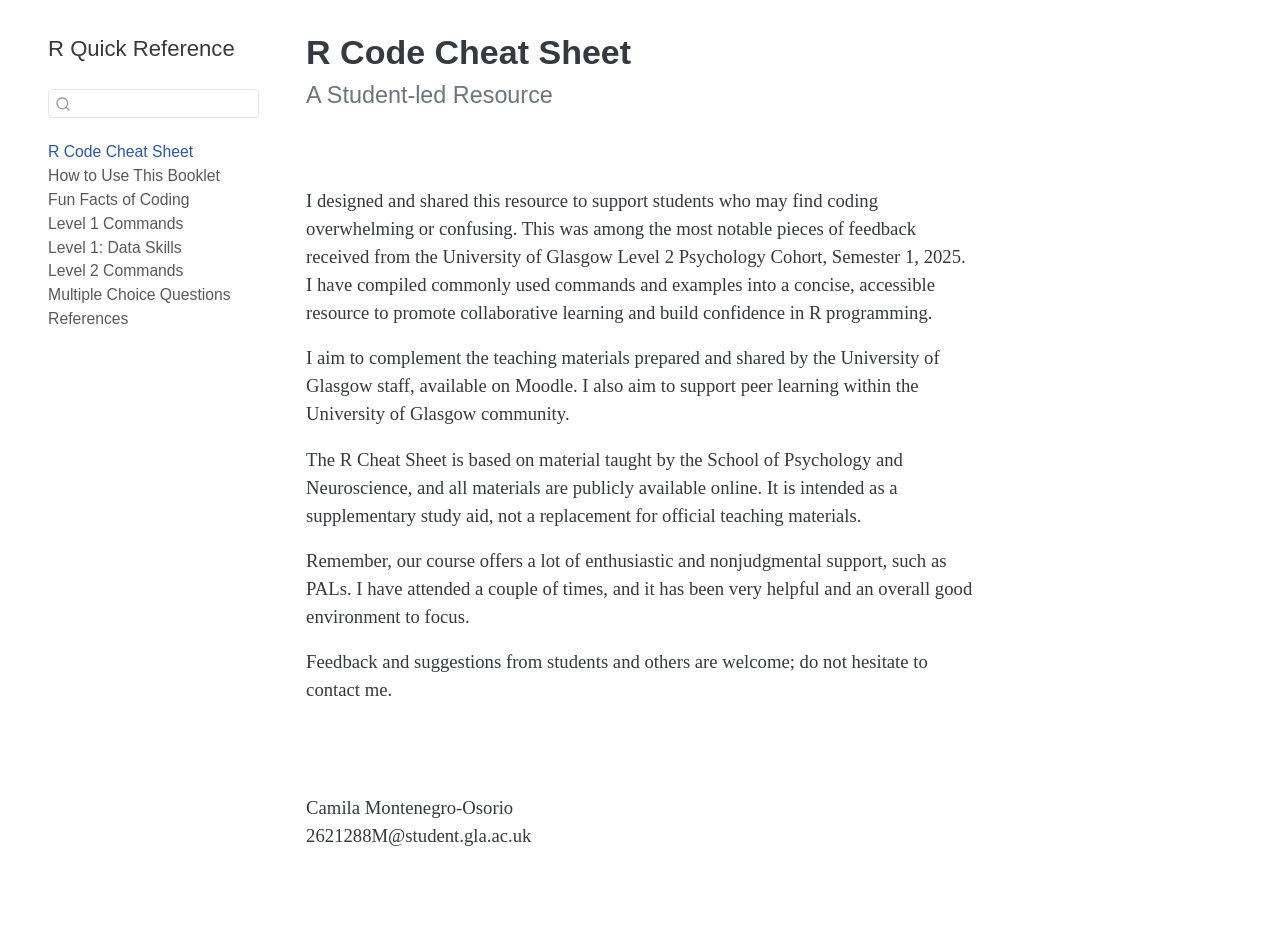
<file: docs/index.html>
<!DOCTYPE html>
<html xmlns="http://www.w3.org/1999/xhtml" lang="en" xml:lang="en"><head>

<meta charset="utf-8">
<meta name="generator" content="quarto-1.10.18">

<meta name="viewport" content="width=device-width, initial-scale=1.0, user-scalable=yes">


<title>R Code Cheat Sheet – R Quick Reference</title>
<style>
/* Default styles provided by pandoc.
** See https://pandoc.org/MANUAL.html#variables-for-html for config info.
*/
span.smallcaps{font-variant: small-caps;}
div.columns{display: flex; gap: 1.5em;}
div.column{flex: auto;}
@media screen {
div.columns{gap: min(4vw, 1.5em);}
div.column{overflow-x: auto;}
}
div.hanging-indent{margin-left: 1.5em; text-indent: -1.5em;}
ul.task-list{list-style: none;}
ul.task-list li input[type="checkbox"] {
  width: 0.8em;
  margin: 0 0.8em 0.2em -1em; /* quarto-specific, see https://github.com/quarto-dev/quarto-cli/issues/4556 */ 
  vertical-align: middle;
}
</style>


<script src="site_libs/quarto-nav/quarto-nav.js"></script>
<script src="site_libs/quarto-nav/headroom.min.js"></script>
<script src="site_libs/clipboard/clipboard.min.js"></script>
<script src="site_libs/quarto-search/autocomplete.umd.js"></script>
<script src="site_libs/quarto-search/fuse.min.js"></script>
<script src="site_libs/quarto-search/quarto-search.js"></script>
<meta name="quarto:offset" content="./">
<script src="site_libs/quarto-html/quarto.js" type="module"></script>
<script src="site_libs/quarto-html/tabsets/tabsets.js" type="module"></script>
<script src="site_libs/quarto-html/popper.min.js"></script>
<script src="site_libs/quarto-html/tippy.umd.min.js"></script>
<script src="site_libs/quarto-html/anchor.min.js"></script>
<link href="site_libs/quarto-html/tippy.css" rel="stylesheet">
<link href="site_libs/quarto-html/quarto-syntax-highlighting-64a204ab8560d761af7679ceaba22944.css" rel="stylesheet" id="quarto-text-highlighting-styles">
<script src="site_libs/bootstrap/bootstrap.min.js"></script>
<link href="site_libs/bootstrap/bootstrap-icons.css" rel="stylesheet">
<link href="site_libs/bootstrap/bootstrap-e5f91ad3aecf1eb9d35c53ff38ad6c57.min.css" rel="stylesheet" append-hash="true" id="quarto-bootstrap" data-mode="light">
<script id="quarto-search-options" type="application/json">{
  "location": "sidebar",
  "copy-button": false,
  "collapse-after": 3,
  "panel-placement": "start",
  "type": "textbox",
  "limit": 50,
  "keyboard-shortcut": [
    "f",
    "/",
    "s"
  ],
  "show-item-context": false,
  "language": {
    "search-no-results-text": "No results",
    "search-matching-documents-text": "matching documents",
    "search-copy-link-title": "Copy link to search",
    "search-hide-matches-text": "Hide additional matches",
    "search-more-match-text": "more match in this document",
    "search-more-matches-text": "more matches in this document",
    "search-clear-button-title": "Clear",
    "search-text-placeholder": "",
    "search-detached-cancel-button-title": "Cancel",
    "search-submit-button-title": "Submit",
    "search-label": "Search"
  }
}</script>


<link rel="stylesheet" href="styles.css">
</head>

<body class="nav-sidebar floating quarto-light">

<div id="quarto-search-results"></div>
  <header id="quarto-header" class="headroom fixed-top">
  <nav class="quarto-secondary-nav">
    <div class="container-fluid d-flex">
      <button type="button" class="quarto-btn-toggle btn" data-bs-toggle="collapse" role="button" data-bs-target=".quarto-sidebar-collapse-item" aria-controls="quarto-sidebar" aria-expanded="false" aria-label="Toggle sidebar navigation" onclick="if (window.quartoToggleHeadroom) { window.quartoToggleHeadroom(); }">
        <i class="bi bi-layout-text-sidebar-reverse"></i>
      </button>
        <nav class="quarto-page-breadcrumbs" aria-label="breadcrumb"><ol class="breadcrumb"><li class="breadcrumb-item"><a href="./index.html">R Code Cheat Sheet</a></li></ol></nav>
        <a class="flex-grow-1" role="navigation" data-bs-toggle="collapse" data-bs-target=".quarto-sidebar-collapse-item" aria-controls="quarto-sidebar" aria-expanded="false" aria-label="Toggle sidebar navigation" onclick="if (window.quartoToggleHeadroom) { window.quartoToggleHeadroom(); }">      
        </a>
      <button type="button" class="btn quarto-search-button" aria-label="Search" onclick="window.quartoOpenSearch();">
        <i class="bi bi-search"></i>
      </button>
    </div>
  </nav>
</header>
<!-- content -->
<div id="quarto-content" class="quarto-container page-columns page-rows-contents page-layout-article">
<!-- sidebar -->
  <nav id="quarto-sidebar" class="sidebar collapse collapse-horizontal quarto-sidebar-collapse-item sidebar-navigation floating overflow-auto">
    <div class="pt-lg-2 mt-2 text-left sidebar-header">
    <div class="sidebar-title mb-0 py-0">
      <a href="./">R Quick Reference</a> 
    </div>
      </div>
        <div class="mt-2 flex-shrink-0 align-items-center">
        <div class="sidebar-search">
        <div id="quarto-search" class="" title="Search"></div>
        </div>
        </div>
    <div class="sidebar-menu-container"> 
    <ul class="list-unstyled mt-1">
        <li class="sidebar-item">
  <div class="sidebar-item-container"> 
  <a href="./index.html" class="sidebar-item-text sidebar-link active">
 <span class="menu-text">R Code Cheat Sheet</span></a>
  </div>
</li>
        <li class="sidebar-item">
  <div class="sidebar-item-container"> 
  <a href="./websiteaim.html" class="sidebar-item-text sidebar-link">
 <span class="menu-text">How to Use This Booklet</span></a>
  </div>
</li>
        <li class="sidebar-item">
  <div class="sidebar-item-container"> 
  <a href="./funfacts.html" class="sidebar-item-text sidebar-link">
 <span class="menu-text">Fun Facts of Coding</span></a>
  </div>
</li>
        <li class="sidebar-item">
  <div class="sidebar-item-container"> 
  <a href="./level1commands.html" class="sidebar-item-text sidebar-link">
 <span class="menu-text">Level 1 Commands</span></a>
  </div>
</li>
        <li class="sidebar-item">
  <div class="sidebar-item-container"> 
  <a href="./settingup.html" class="sidebar-item-text sidebar-link">
 <span class="menu-text">Level 1: Data Skills</span></a>
  </div>
</li>
        <li class="sidebar-item">
  <div class="sidebar-item-container"> 
  <a href="./level2commands.html" class="sidebar-item-text sidebar-link">
 <span class="menu-text">Level 2 Commands</span></a>
  </div>
</li>
        <li class="sidebar-item">
  <div class="sidebar-item-container"> 
  <a href="./mcq.html" class="sidebar-item-text sidebar-link">
 <span class="menu-text">Multiple Choice Questions</span></a>
  </div>
</li>
        <li class="sidebar-item">
  <div class="sidebar-item-container"> 
  <a href="./references.html" class="sidebar-item-text sidebar-link">
 <span class="menu-text">References</span></a>
  </div>
</li>
    </ul>
    </div>
</nav>
<div id="quarto-sidebar-glass" class="quarto-sidebar-collapse-item" data-bs-toggle="collapse" data-bs-target=".quarto-sidebar-collapse-item"></div>
<!-- margin-sidebar -->
    <div id="quarto-margin-sidebar" class="sidebar margin-sidebar zindex-bottom">
        
    </div>
<!-- main -->
<main class="content" id="quarto-document-content">

<header id="title-block-header" class="quarto-title-block default">
<div class="quarto-title">
<h1 class="title">R Code Cheat Sheet</h1>
<p class="subtitle lead">A Student-led Resource</p>
</div>



<div class="quarto-title-meta">

    
  
    
  </div>
  


</header>


<p><br></p>
<p>I designed and shared this resource to support students who may find coding overwhelming or confusing. This was among the most notable pieces of feedback received from the University of Glasgow Level 2 Psychology Cohort, Semester 1, 2025. I have compiled commonly used commands and examples into a concise, accessible resource to promote collaborative learning and build confidence in R programming.</p>
<p>I aim to complement the teaching materials prepared and shared by the University of Glasgow staff, available on Moodle. I also aim to support peer learning within the University of Glasgow community.</p>
<p>The R Cheat Sheet is based on material taught by the School of Psychology and Neuroscience, and all materials are publicly available online. It is intended as a supplementary study aid, not a replacement for official teaching materials.</p>
<p>Remember, our course offers a lot of enthusiastic and nonjudgmental support, such as PALs. I have attended a couple of times, and it has been very helpful and an overall good environment to focus.</p>
<p>Feedback and suggestions from students and others are welcome; do not hesitate to contact me.</p>
<p><br> <br></p>
<p>Camila Montenegro-Osorio <br> 2621288M@student.gla.ac.uk</p>



</main> <!-- /main -->
<script id="quarto-html-after-body" type="application/javascript">
  window.document.addEventListener("DOMContentLoaded", function (event) {
    const icon = "";
    const anchorJS = new window.AnchorJS();
    anchorJS.options = {
      placement: 'right',
      icon: icon
    };
    anchorJS.add('.anchored');
    const isCodeAnnotation = (el) => {
      for (const clz of el.classList) {
        if (clz.startsWith('code-annotation-')) {                     
          return true;
        }
      }
      return false;
    }
    const onCopySuccess = function(e) {
      // button target
      const button = e.trigger;
      // don't keep focus
      button.blur();
      // flash "checked"
      button.classList.add('code-copy-button-checked');
      var currentTitle = button.getAttribute("title");
      button.setAttribute("title", "Copied!");
      let tooltip;
      if (window.bootstrap) {
        button.setAttribute("data-bs-toggle", "tooltip");
        button.setAttribute("data-bs-placement", "left");
        button.setAttribute("data-bs-title", "Copied!");
        tooltip = new bootstrap.Tooltip(button, 
          { trigger: "manual", 
            customClass: "code-copy-button-tooltip",
            offset: [0, -8]});
        tooltip.show();    
      }
      setTimeout(function() {
        if (tooltip) {
          tooltip.hide();
          button.removeAttribute("data-bs-title");
          button.removeAttribute("data-bs-toggle");
          button.removeAttribute("data-bs-placement");
        }
        button.setAttribute("title", currentTitle);
        button.classList.remove('code-copy-button-checked');
      }, 1000);
      // clear code selection
      e.clearSelection();
    }
    const getTextToCopy = function(trigger) {
      const outerScaffold = trigger.parentElement.cloneNode(true);
      const codeEl = outerScaffold.querySelector('code');
      for (const childEl of codeEl.children) {
        if (isCodeAnnotation(childEl)) {
          childEl.remove();
        }
      }
      return codeEl.innerText;
    }
    const clipboard = new window.ClipboardJS('.code-copy-button:not([data-in-quarto-modal])', {
      text: getTextToCopy
    });
    clipboard.on('success', onCopySuccess);
    if (window.document.getElementById('quarto-embedded-source-code-modal')) {
      const clipboardModal = new window.ClipboardJS('.code-copy-button[data-in-quarto-modal]', {
        text: getTextToCopy,
        container: window.document.getElementById('quarto-embedded-source-code-modal')
      });
      clipboardModal.on('success', onCopySuccess);
    }
      var localhostRegex = new RegExp(/^(?:http|https):\/\/localhost\:?[0-9]*\//);
      var mailtoRegex = new RegExp(/^mailto:/);
        var filterRegex = new RegExp('/' + window.location.host + '/');
      var isInternal = (href) => {
          return filterRegex.test(href) || localhostRegex.test(href) || mailtoRegex.test(href);
      }
      // Inspect non-navigation links and adorn them if external
     var links = window.document.querySelectorAll('a[href]:not(.nav-link):not(.navbar-brand):not(.toc-action):not(.sidebar-link):not(.sidebar-item-toggle):not(.pagination-link):not(.no-external):not([aria-hidden]):not(.dropdown-item):not(.quarto-navigation-tool):not(.about-link)');
      for (var i=0; i<links.length; i++) {
        const link = links[i];
        if (!isInternal(link.href)) {
          // undo the damage that might have been done by quarto-nav.js in the case of
          // links that we want to consider external
          if (link.dataset.originalHref !== undefined) {
            link.href = link.dataset.originalHref;
          }
        }
      }
    function tippyHover(el, contentFn, onTriggerFn, onUntriggerFn) {
      const config = {
        allowHTML: true,
        maxWidth: 500,
        delay: 100,
        arrow: false,
        appendTo: function(el) {
            return el.parentElement;
        },
        interactive: true,
        interactiveBorder: 10,
        theme: 'quarto',
        placement: 'bottom-start',
      };
      if (contentFn) {
        config.content = contentFn;
      }
      if (onTriggerFn) {
        config.onTrigger = onTriggerFn;
      }
      if (onUntriggerFn) {
        config.onUntrigger = onUntriggerFn;
      }
      window.tippy(el, config); 
    }
    const noterefs = window.document.querySelectorAll('a[role="doc-noteref"]');
    for (var i=0; i<noterefs.length; i++) {
      const ref = noterefs[i];
      tippyHover(ref, function() {
        // use id or data attribute instead here
        let href = ref.getAttribute('data-footnote-href') || ref.getAttribute('href');
        try { href = new URL(href).hash; } catch {}
        const id = href.replace(/^#\/?/, "");
        const note = window.document.getElementById(id);
        if (note) {
          return note.innerHTML;
        } else {
          return "";
        }
      });
    }
    const xrefs = window.document.querySelectorAll('a.quarto-xref');
    const processXRef = (id, note) => {
      // Strip column container classes
      const stripColumnClz = (el) => {
        el.classList.remove("page-full", "page-columns");
        if (el.children) {
          for (const child of el.children) {
            stripColumnClz(child);
          }
        }
      }
      stripColumnClz(note)
      if (id === null || id.startsWith('sec-')) {
        // Special case sections, only their first couple elements
        const container = document.createElement("div");
        if (note.children && note.children.length > 2) {
          container.appendChild(note.children[0].cloneNode(true));
          for (let i = 1; i < note.children.length; i++) {
            const child = note.children[i];
            if (child.tagName === "P" && child.innerText === "") {
              continue;
            } else {
              container.appendChild(child.cloneNode(true));
              break;
            }
          }
          if (window.Quarto?.typesetMath) {
            window.Quarto.typesetMath(container);
          }
          return container.innerHTML
        } else {
          if (window.Quarto?.typesetMath) {
            window.Quarto.typesetMath(note);
          }
          return note.innerHTML;
        }
      } else {
        // Remove any anchor links if they are present
        const anchorLink = note.querySelector('a.anchorjs-link');
        if (anchorLink) {
          anchorLink.remove();
        }
        if (window.Quarto?.typesetMath) {
          window.Quarto.typesetMath(note);
        }
        if (note.classList.contains("callout")) {
          return note.outerHTML;
        } else {
          return note.innerHTML;
        }
      }
    }
    for (var i=0; i<xrefs.length; i++) {
      const xref = xrefs[i];
      tippyHover(xref, undefined, function(instance) {
        instance.disable();
        let url = xref.getAttribute('href');
        let hash = undefined; 
        if (url.startsWith('#')) {
          hash = url;
        } else {
          try { hash = new URL(url).hash; } catch {}
        }
        if (hash) {
          const id = hash.replace(/^#\/?/, "");
          const note = window.document.getElementById(id);
          if (note !== null) {
            try {
              const html = processXRef(id, note.cloneNode(true));
              instance.setContent(html);
            } finally {
              instance.enable();
              instance.show();
            }
          } else {
            // See if we can fetch this
            fetch(url.split('#')[0])
            .then(res => res.text())
            .then(html => {
              const parser = new DOMParser();
              const htmlDoc = parser.parseFromString(html, "text/html");
              const note = htmlDoc.getElementById(id);
              if (note !== null) {
                const html = processXRef(id, note);
                instance.setContent(html);
              } 
            }).finally(() => {
              instance.enable();
              instance.show();
            });
          }
        } else {
          // See if we can fetch a full url (with no hash to target)
          // This is a special case and we should probably do some content thinning / targeting
          fetch(url)
          .then(res => res.text())
          .then(html => {
            const parser = new DOMParser();
            const htmlDoc = parser.parseFromString(html, "text/html");
            const note = htmlDoc.querySelector('main.content');
            if (note !== null) {
              // This should only happen for chapter cross references
              // (since there is no id in the URL)
              // remove the first header
              if (note.children.length > 0 && note.children[0].tagName === "HEADER") {
                note.children[0].remove();
              }
              const html = processXRef(null, note);
              instance.setContent(html);
            } 
          }).finally(() => {
            instance.enable();
            instance.show();
          });
        }
      }, function(instance) {
      });
    }
        let selectedAnnoteEl;
        const selectorForAnnotation = ( cell, annotation) => {
          let cellAttr = 'data-code-cell="' + cell + '"';
          let lineAttr = 'data-code-annotation="' +  annotation + '"';
          const selector = 'span[' + cellAttr + '][' + lineAttr + ']';
          return selector;
        }
        const selectCodeLines = (annoteEl) => {
          const doc = window.document;
          const targetCell = annoteEl.getAttribute("data-target-cell");
          const targetAnnotation = annoteEl.getAttribute("data-target-annotation");
          const annoteSpan = window.document.querySelector(selectorForAnnotation(targetCell, targetAnnotation));
          const lines = annoteSpan.getAttribute("data-code-lines").split(",");
          const lineIds = lines.map((line) => {
            return targetCell + "-" + line;
          })
          let top = null;
          let height = null;
          let parent = null;
          if (lineIds.length > 0) {
              //compute the position of the single el (top and bottom and make a div)
              const el = window.document.getElementById(lineIds[0]);
              top = el.offsetTop;
              height = el.offsetHeight;
              parent = el.parentElement.parentElement;
            if (lineIds.length > 1) {
              const lastEl = window.document.getElementById(lineIds[lineIds.length - 1]);
              const bottom = lastEl.offsetTop + lastEl.offsetHeight;
              height = bottom - top;
            }
            if (top !== null && height !== null && parent !== null) {
              // cook up a div (if necessary) and position it 
              let div = window.document.getElementById("code-annotation-line-highlight");
              if (div === null) {
                div = window.document.createElement("div");
                div.setAttribute("id", "code-annotation-line-highlight");
                div.style.position = 'absolute';
                parent.appendChild(div);
              }
              div.style.top = top - 2 + "px";
              div.style.height = height + 4 + "px";
              div.style.left = 0;
              let gutterDiv = window.document.getElementById("code-annotation-line-highlight-gutter");
              if (gutterDiv === null) {
                gutterDiv = window.document.createElement("div");
                gutterDiv.setAttribute("id", "code-annotation-line-highlight-gutter");
                gutterDiv.style.position = 'absolute';
                const codeCell = window.document.getElementById(targetCell);
                const gutter = codeCell.querySelector('.code-annotation-gutter');
                gutter.appendChild(gutterDiv);
              }
              gutterDiv.style.top = top - 2 + "px";
              gutterDiv.style.height = height + 4 + "px";
            }
            selectedAnnoteEl = annoteEl;
          }
        };
        const unselectCodeLines = () => {
          const elementsIds = ["code-annotation-line-highlight", "code-annotation-line-highlight-gutter"];
          elementsIds.forEach((elId) => {
            const div = window.document.getElementById(elId);
            if (div) {
              div.remove();
            }
          });
          selectedAnnoteEl = undefined;
        };
          // Handle positioning of the toggle
      window.addEventListener(
        "resize",
        throttle(() => {
          elRect = undefined;
          if (selectedAnnoteEl) {
            selectCodeLines(selectedAnnoteEl);
          }
        }, 10)
      );
      function throttle(fn, ms) {
      let throttle = false;
      let timer;
        return (...args) => {
          if(!throttle) { // first call gets through
              fn.apply(this, args);
              throttle = true;
          } else { // all the others get throttled
              if(timer) clearTimeout(timer); // cancel #2
              timer = setTimeout(() => {
                fn.apply(this, args);
                timer = throttle = false;
              }, ms);
          }
        };
      }
        // Attach click handler to the DT
        const annoteDls = window.document.querySelectorAll('dt[data-target-cell]');
        for (const annoteDlNode of annoteDls) {
          annoteDlNode.addEventListener('click', (event) => {
            const clickedEl = event.target;
            if (clickedEl !== selectedAnnoteEl) {
              unselectCodeLines();
              const activeEl = window.document.querySelector('dt[data-target-cell].code-annotation-active');
              if (activeEl) {
                activeEl.classList.remove('code-annotation-active');
              }
              selectCodeLines(clickedEl);
              clickedEl.classList.add('code-annotation-active');
            } else {
              // Unselect the line
              unselectCodeLines();
              clickedEl.classList.remove('code-annotation-active');
            }
          });
        }
    const findCites = (el) => {
      const parentEl = el.parentElement;
      if (parentEl) {
        const cites = parentEl.dataset.cites;
        if (cites) {
          return {
            el,
            cites: cites.split(' ')
          };
        } else {
          return findCites(el.parentElement)
        }
      } else {
        return undefined;
      }
    };
    var bibliorefs = window.document.querySelectorAll('a[role="doc-biblioref"]');
    for (var i=0; i<bibliorefs.length; i++) {
      const ref = bibliorefs[i];
      const citeInfo = findCites(ref);
      if (citeInfo) {
        tippyHover(citeInfo.el, function() {
          var popup = window.document.createElement('div');
          citeInfo.cites.forEach(function(cite) {
            var citeDiv = window.document.createElement('div');
            citeDiv.classList.add('hanging-indent');
            citeDiv.classList.add('csl-entry');
            var biblioDiv = window.document.getElementById('ref-' + cite);
            if (biblioDiv) {
              citeDiv.innerHTML = biblioDiv.innerHTML;
            }
            popup.appendChild(citeDiv);
          });
          return popup.innerHTML;
        });
      }
    }
  });
  </script>
</div> <!-- /content -->




</body></html>
</file>
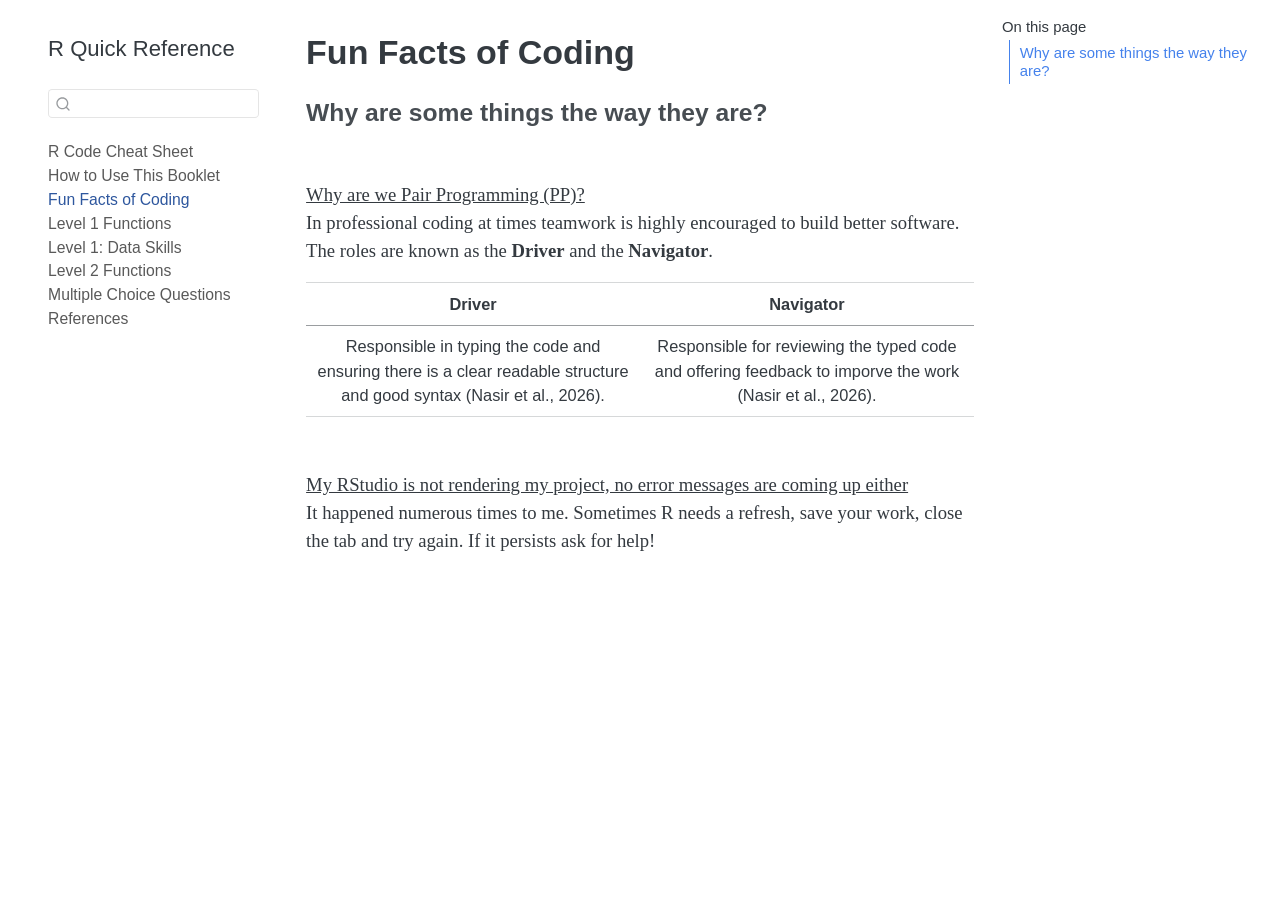
<file: docs/funfacts.html>
<!DOCTYPE html>
<html xmlns="http://www.w3.org/1999/xhtml" lang="en" xml:lang="en"><head>

<meta charset="utf-8">
<meta name="generator" content="quarto-1.10.18">

<meta name="viewport" content="width=device-width, initial-scale=1.0, user-scalable=yes">


<title>Fun Facts of Coding – R Quick Reference</title>
<style>
/* Default styles provided by pandoc.
** See https://pandoc.org/MANUAL.html#variables-for-html for config info.
*/
span.smallcaps{font-variant: small-caps;}
div.columns{display: flex; gap: 1.5em;}
div.column{flex: auto;}
@media screen {
div.columns{gap: min(4vw, 1.5em);}
div.column{overflow-x: auto;}
}
div.hanging-indent{margin-left: 1.5em; text-indent: -1.5em;}
ul.task-list{list-style: none;}
ul.task-list li input[type="checkbox"] {
  width: 0.8em;
  margin: 0 0.8em 0.2em -1em; /* quarto-specific, see https://github.com/quarto-dev/quarto-cli/issues/4556 */ 
  vertical-align: middle;
}
</style>


<script src="site_libs/quarto-nav/quarto-nav.js"></script>
<script src="site_libs/quarto-nav/headroom.min.js"></script>
<script src="site_libs/clipboard/clipboard.min.js"></script>
<script src="site_libs/quarto-search/autocomplete.umd.js"></script>
<script src="site_libs/quarto-search/fuse.min.js"></script>
<script src="site_libs/quarto-search/quarto-search.js"></script>
<meta name="quarto:offset" content="./">
<script src="site_libs/quarto-html/quarto.js" type="module"></script>
<script src="site_libs/quarto-html/tabsets/tabsets.js" type="module"></script>
<script src="site_libs/quarto-html/popper.min.js"></script>
<script src="site_libs/quarto-html/tippy.umd.min.js"></script>
<script src="site_libs/quarto-html/anchor.min.js"></script>
<link href="site_libs/quarto-html/tippy.css" rel="stylesheet">
<link href="site_libs/quarto-html/quarto-syntax-highlighting-64a204ab8560d761af7679ceaba22944.css" rel="stylesheet" id="quarto-text-highlighting-styles">
<script src="site_libs/bootstrap/bootstrap.min.js"></script>
<link href="site_libs/bootstrap/bootstrap-icons.css" rel="stylesheet">
<link href="site_libs/bootstrap/bootstrap-e5f91ad3aecf1eb9d35c53ff38ad6c57.min.css" rel="stylesheet" append-hash="true" id="quarto-bootstrap" data-mode="light">
<script id="quarto-search-options" type="application/json">{
  "location": "sidebar",
  "copy-button": false,
  "collapse-after": 3,
  "panel-placement": "start",
  "type": "textbox",
  "limit": 50,
  "keyboard-shortcut": [
    "f",
    "/",
    "s"
  ],
  "show-item-context": false,
  "language": {
    "search-no-results-text": "No results",
    "search-matching-documents-text": "matching documents",
    "search-copy-link-title": "Copy link to search",
    "search-hide-matches-text": "Hide additional matches",
    "search-more-match-text": "more match in this document",
    "search-more-matches-text": "more matches in this document",
    "search-clear-button-title": "Clear",
    "search-text-placeholder": "",
    "search-detached-cancel-button-title": "Cancel",
    "search-submit-button-title": "Submit",
    "search-label": "Search"
  }
}</script>


<link rel="stylesheet" href="styles.css">
</head>

<body class="nav-sidebar floating quarto-light">

<div id="quarto-search-results"></div>
  <header id="quarto-header" class="headroom fixed-top">
  <nav class="quarto-secondary-nav">
    <div class="container-fluid d-flex">
      <button type="button" class="quarto-btn-toggle btn" data-bs-toggle="collapse" role="button" data-bs-target=".quarto-sidebar-collapse-item" aria-controls="quarto-sidebar" aria-expanded="false" aria-label="Toggle sidebar navigation" onclick="if (window.quartoToggleHeadroom) { window.quartoToggleHeadroom(); }">
        <i class="bi bi-layout-text-sidebar-reverse"></i>
      </button>
        <nav class="quarto-page-breadcrumbs" aria-label="breadcrumb"><ol class="breadcrumb"><li class="breadcrumb-item"><a href="./funfacts.html">Fun Facts of Coding</a></li></ol></nav>
        <a class="flex-grow-1" role="navigation" data-bs-toggle="collapse" data-bs-target=".quarto-sidebar-collapse-item" aria-controls="quarto-sidebar" aria-expanded="false" aria-label="Toggle sidebar navigation" onclick="if (window.quartoToggleHeadroom) { window.quartoToggleHeadroom(); }">      
        </a>
      <button type="button" class="btn quarto-search-button" aria-label="Search" onclick="window.quartoOpenSearch();">
        <i class="bi bi-search"></i>
      </button>
    </div>
  </nav>
</header>
<!-- content -->
<div id="quarto-content" class="quarto-container page-columns page-rows-contents page-layout-article">
<!-- sidebar -->
  <nav id="quarto-sidebar" class="sidebar collapse collapse-horizontal quarto-sidebar-collapse-item sidebar-navigation floating overflow-auto">
    <div class="pt-lg-2 mt-2 text-left sidebar-header">
    <div class="sidebar-title mb-0 py-0">
      <a href="./">R Quick Reference</a> 
    </div>
      </div>
        <div class="mt-2 flex-shrink-0 align-items-center">
        <div class="sidebar-search">
        <div id="quarto-search" class="" title="Search"></div>
        </div>
        </div>
    <div class="sidebar-menu-container"> 
    <ul class="list-unstyled mt-1">
        <li class="sidebar-item">
  <div class="sidebar-item-container"> 
  <a href="./index.html" class="sidebar-item-text sidebar-link">
 <span class="menu-text">R Code Cheat Sheet</span></a>
  </div>
</li>
        <li class="sidebar-item">
  <div class="sidebar-item-container"> 
  <a href="./websiteaim.html" class="sidebar-item-text sidebar-link">
 <span class="menu-text">How to Use This Booklet</span></a>
  </div>
</li>
        <li class="sidebar-item">
  <div class="sidebar-item-container"> 
  <a href="./funfacts.html" class="sidebar-item-text sidebar-link active">
 <span class="menu-text">Fun Facts of Coding</span></a>
  </div>
</li>
        <li class="sidebar-item">
  <div class="sidebar-item-container"> 
  <a href="./level1commands.html" class="sidebar-item-text sidebar-link">
 <span class="menu-text">Level 1 Functions</span></a>
  </div>
</li>
        <li class="sidebar-item">
  <div class="sidebar-item-container"> 
  <a href="./settingup.html" class="sidebar-item-text sidebar-link">
 <span class="menu-text">Level 1: Data Skills</span></a>
  </div>
</li>
        <li class="sidebar-item">
  <div class="sidebar-item-container"> 
  <a href="./level2commands.html" class="sidebar-item-text sidebar-link">
 <span class="menu-text">Level 2 Functions</span></a>
  </div>
</li>
        <li class="sidebar-item">
  <div class="sidebar-item-container"> 
  <a href="./mcq.html" class="sidebar-item-text sidebar-link">
 <span class="menu-text">Multiple Choice Questions</span></a>
  </div>
</li>
        <li class="sidebar-item">
  <div class="sidebar-item-container"> 
  <a href="./references.html" class="sidebar-item-text sidebar-link">
 <span class="menu-text">References</span></a>
  </div>
</li>
    </ul>
    </div>
</nav>
<div id="quarto-sidebar-glass" class="quarto-sidebar-collapse-item" data-bs-toggle="collapse" data-bs-target=".quarto-sidebar-collapse-item"></div>
<!-- margin-sidebar -->
    <div id="quarto-margin-sidebar" class="sidebar margin-sidebar">
        <nav id="TOC" role="doc-toc" class="toc-active">
    <h2 id="toc-title">On this page</h2>
   
  <ul>
  <li><a href="#why-are-some-things-the-way-they-are" id="toc-why-are-some-things-the-way-they-are" class="nav-link active" data-scroll-target="#why-are-some-things-the-way-they-are">Why are some things the way they are?</a></li>
  </ul>
</nav>
    </div>
<!-- main -->
<main class="content" id="quarto-document-content">

<header id="title-block-header" class="quarto-title-block default">
<div class="quarto-title">
<h1 class="title">Fun Facts of Coding</h1>
</div>



<div class="quarto-title-meta">

    
  
    
  </div>
  


</header>


<section id="why-are-some-things-the-way-they-are" class="level3">
<h3 class="anchored" data-anchor-id="why-are-some-things-the-way-they-are">Why are some things the way they are?</h3>
<p><br></p>
<p><u> Why are we Pair Programming (PP)? </u><br> In professional coding at times teamwork is highly encouraged to build better software. The roles are known as the <strong>Driver</strong> and the <strong>Navigator</strong>.</p>
<table class="caption-top table">
<colgroup>
<col style="width: 50%">
<col style="width: 50%">
</colgroup>
<thead>
<tr class="header">
<th style="text-align: center;">Driver</th>
<th style="text-align: center;">Navigator</th>
</tr>
</thead>
<tbody>
<tr class="odd">
<td style="text-align: center;">Responsible in typing the code and ensuring there is a clear readable structure and good syntax (Nasir et al., 2026).</td>
<td style="text-align: center;">Responsible for reviewing the typed code and offering feedback to imporve the work (Nasir et al., 2026).</td>
</tr>
</tbody>
</table>
<p><br></p>
<p><u> My RStudio is not rendering my project, no error messages are coming up either </u><br> It happened numerous times to me. Sometimes R needs a refresh, save your work, close the tab and try again. If it persists ask for help!</p>


</section>

</main> <!-- /main -->
<script id="quarto-html-after-body" type="application/javascript">
  window.document.addEventListener("DOMContentLoaded", function (event) {
    const icon = "";
    const anchorJS = new window.AnchorJS();
    anchorJS.options = {
      placement: 'right',
      icon: icon
    };
    anchorJS.add('.anchored');
    const isCodeAnnotation = (el) => {
      for (const clz of el.classList) {
        if (clz.startsWith('code-annotation-')) {                     
          return true;
        }
      }
      return false;
    }
    const onCopySuccess = function(e) {
      // button target
      const button = e.trigger;
      // don't keep focus
      button.blur();
      // flash "checked"
      button.classList.add('code-copy-button-checked');
      var currentTitle = button.getAttribute("title");
      button.setAttribute("title", "Copied!");
      let tooltip;
      if (window.bootstrap) {
        button.setAttribute("data-bs-toggle", "tooltip");
        button.setAttribute("data-bs-placement", "left");
        button.setAttribute("data-bs-title", "Copied!");
        tooltip = new bootstrap.Tooltip(button, 
          { trigger: "manual", 
            customClass: "code-copy-button-tooltip",
            offset: [0, -8]});
        tooltip.show();    
      }
      setTimeout(function() {
        if (tooltip) {
          tooltip.hide();
          button.removeAttribute("data-bs-title");
          button.removeAttribute("data-bs-toggle");
          button.removeAttribute("data-bs-placement");
        }
        button.setAttribute("title", currentTitle);
        button.classList.remove('code-copy-button-checked');
      }, 1000);
      // clear code selection
      e.clearSelection();
    }
    const getTextToCopy = function(trigger) {
      const outerScaffold = trigger.parentElement.cloneNode(true);
      const codeEl = outerScaffold.querySelector('code');
      for (const childEl of codeEl.children) {
        if (isCodeAnnotation(childEl)) {
          childEl.remove();
        }
      }
      return codeEl.innerText;
    }
    const clipboard = new window.ClipboardJS('.code-copy-button:not([data-in-quarto-modal])', {
      text: getTextToCopy
    });
    clipboard.on('success', onCopySuccess);
    if (window.document.getElementById('quarto-embedded-source-code-modal')) {
      const clipboardModal = new window.ClipboardJS('.code-copy-button[data-in-quarto-modal]', {
        text: getTextToCopy,
        container: window.document.getElementById('quarto-embedded-source-code-modal')
      });
      clipboardModal.on('success', onCopySuccess);
    }
      var localhostRegex = new RegExp(/^(?:http|https):\/\/localhost\:?[0-9]*\//);
      var mailtoRegex = new RegExp(/^mailto:/);
        var filterRegex = new RegExp('/' + window.location.host + '/');
      var isInternal = (href) => {
          return filterRegex.test(href) || localhostRegex.test(href) || mailtoRegex.test(href);
      }
      // Inspect non-navigation links and adorn them if external
     var links = window.document.querySelectorAll('a[href]:not(.nav-link):not(.navbar-brand):not(.toc-action):not(.sidebar-link):not(.sidebar-item-toggle):not(.pagination-link):not(.no-external):not([aria-hidden]):not(.dropdown-item):not(.quarto-navigation-tool):not(.about-link)');
      for (var i=0; i<links.length; i++) {
        const link = links[i];
        if (!isInternal(link.href)) {
          // undo the damage that might have been done by quarto-nav.js in the case of
          // links that we want to consider external
          if (link.dataset.originalHref !== undefined) {
            link.href = link.dataset.originalHref;
          }
        }
      }
    function tippyHover(el, contentFn, onTriggerFn, onUntriggerFn) {
      const config = {
        allowHTML: true,
        maxWidth: 500,
        delay: 100,
        arrow: false,
        appendTo: function(el) {
            return el.parentElement;
        },
        interactive: true,
        interactiveBorder: 10,
        theme: 'quarto',
        placement: 'bottom-start',
      };
      if (contentFn) {
        config.content = contentFn;
      }
      if (onTriggerFn) {
        config.onTrigger = onTriggerFn;
      }
      if (onUntriggerFn) {
        config.onUntrigger = onUntriggerFn;
      }
      window.tippy(el, config); 
    }
    const noterefs = window.document.querySelectorAll('a[role="doc-noteref"]');
    for (var i=0; i<noterefs.length; i++) {
      const ref = noterefs[i];
      tippyHover(ref, function() {
        // use id or data attribute instead here
        let href = ref.getAttribute('data-footnote-href') || ref.getAttribute('href');
        try { href = new URL(href).hash; } catch {}
        const id = href.replace(/^#\/?/, "");
        const note = window.document.getElementById(id);
        if (note) {
          return note.innerHTML;
        } else {
          return "";
        }
      });
    }
    const xrefs = window.document.querySelectorAll('a.quarto-xref');
    const processXRef = (id, note) => {
      // Strip column container classes
      const stripColumnClz = (el) => {
        el.classList.remove("page-full", "page-columns");
        if (el.children) {
          for (const child of el.children) {
            stripColumnClz(child);
          }
        }
      }
      stripColumnClz(note)
      if (id === null || id.startsWith('sec-')) {
        // Special case sections, only their first couple elements
        const container = document.createElement("div");
        if (note.children && note.children.length > 2) {
          container.appendChild(note.children[0].cloneNode(true));
          for (let i = 1; i < note.children.length; i++) {
            const child = note.children[i];
            if (child.tagName === "P" && child.innerText === "") {
              continue;
            } else {
              container.appendChild(child.cloneNode(true));
              break;
            }
          }
          if (window.Quarto?.typesetMath) {
            window.Quarto.typesetMath(container);
          }
          return container.innerHTML
        } else {
          if (window.Quarto?.typesetMath) {
            window.Quarto.typesetMath(note);
          }
          return note.innerHTML;
        }
      } else {
        // Remove any anchor links if they are present
        const anchorLink = note.querySelector('a.anchorjs-link');
        if (anchorLink) {
          anchorLink.remove();
        }
        if (window.Quarto?.typesetMath) {
          window.Quarto.typesetMath(note);
        }
        if (note.classList.contains("callout")) {
          return note.outerHTML;
        } else {
          return note.innerHTML;
        }
      }
    }
    for (var i=0; i<xrefs.length; i++) {
      const xref = xrefs[i];
      tippyHover(xref, undefined, function(instance) {
        instance.disable();
        let url = xref.getAttribute('href');
        let hash = undefined; 
        if (url.startsWith('#')) {
          hash = url;
        } else {
          try { hash = new URL(url).hash; } catch {}
        }
        if (hash) {
          const id = hash.replace(/^#\/?/, "");
          const note = window.document.getElementById(id);
          if (note !== null) {
            try {
              const html = processXRef(id, note.cloneNode(true));
              instance.setContent(html);
            } finally {
              instance.enable();
              instance.show();
            }
          } else {
            // See if we can fetch this
            fetch(url.split('#')[0])
            .then(res => res.text())
            .then(html => {
              const parser = new DOMParser();
              const htmlDoc = parser.parseFromString(html, "text/html");
              const note = htmlDoc.getElementById(id);
              if (note !== null) {
                const html = processXRef(id, note);
                instance.setContent(html);
              } 
            }).finally(() => {
              instance.enable();
              instance.show();
            });
          }
        } else {
          // See if we can fetch a full url (with no hash to target)
          // This is a special case and we should probably do some content thinning / targeting
          fetch(url)
          .then(res => res.text())
          .then(html => {
            const parser = new DOMParser();
            const htmlDoc = parser.parseFromString(html, "text/html");
            const note = htmlDoc.querySelector('main.content');
            if (note !== null) {
              // This should only happen for chapter cross references
              // (since there is no id in the URL)
              // remove the first header
              if (note.children.length > 0 && note.children[0].tagName === "HEADER") {
                note.children[0].remove();
              }
              const html = processXRef(null, note);
              instance.setContent(html);
            } 
          }).finally(() => {
            instance.enable();
            instance.show();
          });
        }
      }, function(instance) {
      });
    }
        let selectedAnnoteEl;
        const selectorForAnnotation = ( cell, annotation) => {
          let cellAttr = 'data-code-cell="' + cell + '"';
          let lineAttr = 'data-code-annotation="' +  annotation + '"';
          const selector = 'span[' + cellAttr + '][' + lineAttr + ']';
          return selector;
        }
        const selectCodeLines = (annoteEl) => {
          const doc = window.document;
          const targetCell = annoteEl.getAttribute("data-target-cell");
          const targetAnnotation = annoteEl.getAttribute("data-target-annotation");
          const annoteSpan = window.document.querySelector(selectorForAnnotation(targetCell, targetAnnotation));
          const lines = annoteSpan.getAttribute("data-code-lines").split(",");
          const lineIds = lines.map((line) => {
            return targetCell + "-" + line;
          })
          let top = null;
          let height = null;
          let parent = null;
          if (lineIds.length > 0) {
              //compute the position of the single el (top and bottom and make a div)
              const el = window.document.getElementById(lineIds[0]);
              top = el.offsetTop;
              height = el.offsetHeight;
              parent = el.parentElement.parentElement;
            if (lineIds.length > 1) {
              const lastEl = window.document.getElementById(lineIds[lineIds.length - 1]);
              const bottom = lastEl.offsetTop + lastEl.offsetHeight;
              height = bottom - top;
            }
            if (top !== null && height !== null && parent !== null) {
              // cook up a div (if necessary) and position it 
              let div = window.document.getElementById("code-annotation-line-highlight");
              if (div === null) {
                div = window.document.createElement("div");
                div.setAttribute("id", "code-annotation-line-highlight");
                div.style.position = 'absolute';
                parent.appendChild(div);
              }
              div.style.top = top - 2 + "px";
              div.style.height = height + 4 + "px";
              div.style.left = 0;
              let gutterDiv = window.document.getElementById("code-annotation-line-highlight-gutter");
              if (gutterDiv === null) {
                gutterDiv = window.document.createElement("div");
                gutterDiv.setAttribute("id", "code-annotation-line-highlight-gutter");
                gutterDiv.style.position = 'absolute';
                const codeCell = window.document.getElementById(targetCell);
                const gutter = codeCell.querySelector('.code-annotation-gutter');
                gutter.appendChild(gutterDiv);
              }
              gutterDiv.style.top = top - 2 + "px";
              gutterDiv.style.height = height + 4 + "px";
            }
            selectedAnnoteEl = annoteEl;
          }
        };
        const unselectCodeLines = () => {
          const elementsIds = ["code-annotation-line-highlight", "code-annotation-line-highlight-gutter"];
          elementsIds.forEach((elId) => {
            const div = window.document.getElementById(elId);
            if (div) {
              div.remove();
            }
          });
          selectedAnnoteEl = undefined;
        };
          // Handle positioning of the toggle
      window.addEventListener(
        "resize",
        throttle(() => {
          elRect = undefined;
          if (selectedAnnoteEl) {
            selectCodeLines(selectedAnnoteEl);
          }
        }, 10)
      );
      function throttle(fn, ms) {
      let throttle = false;
      let timer;
        return (...args) => {
          if(!throttle) { // first call gets through
              fn.apply(this, args);
              throttle = true;
          } else { // all the others get throttled
              if(timer) clearTimeout(timer); // cancel #2
              timer = setTimeout(() => {
                fn.apply(this, args);
                timer = throttle = false;
              }, ms);
          }
        };
      }
        // Attach click handler to the DT
        const annoteDls = window.document.querySelectorAll('dt[data-target-cell]');
        for (const annoteDlNode of annoteDls) {
          annoteDlNode.addEventListener('click', (event) => {
            const clickedEl = event.target;
            if (clickedEl !== selectedAnnoteEl) {
              unselectCodeLines();
              const activeEl = window.document.querySelector('dt[data-target-cell].code-annotation-active');
              if (activeEl) {
                activeEl.classList.remove('code-annotation-active');
              }
              selectCodeLines(clickedEl);
              clickedEl.classList.add('code-annotation-active');
            } else {
              // Unselect the line
              unselectCodeLines();
              clickedEl.classList.remove('code-annotation-active');
            }
          });
        }
    const findCites = (el) => {
      const parentEl = el.parentElement;
      if (parentEl) {
        const cites = parentEl.dataset.cites;
        if (cites) {
          return {
            el,
            cites: cites.split(' ')
          };
        } else {
          return findCites(el.parentElement)
        }
      } else {
        return undefined;
      }
    };
    var bibliorefs = window.document.querySelectorAll('a[role="doc-biblioref"]');
    for (var i=0; i<bibliorefs.length; i++) {
      const ref = bibliorefs[i];
      const citeInfo = findCites(ref);
      if (citeInfo) {
        tippyHover(citeInfo.el, function() {
          var popup = window.document.createElement('div');
          citeInfo.cites.forEach(function(cite) {
            var citeDiv = window.document.createElement('div');
            citeDiv.classList.add('hanging-indent');
            citeDiv.classList.add('csl-entry');
            var biblioDiv = window.document.getElementById('ref-' + cite);
            if (biblioDiv) {
              citeDiv.innerHTML = biblioDiv.innerHTML;
            }
            popup.appendChild(citeDiv);
          });
          return popup.innerHTML;
        });
      }
    }
  });
  </script>
</div> <!-- /content -->




</body></html>
</file>
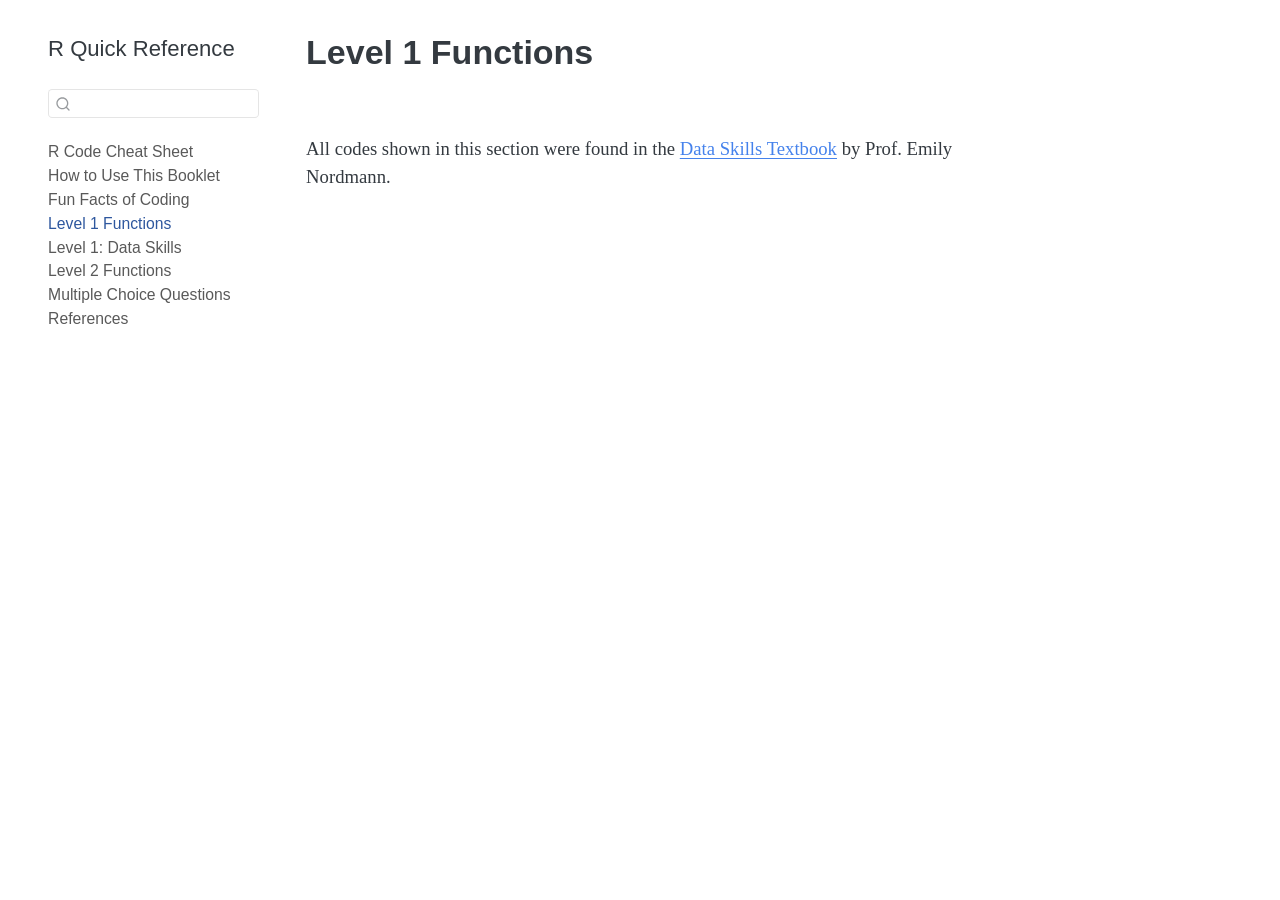
<file: docs/level1commands.html>
<!DOCTYPE html>
<html xmlns="http://www.w3.org/1999/xhtml" lang="en" xml:lang="en"><head>

<meta charset="utf-8">
<meta name="generator" content="quarto-1.10.18">

<meta name="viewport" content="width=device-width, initial-scale=1.0, user-scalable=yes">


<title>Level 1 Functions – R Quick Reference</title>
<style>
/* Default styles provided by pandoc.
** See https://pandoc.org/MANUAL.html#variables-for-html for config info.
*/
span.smallcaps{font-variant: small-caps;}
div.columns{display: flex; gap: 1.5em;}
div.column{flex: auto;}
@media screen {
div.columns{gap: min(4vw, 1.5em);}
div.column{overflow-x: auto;}
}
div.hanging-indent{margin-left: 1.5em; text-indent: -1.5em;}
ul.task-list{list-style: none;}
ul.task-list li input[type="checkbox"] {
  width: 0.8em;
  margin: 0 0.8em 0.2em -1em; /* quarto-specific, see https://github.com/quarto-dev/quarto-cli/issues/4556 */ 
  vertical-align: middle;
}
</style>


<script src="site_libs/quarto-nav/quarto-nav.js"></script>
<script src="site_libs/quarto-nav/headroom.min.js"></script>
<script src="site_libs/clipboard/clipboard.min.js"></script>
<script src="site_libs/quarto-search/autocomplete.umd.js"></script>
<script src="site_libs/quarto-search/fuse.min.js"></script>
<script src="site_libs/quarto-search/quarto-search.js"></script>
<meta name="quarto:offset" content="./">
<script src="site_libs/quarto-html/quarto.js" type="module"></script>
<script src="site_libs/quarto-html/tabsets/tabsets.js" type="module"></script>
<script src="site_libs/quarto-html/popper.min.js"></script>
<script src="site_libs/quarto-html/tippy.umd.min.js"></script>
<script src="site_libs/quarto-html/anchor.min.js"></script>
<link href="site_libs/quarto-html/tippy.css" rel="stylesheet">
<link href="site_libs/quarto-html/quarto-syntax-highlighting-64a204ab8560d761af7679ceaba22944.css" rel="stylesheet" id="quarto-text-highlighting-styles">
<script src="site_libs/bootstrap/bootstrap.min.js"></script>
<link href="site_libs/bootstrap/bootstrap-icons.css" rel="stylesheet">
<link href="site_libs/bootstrap/bootstrap-e5f91ad3aecf1eb9d35c53ff38ad6c57.min.css" rel="stylesheet" append-hash="true" id="quarto-bootstrap" data-mode="light">
<script id="quarto-search-options" type="application/json">{
  "location": "sidebar",
  "copy-button": false,
  "collapse-after": 3,
  "panel-placement": "start",
  "type": "textbox",
  "limit": 50,
  "keyboard-shortcut": [
    "f",
    "/",
    "s"
  ],
  "show-item-context": false,
  "language": {
    "search-no-results-text": "No results",
    "search-matching-documents-text": "matching documents",
    "search-copy-link-title": "Copy link to search",
    "search-hide-matches-text": "Hide additional matches",
    "search-more-match-text": "more match in this document",
    "search-more-matches-text": "more matches in this document",
    "search-clear-button-title": "Clear",
    "search-text-placeholder": "",
    "search-detached-cancel-button-title": "Cancel",
    "search-submit-button-title": "Submit",
    "search-label": "Search"
  }
}</script>


<link rel="stylesheet" href="styles.css">
</head>

<body class="nav-sidebar floating quarto-light">

<div id="quarto-search-results"></div>
  <header id="quarto-header" class="headroom fixed-top">
  <nav class="quarto-secondary-nav">
    <div class="container-fluid d-flex">
      <button type="button" class="quarto-btn-toggle btn" data-bs-toggle="collapse" role="button" data-bs-target=".quarto-sidebar-collapse-item" aria-controls="quarto-sidebar" aria-expanded="false" aria-label="Toggle sidebar navigation" onclick="if (window.quartoToggleHeadroom) { window.quartoToggleHeadroom(); }">
        <i class="bi bi-layout-text-sidebar-reverse"></i>
      </button>
        <nav class="quarto-page-breadcrumbs" aria-label="breadcrumb"><ol class="breadcrumb"><li class="breadcrumb-item"><a href="./level1commands.html">Level 1 Functions</a></li></ol></nav>
        <a class="flex-grow-1" role="navigation" data-bs-toggle="collapse" data-bs-target=".quarto-sidebar-collapse-item" aria-controls="quarto-sidebar" aria-expanded="false" aria-label="Toggle sidebar navigation" onclick="if (window.quartoToggleHeadroom) { window.quartoToggleHeadroom(); }">      
        </a>
      <button type="button" class="btn quarto-search-button" aria-label="Search" onclick="window.quartoOpenSearch();">
        <i class="bi bi-search"></i>
      </button>
    </div>
  </nav>
</header>
<!-- content -->
<div id="quarto-content" class="quarto-container page-columns page-rows-contents page-layout-article">
<!-- sidebar -->
  <nav id="quarto-sidebar" class="sidebar collapse collapse-horizontal quarto-sidebar-collapse-item sidebar-navigation floating overflow-auto">
    <div class="pt-lg-2 mt-2 text-left sidebar-header">
    <div class="sidebar-title mb-0 py-0">
      <a href="./">R Quick Reference</a> 
    </div>
      </div>
        <div class="mt-2 flex-shrink-0 align-items-center">
        <div class="sidebar-search">
        <div id="quarto-search" class="" title="Search"></div>
        </div>
        </div>
    <div class="sidebar-menu-container"> 
    <ul class="list-unstyled mt-1">
        <li class="sidebar-item">
  <div class="sidebar-item-container"> 
  <a href="./index.html" class="sidebar-item-text sidebar-link">
 <span class="menu-text">R Code Cheat Sheet</span></a>
  </div>
</li>
        <li class="sidebar-item">
  <div class="sidebar-item-container"> 
  <a href="./websiteaim.html" class="sidebar-item-text sidebar-link">
 <span class="menu-text">How to Use This Booklet</span></a>
  </div>
</li>
        <li class="sidebar-item">
  <div class="sidebar-item-container"> 
  <a href="./funfacts.html" class="sidebar-item-text sidebar-link">
 <span class="menu-text">Fun Facts of Coding</span></a>
  </div>
</li>
        <li class="sidebar-item">
  <div class="sidebar-item-container"> 
  <a href="./level1commands.html" class="sidebar-item-text sidebar-link active">
 <span class="menu-text">Level 1 Functions</span></a>
  </div>
</li>
        <li class="sidebar-item">
  <div class="sidebar-item-container"> 
  <a href="./settingup.html" class="sidebar-item-text sidebar-link">
 <span class="menu-text">Level 1: Data Skills</span></a>
  </div>
</li>
        <li class="sidebar-item">
  <div class="sidebar-item-container"> 
  <a href="./level2commands.html" class="sidebar-item-text sidebar-link">
 <span class="menu-text">Level 2 Functions</span></a>
  </div>
</li>
        <li class="sidebar-item">
  <div class="sidebar-item-container"> 
  <a href="./mcq.html" class="sidebar-item-text sidebar-link">
 <span class="menu-text">Multiple Choice Questions</span></a>
  </div>
</li>
        <li class="sidebar-item">
  <div class="sidebar-item-container"> 
  <a href="./references.html" class="sidebar-item-text sidebar-link">
 <span class="menu-text">References</span></a>
  </div>
</li>
    </ul>
    </div>
</nav>
<div id="quarto-sidebar-glass" class="quarto-sidebar-collapse-item" data-bs-toggle="collapse" data-bs-target=".quarto-sidebar-collapse-item"></div>
<!-- margin-sidebar -->
    <div id="quarto-margin-sidebar" class="sidebar margin-sidebar zindex-bottom">
        
    </div>
<!-- main -->
<main class="content" id="quarto-document-content">

<header id="title-block-header" class="quarto-title-block default">
<div class="quarto-title">
<h1 class="title">Level 1 Functions</h1>
</div>



<div class="quarto-title-meta">

    
  
    
  </div>
  


</header>


<p><br></p>
<p>All codes shown in this section were found in the <a href="https://psyteachr.github.io/data-skills-v3/index.html">Data Skills Textbook</a> by Prof.&nbsp;Emily Nordmann.</p>



</main> <!-- /main -->
<script id="quarto-html-after-body" type="application/javascript">
  window.document.addEventListener("DOMContentLoaded", function (event) {
    const icon = "";
    const anchorJS = new window.AnchorJS();
    anchorJS.options = {
      placement: 'right',
      icon: icon
    };
    anchorJS.add('.anchored');
    const isCodeAnnotation = (el) => {
      for (const clz of el.classList) {
        if (clz.startsWith('code-annotation-')) {                     
          return true;
        }
      }
      return false;
    }
    const onCopySuccess = function(e) {
      // button target
      const button = e.trigger;
      // don't keep focus
      button.blur();
      // flash "checked"
      button.classList.add('code-copy-button-checked');
      var currentTitle = button.getAttribute("title");
      button.setAttribute("title", "Copied!");
      let tooltip;
      if (window.bootstrap) {
        button.setAttribute("data-bs-toggle", "tooltip");
        button.setAttribute("data-bs-placement", "left");
        button.setAttribute("data-bs-title", "Copied!");
        tooltip = new bootstrap.Tooltip(button, 
          { trigger: "manual", 
            customClass: "code-copy-button-tooltip",
            offset: [0, -8]});
        tooltip.show();    
      }
      setTimeout(function() {
        if (tooltip) {
          tooltip.hide();
          button.removeAttribute("data-bs-title");
          button.removeAttribute("data-bs-toggle");
          button.removeAttribute("data-bs-placement");
        }
        button.setAttribute("title", currentTitle);
        button.classList.remove('code-copy-button-checked');
      }, 1000);
      // clear code selection
      e.clearSelection();
    }
    const getTextToCopy = function(trigger) {
      const outerScaffold = trigger.parentElement.cloneNode(true);
      const codeEl = outerScaffold.querySelector('code');
      for (const childEl of codeEl.children) {
        if (isCodeAnnotation(childEl)) {
          childEl.remove();
        }
      }
      return codeEl.innerText;
    }
    const clipboard = new window.ClipboardJS('.code-copy-button:not([data-in-quarto-modal])', {
      text: getTextToCopy
    });
    clipboard.on('success', onCopySuccess);
    if (window.document.getElementById('quarto-embedded-source-code-modal')) {
      const clipboardModal = new window.ClipboardJS('.code-copy-button[data-in-quarto-modal]', {
        text: getTextToCopy,
        container: window.document.getElementById('quarto-embedded-source-code-modal')
      });
      clipboardModal.on('success', onCopySuccess);
    }
      var localhostRegex = new RegExp(/^(?:http|https):\/\/localhost\:?[0-9]*\//);
      var mailtoRegex = new RegExp(/^mailto:/);
        var filterRegex = new RegExp('/' + window.location.host + '/');
      var isInternal = (href) => {
          return filterRegex.test(href) || localhostRegex.test(href) || mailtoRegex.test(href);
      }
      // Inspect non-navigation links and adorn them if external
     var links = window.document.querySelectorAll('a[href]:not(.nav-link):not(.navbar-brand):not(.toc-action):not(.sidebar-link):not(.sidebar-item-toggle):not(.pagination-link):not(.no-external):not([aria-hidden]):not(.dropdown-item):not(.quarto-navigation-tool):not(.about-link)');
      for (var i=0; i<links.length; i++) {
        const link = links[i];
        if (!isInternal(link.href)) {
          // undo the damage that might have been done by quarto-nav.js in the case of
          // links that we want to consider external
          if (link.dataset.originalHref !== undefined) {
            link.href = link.dataset.originalHref;
          }
        }
      }
    function tippyHover(el, contentFn, onTriggerFn, onUntriggerFn) {
      const config = {
        allowHTML: true,
        maxWidth: 500,
        delay: 100,
        arrow: false,
        appendTo: function(el) {
            return el.parentElement;
        },
        interactive: true,
        interactiveBorder: 10,
        theme: 'quarto',
        placement: 'bottom-start',
      };
      if (contentFn) {
        config.content = contentFn;
      }
      if (onTriggerFn) {
        config.onTrigger = onTriggerFn;
      }
      if (onUntriggerFn) {
        config.onUntrigger = onUntriggerFn;
      }
      window.tippy(el, config); 
    }
    const noterefs = window.document.querySelectorAll('a[role="doc-noteref"]');
    for (var i=0; i<noterefs.length; i++) {
      const ref = noterefs[i];
      tippyHover(ref, function() {
        // use id or data attribute instead here
        let href = ref.getAttribute('data-footnote-href') || ref.getAttribute('href');
        try { href = new URL(href).hash; } catch {}
        const id = href.replace(/^#\/?/, "");
        const note = window.document.getElementById(id);
        if (note) {
          return note.innerHTML;
        } else {
          return "";
        }
      });
    }
    const xrefs = window.document.querySelectorAll('a.quarto-xref');
    const processXRef = (id, note) => {
      // Strip column container classes
      const stripColumnClz = (el) => {
        el.classList.remove("page-full", "page-columns");
        if (el.children) {
          for (const child of el.children) {
            stripColumnClz(child);
          }
        }
      }
      stripColumnClz(note)
      if (id === null || id.startsWith('sec-')) {
        // Special case sections, only their first couple elements
        const container = document.createElement("div");
        if (note.children && note.children.length > 2) {
          container.appendChild(note.children[0].cloneNode(true));
          for (let i = 1; i < note.children.length; i++) {
            const child = note.children[i];
            if (child.tagName === "P" && child.innerText === "") {
              continue;
            } else {
              container.appendChild(child.cloneNode(true));
              break;
            }
          }
          if (window.Quarto?.typesetMath) {
            window.Quarto.typesetMath(container);
          }
          return container.innerHTML
        } else {
          if (window.Quarto?.typesetMath) {
            window.Quarto.typesetMath(note);
          }
          return note.innerHTML;
        }
      } else {
        // Remove any anchor links if they are present
        const anchorLink = note.querySelector('a.anchorjs-link');
        if (anchorLink) {
          anchorLink.remove();
        }
        if (window.Quarto?.typesetMath) {
          window.Quarto.typesetMath(note);
        }
        if (note.classList.contains("callout")) {
          return note.outerHTML;
        } else {
          return note.innerHTML;
        }
      }
    }
    for (var i=0; i<xrefs.length; i++) {
      const xref = xrefs[i];
      tippyHover(xref, undefined, function(instance) {
        instance.disable();
        let url = xref.getAttribute('href');
        let hash = undefined; 
        if (url.startsWith('#')) {
          hash = url;
        } else {
          try { hash = new URL(url).hash; } catch {}
        }
        if (hash) {
          const id = hash.replace(/^#\/?/, "");
          const note = window.document.getElementById(id);
          if (note !== null) {
            try {
              const html = processXRef(id, note.cloneNode(true));
              instance.setContent(html);
            } finally {
              instance.enable();
              instance.show();
            }
          } else {
            // See if we can fetch this
            fetch(url.split('#')[0])
            .then(res => res.text())
            .then(html => {
              const parser = new DOMParser();
              const htmlDoc = parser.parseFromString(html, "text/html");
              const note = htmlDoc.getElementById(id);
              if (note !== null) {
                const html = processXRef(id, note);
                instance.setContent(html);
              } 
            }).finally(() => {
              instance.enable();
              instance.show();
            });
          }
        } else {
          // See if we can fetch a full url (with no hash to target)
          // This is a special case and we should probably do some content thinning / targeting
          fetch(url)
          .then(res => res.text())
          .then(html => {
            const parser = new DOMParser();
            const htmlDoc = parser.parseFromString(html, "text/html");
            const note = htmlDoc.querySelector('main.content');
            if (note !== null) {
              // This should only happen for chapter cross references
              // (since there is no id in the URL)
              // remove the first header
              if (note.children.length > 0 && note.children[0].tagName === "HEADER") {
                note.children[0].remove();
              }
              const html = processXRef(null, note);
              instance.setContent(html);
            } 
          }).finally(() => {
            instance.enable();
            instance.show();
          });
        }
      }, function(instance) {
      });
    }
        let selectedAnnoteEl;
        const selectorForAnnotation = ( cell, annotation) => {
          let cellAttr = 'data-code-cell="' + cell + '"';
          let lineAttr = 'data-code-annotation="' +  annotation + '"';
          const selector = 'span[' + cellAttr + '][' + lineAttr + ']';
          return selector;
        }
        const selectCodeLines = (annoteEl) => {
          const doc = window.document;
          const targetCell = annoteEl.getAttribute("data-target-cell");
          const targetAnnotation = annoteEl.getAttribute("data-target-annotation");
          const annoteSpan = window.document.querySelector(selectorForAnnotation(targetCell, targetAnnotation));
          const lines = annoteSpan.getAttribute("data-code-lines").split(",");
          const lineIds = lines.map((line) => {
            return targetCell + "-" + line;
          })
          let top = null;
          let height = null;
          let parent = null;
          if (lineIds.length > 0) {
              //compute the position of the single el (top and bottom and make a div)
              const el = window.document.getElementById(lineIds[0]);
              top = el.offsetTop;
              height = el.offsetHeight;
              parent = el.parentElement.parentElement;
            if (lineIds.length > 1) {
              const lastEl = window.document.getElementById(lineIds[lineIds.length - 1]);
              const bottom = lastEl.offsetTop + lastEl.offsetHeight;
              height = bottom - top;
            }
            if (top !== null && height !== null && parent !== null) {
              // cook up a div (if necessary) and position it 
              let div = window.document.getElementById("code-annotation-line-highlight");
              if (div === null) {
                div = window.document.createElement("div");
                div.setAttribute("id", "code-annotation-line-highlight");
                div.style.position = 'absolute';
                parent.appendChild(div);
              }
              div.style.top = top - 2 + "px";
              div.style.height = height + 4 + "px";
              div.style.left = 0;
              let gutterDiv = window.document.getElementById("code-annotation-line-highlight-gutter");
              if (gutterDiv === null) {
                gutterDiv = window.document.createElement("div");
                gutterDiv.setAttribute("id", "code-annotation-line-highlight-gutter");
                gutterDiv.style.position = 'absolute';
                const codeCell = window.document.getElementById(targetCell);
                const gutter = codeCell.querySelector('.code-annotation-gutter');
                gutter.appendChild(gutterDiv);
              }
              gutterDiv.style.top = top - 2 + "px";
              gutterDiv.style.height = height + 4 + "px";
            }
            selectedAnnoteEl = annoteEl;
          }
        };
        const unselectCodeLines = () => {
          const elementsIds = ["code-annotation-line-highlight", "code-annotation-line-highlight-gutter"];
          elementsIds.forEach((elId) => {
            const div = window.document.getElementById(elId);
            if (div) {
              div.remove();
            }
          });
          selectedAnnoteEl = undefined;
        };
          // Handle positioning of the toggle
      window.addEventListener(
        "resize",
        throttle(() => {
          elRect = undefined;
          if (selectedAnnoteEl) {
            selectCodeLines(selectedAnnoteEl);
          }
        }, 10)
      );
      function throttle(fn, ms) {
      let throttle = false;
      let timer;
        return (...args) => {
          if(!throttle) { // first call gets through
              fn.apply(this, args);
              throttle = true;
          } else { // all the others get throttled
              if(timer) clearTimeout(timer); // cancel #2
              timer = setTimeout(() => {
                fn.apply(this, args);
                timer = throttle = false;
              }, ms);
          }
        };
      }
        // Attach click handler to the DT
        const annoteDls = window.document.querySelectorAll('dt[data-target-cell]');
        for (const annoteDlNode of annoteDls) {
          annoteDlNode.addEventListener('click', (event) => {
            const clickedEl = event.target;
            if (clickedEl !== selectedAnnoteEl) {
              unselectCodeLines();
              const activeEl = window.document.querySelector('dt[data-target-cell].code-annotation-active');
              if (activeEl) {
                activeEl.classList.remove('code-annotation-active');
              }
              selectCodeLines(clickedEl);
              clickedEl.classList.add('code-annotation-active');
            } else {
              // Unselect the line
              unselectCodeLines();
              clickedEl.classList.remove('code-annotation-active');
            }
          });
        }
    const findCites = (el) => {
      const parentEl = el.parentElement;
      if (parentEl) {
        const cites = parentEl.dataset.cites;
        if (cites) {
          return {
            el,
            cites: cites.split(' ')
          };
        } else {
          return findCites(el.parentElement)
        }
      } else {
        return undefined;
      }
    };
    var bibliorefs = window.document.querySelectorAll('a[role="doc-biblioref"]');
    for (var i=0; i<bibliorefs.length; i++) {
      const ref = bibliorefs[i];
      const citeInfo = findCites(ref);
      if (citeInfo) {
        tippyHover(citeInfo.el, function() {
          var popup = window.document.createElement('div');
          citeInfo.cites.forEach(function(cite) {
            var citeDiv = window.document.createElement('div');
            citeDiv.classList.add('hanging-indent');
            citeDiv.classList.add('csl-entry');
            var biblioDiv = window.document.getElementById('ref-' + cite);
            if (biblioDiv) {
              citeDiv.innerHTML = biblioDiv.innerHTML;
            }
            popup.appendChild(citeDiv);
          });
          return popup.innerHTML;
        });
      }
    }
  });
  </script>
</div> <!-- /content -->




</body></html>
</file>
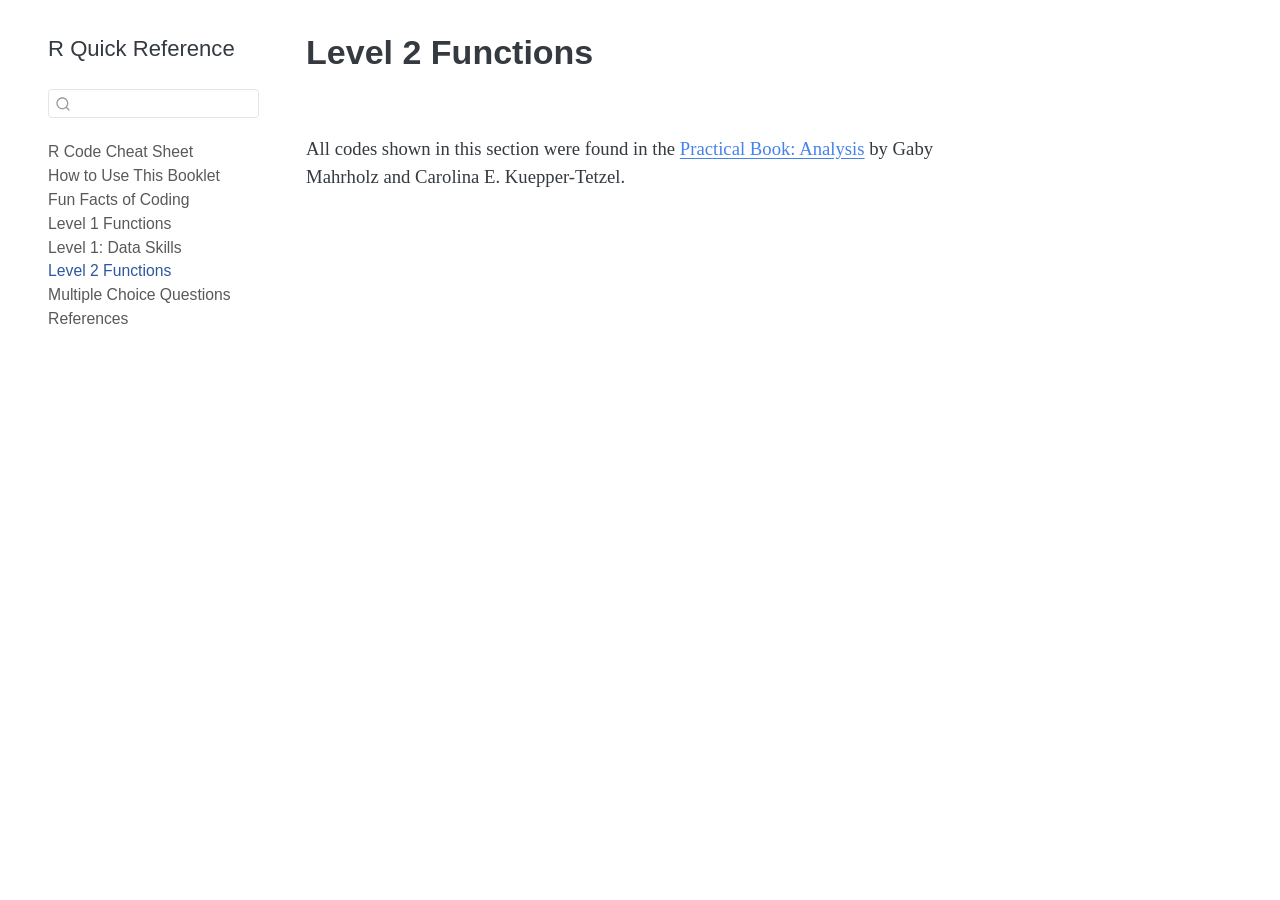
<file: docs/level2commands.html>
<!DOCTYPE html>
<html xmlns="http://www.w3.org/1999/xhtml" lang="en" xml:lang="en"><head>

<meta charset="utf-8">
<meta name="generator" content="quarto-1.10.18">

<meta name="viewport" content="width=device-width, initial-scale=1.0, user-scalable=yes">


<title>Level 2 Functions – R Quick Reference</title>
<style>
/* Default styles provided by pandoc.
** See https://pandoc.org/MANUAL.html#variables-for-html for config info.
*/
span.smallcaps{font-variant: small-caps;}
div.columns{display: flex; gap: 1.5em;}
div.column{flex: auto;}
@media screen {
div.columns{gap: min(4vw, 1.5em);}
div.column{overflow-x: auto;}
}
div.hanging-indent{margin-left: 1.5em; text-indent: -1.5em;}
ul.task-list{list-style: none;}
ul.task-list li input[type="checkbox"] {
  width: 0.8em;
  margin: 0 0.8em 0.2em -1em; /* quarto-specific, see https://github.com/quarto-dev/quarto-cli/issues/4556 */ 
  vertical-align: middle;
}
</style>


<script src="site_libs/quarto-nav/quarto-nav.js"></script>
<script src="site_libs/quarto-nav/headroom.min.js"></script>
<script src="site_libs/clipboard/clipboard.min.js"></script>
<script src="site_libs/quarto-search/autocomplete.umd.js"></script>
<script src="site_libs/quarto-search/fuse.min.js"></script>
<script src="site_libs/quarto-search/quarto-search.js"></script>
<meta name="quarto:offset" content="./">
<script src="site_libs/quarto-html/quarto.js" type="module"></script>
<script src="site_libs/quarto-html/tabsets/tabsets.js" type="module"></script>
<script src="site_libs/quarto-html/popper.min.js"></script>
<script src="site_libs/quarto-html/tippy.umd.min.js"></script>
<script src="site_libs/quarto-html/anchor.min.js"></script>
<link href="site_libs/quarto-html/tippy.css" rel="stylesheet">
<link href="site_libs/quarto-html/quarto-syntax-highlighting-64a204ab8560d761af7679ceaba22944.css" rel="stylesheet" id="quarto-text-highlighting-styles">
<script src="site_libs/bootstrap/bootstrap.min.js"></script>
<link href="site_libs/bootstrap/bootstrap-icons.css" rel="stylesheet">
<link href="site_libs/bootstrap/bootstrap-e5f91ad3aecf1eb9d35c53ff38ad6c57.min.css" rel="stylesheet" append-hash="true" id="quarto-bootstrap" data-mode="light">
<script id="quarto-search-options" type="application/json">{
  "location": "sidebar",
  "copy-button": false,
  "collapse-after": 3,
  "panel-placement": "start",
  "type": "textbox",
  "limit": 50,
  "keyboard-shortcut": [
    "f",
    "/",
    "s"
  ],
  "show-item-context": false,
  "language": {
    "search-no-results-text": "No results",
    "search-matching-documents-text": "matching documents",
    "search-copy-link-title": "Copy link to search",
    "search-hide-matches-text": "Hide additional matches",
    "search-more-match-text": "more match in this document",
    "search-more-matches-text": "more matches in this document",
    "search-clear-button-title": "Clear",
    "search-text-placeholder": "",
    "search-detached-cancel-button-title": "Cancel",
    "search-submit-button-title": "Submit",
    "search-label": "Search"
  }
}</script>


<link rel="stylesheet" href="styles.css">
</head>

<body class="nav-sidebar floating quarto-light">

<div id="quarto-search-results"></div>
  <header id="quarto-header" class="headroom fixed-top">
  <nav class="quarto-secondary-nav">
    <div class="container-fluid d-flex">
      <button type="button" class="quarto-btn-toggle btn" data-bs-toggle="collapse" role="button" data-bs-target=".quarto-sidebar-collapse-item" aria-controls="quarto-sidebar" aria-expanded="false" aria-label="Toggle sidebar navigation" onclick="if (window.quartoToggleHeadroom) { window.quartoToggleHeadroom(); }">
        <i class="bi bi-layout-text-sidebar-reverse"></i>
      </button>
        <nav class="quarto-page-breadcrumbs" aria-label="breadcrumb"><ol class="breadcrumb"><li class="breadcrumb-item"><a href="./level2commands.html">Level 2 Functions</a></li></ol></nav>
        <a class="flex-grow-1" role="navigation" data-bs-toggle="collapse" data-bs-target=".quarto-sidebar-collapse-item" aria-controls="quarto-sidebar" aria-expanded="false" aria-label="Toggle sidebar navigation" onclick="if (window.quartoToggleHeadroom) { window.quartoToggleHeadroom(); }">      
        </a>
      <button type="button" class="btn quarto-search-button" aria-label="Search" onclick="window.quartoOpenSearch();">
        <i class="bi bi-search"></i>
      </button>
    </div>
  </nav>
</header>
<!-- content -->
<div id="quarto-content" class="quarto-container page-columns page-rows-contents page-layout-article">
<!-- sidebar -->
  <nav id="quarto-sidebar" class="sidebar collapse collapse-horizontal quarto-sidebar-collapse-item sidebar-navigation floating overflow-auto">
    <div class="pt-lg-2 mt-2 text-left sidebar-header">
    <div class="sidebar-title mb-0 py-0">
      <a href="./">R Quick Reference</a> 
    </div>
      </div>
        <div class="mt-2 flex-shrink-0 align-items-center">
        <div class="sidebar-search">
        <div id="quarto-search" class="" title="Search"></div>
        </div>
        </div>
    <div class="sidebar-menu-container"> 
    <ul class="list-unstyled mt-1">
        <li class="sidebar-item">
  <div class="sidebar-item-container"> 
  <a href="./index.html" class="sidebar-item-text sidebar-link">
 <span class="menu-text">R Code Cheat Sheet</span></a>
  </div>
</li>
        <li class="sidebar-item">
  <div class="sidebar-item-container"> 
  <a href="./websiteaim.html" class="sidebar-item-text sidebar-link">
 <span class="menu-text">How to Use This Booklet</span></a>
  </div>
</li>
        <li class="sidebar-item">
  <div class="sidebar-item-container"> 
  <a href="./funfacts.html" class="sidebar-item-text sidebar-link">
 <span class="menu-text">Fun Facts of Coding</span></a>
  </div>
</li>
        <li class="sidebar-item">
  <div class="sidebar-item-container"> 
  <a href="./level1commands.html" class="sidebar-item-text sidebar-link">
 <span class="menu-text">Level 1 Functions</span></a>
  </div>
</li>
        <li class="sidebar-item">
  <div class="sidebar-item-container"> 
  <a href="./settingup.html" class="sidebar-item-text sidebar-link">
 <span class="menu-text">Level 1: Data Skills</span></a>
  </div>
</li>
        <li class="sidebar-item">
  <div class="sidebar-item-container"> 
  <a href="./level2commands.html" class="sidebar-item-text sidebar-link active">
 <span class="menu-text">Level 2 Functions</span></a>
  </div>
</li>
        <li class="sidebar-item">
  <div class="sidebar-item-container"> 
  <a href="./mcq.html" class="sidebar-item-text sidebar-link">
 <span class="menu-text">Multiple Choice Questions</span></a>
  </div>
</li>
        <li class="sidebar-item">
  <div class="sidebar-item-container"> 
  <a href="./references.html" class="sidebar-item-text sidebar-link">
 <span class="menu-text">References</span></a>
  </div>
</li>
    </ul>
    </div>
</nav>
<div id="quarto-sidebar-glass" class="quarto-sidebar-collapse-item" data-bs-toggle="collapse" data-bs-target=".quarto-sidebar-collapse-item"></div>
<!-- margin-sidebar -->
    <div id="quarto-margin-sidebar" class="sidebar margin-sidebar zindex-bottom">
        
    </div>
<!-- main -->
<main class="content" id="quarto-document-content">

<header id="title-block-header" class="quarto-title-block default">
<div class="quarto-title">
<h1 class="title">Level 2 Functions</h1>
</div>



<div class="quarto-title-meta">

    
  
    
  </div>
  


</header>


<p><br></p>
<p>All codes shown in this section were found in the <a href="https://psyteachr.github.io/analysis-v4/">Practical Book: Analysis</a> by Gaby Mahrholz and Carolina E. Kuepper-Tetzel.</p>



</main> <!-- /main -->
<script id="quarto-html-after-body" type="application/javascript">
  window.document.addEventListener("DOMContentLoaded", function (event) {
    const icon = "";
    const anchorJS = new window.AnchorJS();
    anchorJS.options = {
      placement: 'right',
      icon: icon
    };
    anchorJS.add('.anchored');
    const isCodeAnnotation = (el) => {
      for (const clz of el.classList) {
        if (clz.startsWith('code-annotation-')) {                     
          return true;
        }
      }
      return false;
    }
    const onCopySuccess = function(e) {
      // button target
      const button = e.trigger;
      // don't keep focus
      button.blur();
      // flash "checked"
      button.classList.add('code-copy-button-checked');
      var currentTitle = button.getAttribute("title");
      button.setAttribute("title", "Copied!");
      let tooltip;
      if (window.bootstrap) {
        button.setAttribute("data-bs-toggle", "tooltip");
        button.setAttribute("data-bs-placement", "left");
        button.setAttribute("data-bs-title", "Copied!");
        tooltip = new bootstrap.Tooltip(button, 
          { trigger: "manual", 
            customClass: "code-copy-button-tooltip",
            offset: [0, -8]});
        tooltip.show();    
      }
      setTimeout(function() {
        if (tooltip) {
          tooltip.hide();
          button.removeAttribute("data-bs-title");
          button.removeAttribute("data-bs-toggle");
          button.removeAttribute("data-bs-placement");
        }
        button.setAttribute("title", currentTitle);
        button.classList.remove('code-copy-button-checked');
      }, 1000);
      // clear code selection
      e.clearSelection();
    }
    const getTextToCopy = function(trigger) {
      const outerScaffold = trigger.parentElement.cloneNode(true);
      const codeEl = outerScaffold.querySelector('code');
      for (const childEl of codeEl.children) {
        if (isCodeAnnotation(childEl)) {
          childEl.remove();
        }
      }
      return codeEl.innerText;
    }
    const clipboard = new window.ClipboardJS('.code-copy-button:not([data-in-quarto-modal])', {
      text: getTextToCopy
    });
    clipboard.on('success', onCopySuccess);
    if (window.document.getElementById('quarto-embedded-source-code-modal')) {
      const clipboardModal = new window.ClipboardJS('.code-copy-button[data-in-quarto-modal]', {
        text: getTextToCopy,
        container: window.document.getElementById('quarto-embedded-source-code-modal')
      });
      clipboardModal.on('success', onCopySuccess);
    }
      var localhostRegex = new RegExp(/^(?:http|https):\/\/localhost\:?[0-9]*\//);
      var mailtoRegex = new RegExp(/^mailto:/);
        var filterRegex = new RegExp('/' + window.location.host + '/');
      var isInternal = (href) => {
          return filterRegex.test(href) || localhostRegex.test(href) || mailtoRegex.test(href);
      }
      // Inspect non-navigation links and adorn them if external
     var links = window.document.querySelectorAll('a[href]:not(.nav-link):not(.navbar-brand):not(.toc-action):not(.sidebar-link):not(.sidebar-item-toggle):not(.pagination-link):not(.no-external):not([aria-hidden]):not(.dropdown-item):not(.quarto-navigation-tool):not(.about-link)');
      for (var i=0; i<links.length; i++) {
        const link = links[i];
        if (!isInternal(link.href)) {
          // undo the damage that might have been done by quarto-nav.js in the case of
          // links that we want to consider external
          if (link.dataset.originalHref !== undefined) {
            link.href = link.dataset.originalHref;
          }
        }
      }
    function tippyHover(el, contentFn, onTriggerFn, onUntriggerFn) {
      const config = {
        allowHTML: true,
        maxWidth: 500,
        delay: 100,
        arrow: false,
        appendTo: function(el) {
            return el.parentElement;
        },
        interactive: true,
        interactiveBorder: 10,
        theme: 'quarto',
        placement: 'bottom-start',
      };
      if (contentFn) {
        config.content = contentFn;
      }
      if (onTriggerFn) {
        config.onTrigger = onTriggerFn;
      }
      if (onUntriggerFn) {
        config.onUntrigger = onUntriggerFn;
      }
      window.tippy(el, config); 
    }
    const noterefs = window.document.querySelectorAll('a[role="doc-noteref"]');
    for (var i=0; i<noterefs.length; i++) {
      const ref = noterefs[i];
      tippyHover(ref, function() {
        // use id or data attribute instead here
        let href = ref.getAttribute('data-footnote-href') || ref.getAttribute('href');
        try { href = new URL(href).hash; } catch {}
        const id = href.replace(/^#\/?/, "");
        const note = window.document.getElementById(id);
        if (note) {
          return note.innerHTML;
        } else {
          return "";
        }
      });
    }
    const xrefs = window.document.querySelectorAll('a.quarto-xref');
    const processXRef = (id, note) => {
      // Strip column container classes
      const stripColumnClz = (el) => {
        el.classList.remove("page-full", "page-columns");
        if (el.children) {
          for (const child of el.children) {
            stripColumnClz(child);
          }
        }
      }
      stripColumnClz(note)
      if (id === null || id.startsWith('sec-')) {
        // Special case sections, only their first couple elements
        const container = document.createElement("div");
        if (note.children && note.children.length > 2) {
          container.appendChild(note.children[0].cloneNode(true));
          for (let i = 1; i < note.children.length; i++) {
            const child = note.children[i];
            if (child.tagName === "P" && child.innerText === "") {
              continue;
            } else {
              container.appendChild(child.cloneNode(true));
              break;
            }
          }
          if (window.Quarto?.typesetMath) {
            window.Quarto.typesetMath(container);
          }
          return container.innerHTML
        } else {
          if (window.Quarto?.typesetMath) {
            window.Quarto.typesetMath(note);
          }
          return note.innerHTML;
        }
      } else {
        // Remove any anchor links if they are present
        const anchorLink = note.querySelector('a.anchorjs-link');
        if (anchorLink) {
          anchorLink.remove();
        }
        if (window.Quarto?.typesetMath) {
          window.Quarto.typesetMath(note);
        }
        if (note.classList.contains("callout")) {
          return note.outerHTML;
        } else {
          return note.innerHTML;
        }
      }
    }
    for (var i=0; i<xrefs.length; i++) {
      const xref = xrefs[i];
      tippyHover(xref, undefined, function(instance) {
        instance.disable();
        let url = xref.getAttribute('href');
        let hash = undefined; 
        if (url.startsWith('#')) {
          hash = url;
        } else {
          try { hash = new URL(url).hash; } catch {}
        }
        if (hash) {
          const id = hash.replace(/^#\/?/, "");
          const note = window.document.getElementById(id);
          if (note !== null) {
            try {
              const html = processXRef(id, note.cloneNode(true));
              instance.setContent(html);
            } finally {
              instance.enable();
              instance.show();
            }
          } else {
            // See if we can fetch this
            fetch(url.split('#')[0])
            .then(res => res.text())
            .then(html => {
              const parser = new DOMParser();
              const htmlDoc = parser.parseFromString(html, "text/html");
              const note = htmlDoc.getElementById(id);
              if (note !== null) {
                const html = processXRef(id, note);
                instance.setContent(html);
              } 
            }).finally(() => {
              instance.enable();
              instance.show();
            });
          }
        } else {
          // See if we can fetch a full url (with no hash to target)
          // This is a special case and we should probably do some content thinning / targeting
          fetch(url)
          .then(res => res.text())
          .then(html => {
            const parser = new DOMParser();
            const htmlDoc = parser.parseFromString(html, "text/html");
            const note = htmlDoc.querySelector('main.content');
            if (note !== null) {
              // This should only happen for chapter cross references
              // (since there is no id in the URL)
              // remove the first header
              if (note.children.length > 0 && note.children[0].tagName === "HEADER") {
                note.children[0].remove();
              }
              const html = processXRef(null, note);
              instance.setContent(html);
            } 
          }).finally(() => {
            instance.enable();
            instance.show();
          });
        }
      }, function(instance) {
      });
    }
        let selectedAnnoteEl;
        const selectorForAnnotation = ( cell, annotation) => {
          let cellAttr = 'data-code-cell="' + cell + '"';
          let lineAttr = 'data-code-annotation="' +  annotation + '"';
          const selector = 'span[' + cellAttr + '][' + lineAttr + ']';
          return selector;
        }
        const selectCodeLines = (annoteEl) => {
          const doc = window.document;
          const targetCell = annoteEl.getAttribute("data-target-cell");
          const targetAnnotation = annoteEl.getAttribute("data-target-annotation");
          const annoteSpan = window.document.querySelector(selectorForAnnotation(targetCell, targetAnnotation));
          const lines = annoteSpan.getAttribute("data-code-lines").split(",");
          const lineIds = lines.map((line) => {
            return targetCell + "-" + line;
          })
          let top = null;
          let height = null;
          let parent = null;
          if (lineIds.length > 0) {
              //compute the position of the single el (top and bottom and make a div)
              const el = window.document.getElementById(lineIds[0]);
              top = el.offsetTop;
              height = el.offsetHeight;
              parent = el.parentElement.parentElement;
            if (lineIds.length > 1) {
              const lastEl = window.document.getElementById(lineIds[lineIds.length - 1]);
              const bottom = lastEl.offsetTop + lastEl.offsetHeight;
              height = bottom - top;
            }
            if (top !== null && height !== null && parent !== null) {
              // cook up a div (if necessary) and position it 
              let div = window.document.getElementById("code-annotation-line-highlight");
              if (div === null) {
                div = window.document.createElement("div");
                div.setAttribute("id", "code-annotation-line-highlight");
                div.style.position = 'absolute';
                parent.appendChild(div);
              }
              div.style.top = top - 2 + "px";
              div.style.height = height + 4 + "px";
              div.style.left = 0;
              let gutterDiv = window.document.getElementById("code-annotation-line-highlight-gutter");
              if (gutterDiv === null) {
                gutterDiv = window.document.createElement("div");
                gutterDiv.setAttribute("id", "code-annotation-line-highlight-gutter");
                gutterDiv.style.position = 'absolute';
                const codeCell = window.document.getElementById(targetCell);
                const gutter = codeCell.querySelector('.code-annotation-gutter');
                gutter.appendChild(gutterDiv);
              }
              gutterDiv.style.top = top - 2 + "px";
              gutterDiv.style.height = height + 4 + "px";
            }
            selectedAnnoteEl = annoteEl;
          }
        };
        const unselectCodeLines = () => {
          const elementsIds = ["code-annotation-line-highlight", "code-annotation-line-highlight-gutter"];
          elementsIds.forEach((elId) => {
            const div = window.document.getElementById(elId);
            if (div) {
              div.remove();
            }
          });
          selectedAnnoteEl = undefined;
        };
          // Handle positioning of the toggle
      window.addEventListener(
        "resize",
        throttle(() => {
          elRect = undefined;
          if (selectedAnnoteEl) {
            selectCodeLines(selectedAnnoteEl);
          }
        }, 10)
      );
      function throttle(fn, ms) {
      let throttle = false;
      let timer;
        return (...args) => {
          if(!throttle) { // first call gets through
              fn.apply(this, args);
              throttle = true;
          } else { // all the others get throttled
              if(timer) clearTimeout(timer); // cancel #2
              timer = setTimeout(() => {
                fn.apply(this, args);
                timer = throttle = false;
              }, ms);
          }
        };
      }
        // Attach click handler to the DT
        const annoteDls = window.document.querySelectorAll('dt[data-target-cell]');
        for (const annoteDlNode of annoteDls) {
          annoteDlNode.addEventListener('click', (event) => {
            const clickedEl = event.target;
            if (clickedEl !== selectedAnnoteEl) {
              unselectCodeLines();
              const activeEl = window.document.querySelector('dt[data-target-cell].code-annotation-active');
              if (activeEl) {
                activeEl.classList.remove('code-annotation-active');
              }
              selectCodeLines(clickedEl);
              clickedEl.classList.add('code-annotation-active');
            } else {
              // Unselect the line
              unselectCodeLines();
              clickedEl.classList.remove('code-annotation-active');
            }
          });
        }
    const findCites = (el) => {
      const parentEl = el.parentElement;
      if (parentEl) {
        const cites = parentEl.dataset.cites;
        if (cites) {
          return {
            el,
            cites: cites.split(' ')
          };
        } else {
          return findCites(el.parentElement)
        }
      } else {
        return undefined;
      }
    };
    var bibliorefs = window.document.querySelectorAll('a[role="doc-biblioref"]');
    for (var i=0; i<bibliorefs.length; i++) {
      const ref = bibliorefs[i];
      const citeInfo = findCites(ref);
      if (citeInfo) {
        tippyHover(citeInfo.el, function() {
          var popup = window.document.createElement('div');
          citeInfo.cites.forEach(function(cite) {
            var citeDiv = window.document.createElement('div');
            citeDiv.classList.add('hanging-indent');
            citeDiv.classList.add('csl-entry');
            var biblioDiv = window.document.getElementById('ref-' + cite);
            if (biblioDiv) {
              citeDiv.innerHTML = biblioDiv.innerHTML;
            }
            popup.appendChild(citeDiv);
          });
          return popup.innerHTML;
        });
      }
    }
  });
  </script>
</div> <!-- /content -->




</body></html>
</file>
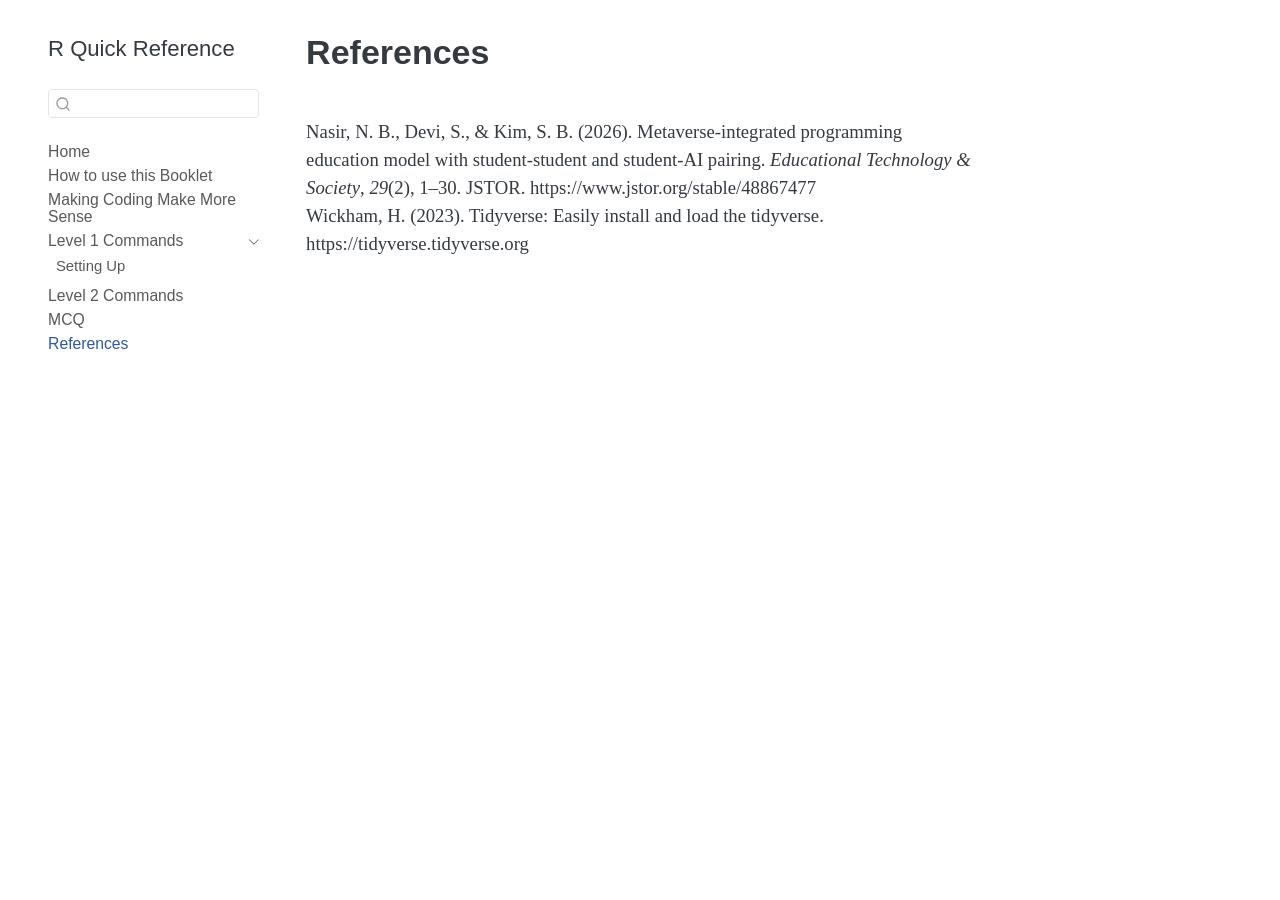
<file: docs/references.html>
<!DOCTYPE html>
<html xmlns="http://www.w3.org/1999/xhtml" lang="en" xml:lang="en"><head>

<meta charset="utf-8">
<meta name="generator" content="quarto-1.10.18">

<meta name="viewport" content="width=device-width, initial-scale=1.0, user-scalable=yes">


<title>References – R Quick Reference</title>
<style>
/* Default styles provided by pandoc.
** See https://pandoc.org/MANUAL.html#variables-for-html for config info.
*/
span.smallcaps{font-variant: small-caps;}
div.columns{display: flex; gap: 1.5em;}
div.column{flex: auto;}
@media screen {
div.columns{gap: min(4vw, 1.5em);}
div.column{overflow-x: auto;}
}
div.hanging-indent{margin-left: 1.5em; text-indent: -1.5em;}
ul.task-list{list-style: none;}
ul.task-list li input[type="checkbox"] {
  width: 0.8em;
  margin: 0 0.8em 0.2em -1em; /* quarto-specific, see https://github.com/quarto-dev/quarto-cli/issues/4556 */ 
  vertical-align: middle;
}
</style>


<script src="site_libs/quarto-nav/quarto-nav.js"></script>
<script src="site_libs/quarto-nav/headroom.min.js"></script>
<script src="site_libs/clipboard/clipboard.min.js"></script>
<script src="site_libs/quarto-search/autocomplete.umd.js"></script>
<script src="site_libs/quarto-search/fuse.min.js"></script>
<script src="site_libs/quarto-search/quarto-search.js"></script>
<meta name="quarto:offset" content="./">
<script src="site_libs/quarto-html/quarto.js" type="module"></script>
<script src="site_libs/quarto-html/tabsets/tabsets.js" type="module"></script>
<script src="site_libs/quarto-html/popper.min.js"></script>
<script src="site_libs/quarto-html/tippy.umd.min.js"></script>
<script src="site_libs/quarto-html/anchor.min.js"></script>
<link href="site_libs/quarto-html/tippy.css" rel="stylesheet">
<link href="site_libs/quarto-html/quarto-syntax-highlighting-64a204ab8560d761af7679ceaba22944.css" rel="stylesheet" id="quarto-text-highlighting-styles">
<script src="site_libs/bootstrap/bootstrap.min.js"></script>
<link href="site_libs/bootstrap/bootstrap-icons.css" rel="stylesheet">
<link href="site_libs/bootstrap/bootstrap-e5f91ad3aecf1eb9d35c53ff38ad6c57.min.css" rel="stylesheet" append-hash="true" id="quarto-bootstrap" data-mode="light">
<script id="quarto-search-options" type="application/json">{
  "location": "sidebar",
  "copy-button": false,
  "collapse-after": 3,
  "panel-placement": "start",
  "type": "textbox",
  "limit": 50,
  "keyboard-shortcut": [
    "f",
    "/",
    "s"
  ],
  "show-item-context": false,
  "language": {
    "search-no-results-text": "No results",
    "search-matching-documents-text": "matching documents",
    "search-copy-link-title": "Copy link to search",
    "search-hide-matches-text": "Hide additional matches",
    "search-more-match-text": "more match in this document",
    "search-more-matches-text": "more matches in this document",
    "search-clear-button-title": "Clear",
    "search-text-placeholder": "",
    "search-detached-cancel-button-title": "Cancel",
    "search-submit-button-title": "Submit",
    "search-label": "Search"
  }
}</script>


<link rel="stylesheet" href="styles.css">
</head>

<body class="nav-sidebar floating quarto-light">

<div id="quarto-search-results"></div>
  <header id="quarto-header" class="headroom fixed-top">
  <nav class="quarto-secondary-nav">
    <div class="container-fluid d-flex">
      <button type="button" class="quarto-btn-toggle btn" data-bs-toggle="collapse" role="button" data-bs-target=".quarto-sidebar-collapse-item" aria-controls="quarto-sidebar" aria-expanded="false" aria-label="Toggle sidebar navigation" onclick="if (window.quartoToggleHeadroom) { window.quartoToggleHeadroom(); }">
        <i class="bi bi-layout-text-sidebar-reverse"></i>
      </button>
        <nav class="quarto-page-breadcrumbs" aria-label="breadcrumb"><ol class="breadcrumb"><li class="breadcrumb-item"><a href="./references.html">References</a></li></ol></nav>
        <a class="flex-grow-1" role="navigation" data-bs-toggle="collapse" data-bs-target=".quarto-sidebar-collapse-item" aria-controls="quarto-sidebar" aria-expanded="false" aria-label="Toggle sidebar navigation" onclick="if (window.quartoToggleHeadroom) { window.quartoToggleHeadroom(); }">      
        </a>
      <button type="button" class="btn quarto-search-button" aria-label="Search" onclick="window.quartoOpenSearch();">
        <i class="bi bi-search"></i>
      </button>
    </div>
  </nav>
</header>
<!-- content -->
<div id="quarto-content" class="quarto-container page-columns page-rows-contents page-layout-article">
<!-- sidebar -->
  <nav id="quarto-sidebar" class="sidebar collapse collapse-horizontal quarto-sidebar-collapse-item sidebar-navigation floating overflow-auto">
    <div class="pt-lg-2 mt-2 text-left sidebar-header">
    <div class="sidebar-title mb-0 py-0">
      <a href="./">R Quick Reference</a> 
    </div>
      </div>
        <div class="mt-2 flex-shrink-0 align-items-center">
        <div class="sidebar-search">
        <div id="quarto-search" class="" title="Search"></div>
        </div>
        </div>
    <div class="sidebar-menu-container"> 
    <ul class="list-unstyled mt-1">
        <li class="sidebar-item">
  <div class="sidebar-item-container"> 
  <a href="./index.html" class="sidebar-item-text sidebar-link">
 <span class="menu-text">Home</span></a>
  </div>
</li>
        <li class="sidebar-item">
  <div class="sidebar-item-container"> 
  <a href="./websiteaim.html" class="sidebar-item-text sidebar-link">
 <span class="menu-text">How to use this Booklet</span></a>
  </div>
</li>
        <li class="sidebar-item">
  <div class="sidebar-item-container"> 
  <a href="./funfacts.html" class="sidebar-item-text sidebar-link">
 <span class="menu-text">Making Coding Make More Sense</span></a>
  </div>
</li>
        <li class="sidebar-item sidebar-item-section">
      <div class="sidebar-item-container"> 
            <a href="./level1commands.html" class="sidebar-item-text sidebar-link">
 <span class="menu-text">Level 1 Commands</span></a>
          <a class="sidebar-item-toggle text-start" data-bs-toggle="collapse" data-bs-target="#" role="navigation" aria-expanded="true" aria-label="Toggle section">
            <i class="bi bi-chevron-right ms-2"></i>
          </a> 
      </div>
      <ul id="" class="collapse list-unstyled sidebar-section depth1 show">  
          <li class="sidebar-item">
  <div class="sidebar-item-container"> 
  <a href="./settingup.html" class="sidebar-item-text sidebar-link">
 <span class="menu-text">Setting Up</span></a>
  </div>
</li>
      </ul>
  </li>
        <li class="sidebar-item">
  <div class="sidebar-item-container"> 
  <a href="./level2commands.html" class="sidebar-item-text sidebar-link">
 <span class="menu-text">Level 2 Commands</span></a>
  </div>
</li>
        <li class="sidebar-item">
  <div class="sidebar-item-container"> 
  <a href="./mcq.html" class="sidebar-item-text sidebar-link">
 <span class="menu-text">MCQ</span></a>
  </div>
</li>
        <li class="sidebar-item">
  <div class="sidebar-item-container"> 
  <a href="./references.html" class="sidebar-item-text sidebar-link active">
 <span class="menu-text">References</span></a>
  </div>
</li>
    </ul>
    </div>
</nav>
<div id="quarto-sidebar-glass" class="quarto-sidebar-collapse-item" data-bs-toggle="collapse" data-bs-target=".quarto-sidebar-collapse-item"></div>
<!-- margin-sidebar -->
    <div id="quarto-margin-sidebar" class="sidebar margin-sidebar zindex-bottom">
        
    </div>
<!-- main -->
<main class="content" id="quarto-document-content">

<header id="title-block-header" class="quarto-title-block default">
<div class="quarto-title">
<h1 class="title">References</h1>
</div>



<div class="quarto-title-meta">

    
  
    
  </div>
  


</header>


<p><br> Nasir, N. B., Devi, S., &amp; Kim, S. B. (2026). Metaverse-integrated programming education model with student-student and student-AI pairing. <em>Educational Technology &amp; Society</em>, <em>29</em>(2), 1–30. JSTOR. https://www.jstor.org/stable/48867477 <br> Wickham, H. (2023). Tidyverse: Easily install and load the tidyverse. https://tidyverse.tidyverse.org</p>



</main> <!-- /main -->
<script id="quarto-html-after-body" type="application/javascript">
  window.document.addEventListener("DOMContentLoaded", function (event) {
    const icon = "";
    const anchorJS = new window.AnchorJS();
    anchorJS.options = {
      placement: 'right',
      icon: icon
    };
    anchorJS.add('.anchored');
    const isCodeAnnotation = (el) => {
      for (const clz of el.classList) {
        if (clz.startsWith('code-annotation-')) {                     
          return true;
        }
      }
      return false;
    }
    const onCopySuccess = function(e) {
      // button target
      const button = e.trigger;
      // don't keep focus
      button.blur();
      // flash "checked"
      button.classList.add('code-copy-button-checked');
      var currentTitle = button.getAttribute("title");
      button.setAttribute("title", "Copied!");
      let tooltip;
      if (window.bootstrap) {
        button.setAttribute("data-bs-toggle", "tooltip");
        button.setAttribute("data-bs-placement", "left");
        button.setAttribute("data-bs-title", "Copied!");
        tooltip = new bootstrap.Tooltip(button, 
          { trigger: "manual", 
            customClass: "code-copy-button-tooltip",
            offset: [0, -8]});
        tooltip.show();    
      }
      setTimeout(function() {
        if (tooltip) {
          tooltip.hide();
          button.removeAttribute("data-bs-title");
          button.removeAttribute("data-bs-toggle");
          button.removeAttribute("data-bs-placement");
        }
        button.setAttribute("title", currentTitle);
        button.classList.remove('code-copy-button-checked');
      }, 1000);
      // clear code selection
      e.clearSelection();
    }
    const getTextToCopy = function(trigger) {
      const outerScaffold = trigger.parentElement.cloneNode(true);
      const codeEl = outerScaffold.querySelector('code');
      for (const childEl of codeEl.children) {
        if (isCodeAnnotation(childEl)) {
          childEl.remove();
        }
      }
      return codeEl.innerText;
    }
    const clipboard = new window.ClipboardJS('.code-copy-button:not([data-in-quarto-modal])', {
      text: getTextToCopy
    });
    clipboard.on('success', onCopySuccess);
    if (window.document.getElementById('quarto-embedded-source-code-modal')) {
      const clipboardModal = new window.ClipboardJS('.code-copy-button[data-in-quarto-modal]', {
        text: getTextToCopy,
        container: window.document.getElementById('quarto-embedded-source-code-modal')
      });
      clipboardModal.on('success', onCopySuccess);
    }
      var localhostRegex = new RegExp(/^(?:http|https):\/\/localhost\:?[0-9]*\//);
      var mailtoRegex = new RegExp(/^mailto:/);
        var filterRegex = new RegExp('/' + window.location.host + '/');
      var isInternal = (href) => {
          return filterRegex.test(href) || localhostRegex.test(href) || mailtoRegex.test(href);
      }
      // Inspect non-navigation links and adorn them if external
     var links = window.document.querySelectorAll('a[href]:not(.nav-link):not(.navbar-brand):not(.toc-action):not(.sidebar-link):not(.sidebar-item-toggle):not(.pagination-link):not(.no-external):not([aria-hidden]):not(.dropdown-item):not(.quarto-navigation-tool):not(.about-link)');
      for (var i=0; i<links.length; i++) {
        const link = links[i];
        if (!isInternal(link.href)) {
          // undo the damage that might have been done by quarto-nav.js in the case of
          // links that we want to consider external
          if (link.dataset.originalHref !== undefined) {
            link.href = link.dataset.originalHref;
          }
        }
      }
    function tippyHover(el, contentFn, onTriggerFn, onUntriggerFn) {
      const config = {
        allowHTML: true,
        maxWidth: 500,
        delay: 100,
        arrow: false,
        appendTo: function(el) {
            return el.parentElement;
        },
        interactive: true,
        interactiveBorder: 10,
        theme: 'quarto',
        placement: 'bottom-start',
      };
      if (contentFn) {
        config.content = contentFn;
      }
      if (onTriggerFn) {
        config.onTrigger = onTriggerFn;
      }
      if (onUntriggerFn) {
        config.onUntrigger = onUntriggerFn;
      }
      window.tippy(el, config); 
    }
    const noterefs = window.document.querySelectorAll('a[role="doc-noteref"]');
    for (var i=0; i<noterefs.length; i++) {
      const ref = noterefs[i];
      tippyHover(ref, function() {
        // use id or data attribute instead here
        let href = ref.getAttribute('data-footnote-href') || ref.getAttribute('href');
        try { href = new URL(href).hash; } catch {}
        const id = href.replace(/^#\/?/, "");
        const note = window.document.getElementById(id);
        if (note) {
          return note.innerHTML;
        } else {
          return "";
        }
      });
    }
    const xrefs = window.document.querySelectorAll('a.quarto-xref');
    const processXRef = (id, note) => {
      // Strip column container classes
      const stripColumnClz = (el) => {
        el.classList.remove("page-full", "page-columns");
        if (el.children) {
          for (const child of el.children) {
            stripColumnClz(child);
          }
        }
      }
      stripColumnClz(note)
      if (id === null || id.startsWith('sec-')) {
        // Special case sections, only their first couple elements
        const container = document.createElement("div");
        if (note.children && note.children.length > 2) {
          container.appendChild(note.children[0].cloneNode(true));
          for (let i = 1; i < note.children.length; i++) {
            const child = note.children[i];
            if (child.tagName === "P" && child.innerText === "") {
              continue;
            } else {
              container.appendChild(child.cloneNode(true));
              break;
            }
          }
          if (window.Quarto?.typesetMath) {
            window.Quarto.typesetMath(container);
          }
          return container.innerHTML
        } else {
          if (window.Quarto?.typesetMath) {
            window.Quarto.typesetMath(note);
          }
          return note.innerHTML;
        }
      } else {
        // Remove any anchor links if they are present
        const anchorLink = note.querySelector('a.anchorjs-link');
        if (anchorLink) {
          anchorLink.remove();
        }
        if (window.Quarto?.typesetMath) {
          window.Quarto.typesetMath(note);
        }
        if (note.classList.contains("callout")) {
          return note.outerHTML;
        } else {
          return note.innerHTML;
        }
      }
    }
    for (var i=0; i<xrefs.length; i++) {
      const xref = xrefs[i];
      tippyHover(xref, undefined, function(instance) {
        instance.disable();
        let url = xref.getAttribute('href');
        let hash = undefined; 
        if (url.startsWith('#')) {
          hash = url;
        } else {
          try { hash = new URL(url).hash; } catch {}
        }
        if (hash) {
          const id = hash.replace(/^#\/?/, "");
          const note = window.document.getElementById(id);
          if (note !== null) {
            try {
              const html = processXRef(id, note.cloneNode(true));
              instance.setContent(html);
            } finally {
              instance.enable();
              instance.show();
            }
          } else {
            // See if we can fetch this
            fetch(url.split('#')[0])
            .then(res => res.text())
            .then(html => {
              const parser = new DOMParser();
              const htmlDoc = parser.parseFromString(html, "text/html");
              const note = htmlDoc.getElementById(id);
              if (note !== null) {
                const html = processXRef(id, note);
                instance.setContent(html);
              } 
            }).finally(() => {
              instance.enable();
              instance.show();
            });
          }
        } else {
          // See if we can fetch a full url (with no hash to target)
          // This is a special case and we should probably do some content thinning / targeting
          fetch(url)
          .then(res => res.text())
          .then(html => {
            const parser = new DOMParser();
            const htmlDoc = parser.parseFromString(html, "text/html");
            const note = htmlDoc.querySelector('main.content');
            if (note !== null) {
              // This should only happen for chapter cross references
              // (since there is no id in the URL)
              // remove the first header
              if (note.children.length > 0 && note.children[0].tagName === "HEADER") {
                note.children[0].remove();
              }
              const html = processXRef(null, note);
              instance.setContent(html);
            } 
          }).finally(() => {
            instance.enable();
            instance.show();
          });
        }
      }, function(instance) {
      });
    }
        let selectedAnnoteEl;
        const selectorForAnnotation = ( cell, annotation) => {
          let cellAttr = 'data-code-cell="' + cell + '"';
          let lineAttr = 'data-code-annotation="' +  annotation + '"';
          const selector = 'span[' + cellAttr + '][' + lineAttr + ']';
          return selector;
        }
        const selectCodeLines = (annoteEl) => {
          const doc = window.document;
          const targetCell = annoteEl.getAttribute("data-target-cell");
          const targetAnnotation = annoteEl.getAttribute("data-target-annotation");
          const annoteSpan = window.document.querySelector(selectorForAnnotation(targetCell, targetAnnotation));
          const lines = annoteSpan.getAttribute("data-code-lines").split(",");
          const lineIds = lines.map((line) => {
            return targetCell + "-" + line;
          })
          let top = null;
          let height = null;
          let parent = null;
          if (lineIds.length > 0) {
              //compute the position of the single el (top and bottom and make a div)
              const el = window.document.getElementById(lineIds[0]);
              top = el.offsetTop;
              height = el.offsetHeight;
              parent = el.parentElement.parentElement;
            if (lineIds.length > 1) {
              const lastEl = window.document.getElementById(lineIds[lineIds.length - 1]);
              const bottom = lastEl.offsetTop + lastEl.offsetHeight;
              height = bottom - top;
            }
            if (top !== null && height !== null && parent !== null) {
              // cook up a div (if necessary) and position it 
              let div = window.document.getElementById("code-annotation-line-highlight");
              if (div === null) {
                div = window.document.createElement("div");
                div.setAttribute("id", "code-annotation-line-highlight");
                div.style.position = 'absolute';
                parent.appendChild(div);
              }
              div.style.top = top - 2 + "px";
              div.style.height = height + 4 + "px";
              div.style.left = 0;
              let gutterDiv = window.document.getElementById("code-annotation-line-highlight-gutter");
              if (gutterDiv === null) {
                gutterDiv = window.document.createElement("div");
                gutterDiv.setAttribute("id", "code-annotation-line-highlight-gutter");
                gutterDiv.style.position = 'absolute';
                const codeCell = window.document.getElementById(targetCell);
                const gutter = codeCell.querySelector('.code-annotation-gutter');
                gutter.appendChild(gutterDiv);
              }
              gutterDiv.style.top = top - 2 + "px";
              gutterDiv.style.height = height + 4 + "px";
            }
            selectedAnnoteEl = annoteEl;
          }
        };
        const unselectCodeLines = () => {
          const elementsIds = ["code-annotation-line-highlight", "code-annotation-line-highlight-gutter"];
          elementsIds.forEach((elId) => {
            const div = window.document.getElementById(elId);
            if (div) {
              div.remove();
            }
          });
          selectedAnnoteEl = undefined;
        };
          // Handle positioning of the toggle
      window.addEventListener(
        "resize",
        throttle(() => {
          elRect = undefined;
          if (selectedAnnoteEl) {
            selectCodeLines(selectedAnnoteEl);
          }
        }, 10)
      );
      function throttle(fn, ms) {
      let throttle = false;
      let timer;
        return (...args) => {
          if(!throttle) { // first call gets through
              fn.apply(this, args);
              throttle = true;
          } else { // all the others get throttled
              if(timer) clearTimeout(timer); // cancel #2
              timer = setTimeout(() => {
                fn.apply(this, args);
                timer = throttle = false;
              }, ms);
          }
        };
      }
        // Attach click handler to the DT
        const annoteDls = window.document.querySelectorAll('dt[data-target-cell]');
        for (const annoteDlNode of annoteDls) {
          annoteDlNode.addEventListener('click', (event) => {
            const clickedEl = event.target;
            if (clickedEl !== selectedAnnoteEl) {
              unselectCodeLines();
              const activeEl = window.document.querySelector('dt[data-target-cell].code-annotation-active');
              if (activeEl) {
                activeEl.classList.remove('code-annotation-active');
              }
              selectCodeLines(clickedEl);
              clickedEl.classList.add('code-annotation-active');
            } else {
              // Unselect the line
              unselectCodeLines();
              clickedEl.classList.remove('code-annotation-active');
            }
          });
        }
    const findCites = (el) => {
      const parentEl = el.parentElement;
      if (parentEl) {
        const cites = parentEl.dataset.cites;
        if (cites) {
          return {
            el,
            cites: cites.split(' ')
          };
        } else {
          return findCites(el.parentElement)
        }
      } else {
        return undefined;
      }
    };
    var bibliorefs = window.document.querySelectorAll('a[role="doc-biblioref"]');
    for (var i=0; i<bibliorefs.length; i++) {
      const ref = bibliorefs[i];
      const citeInfo = findCites(ref);
      if (citeInfo) {
        tippyHover(citeInfo.el, function() {
          var popup = window.document.createElement('div');
          citeInfo.cites.forEach(function(cite) {
            var citeDiv = window.document.createElement('div');
            citeDiv.classList.add('hanging-indent');
            citeDiv.classList.add('csl-entry');
            var biblioDiv = window.document.getElementById('ref-' + cite);
            if (biblioDiv) {
              citeDiv.innerHTML = biblioDiv.innerHTML;
            }
            popup.appendChild(citeDiv);
          });
          return popup.innerHTML;
        });
      }
    }
  });
  </script>
</div> <!-- /content -->




</body></html>
</file>
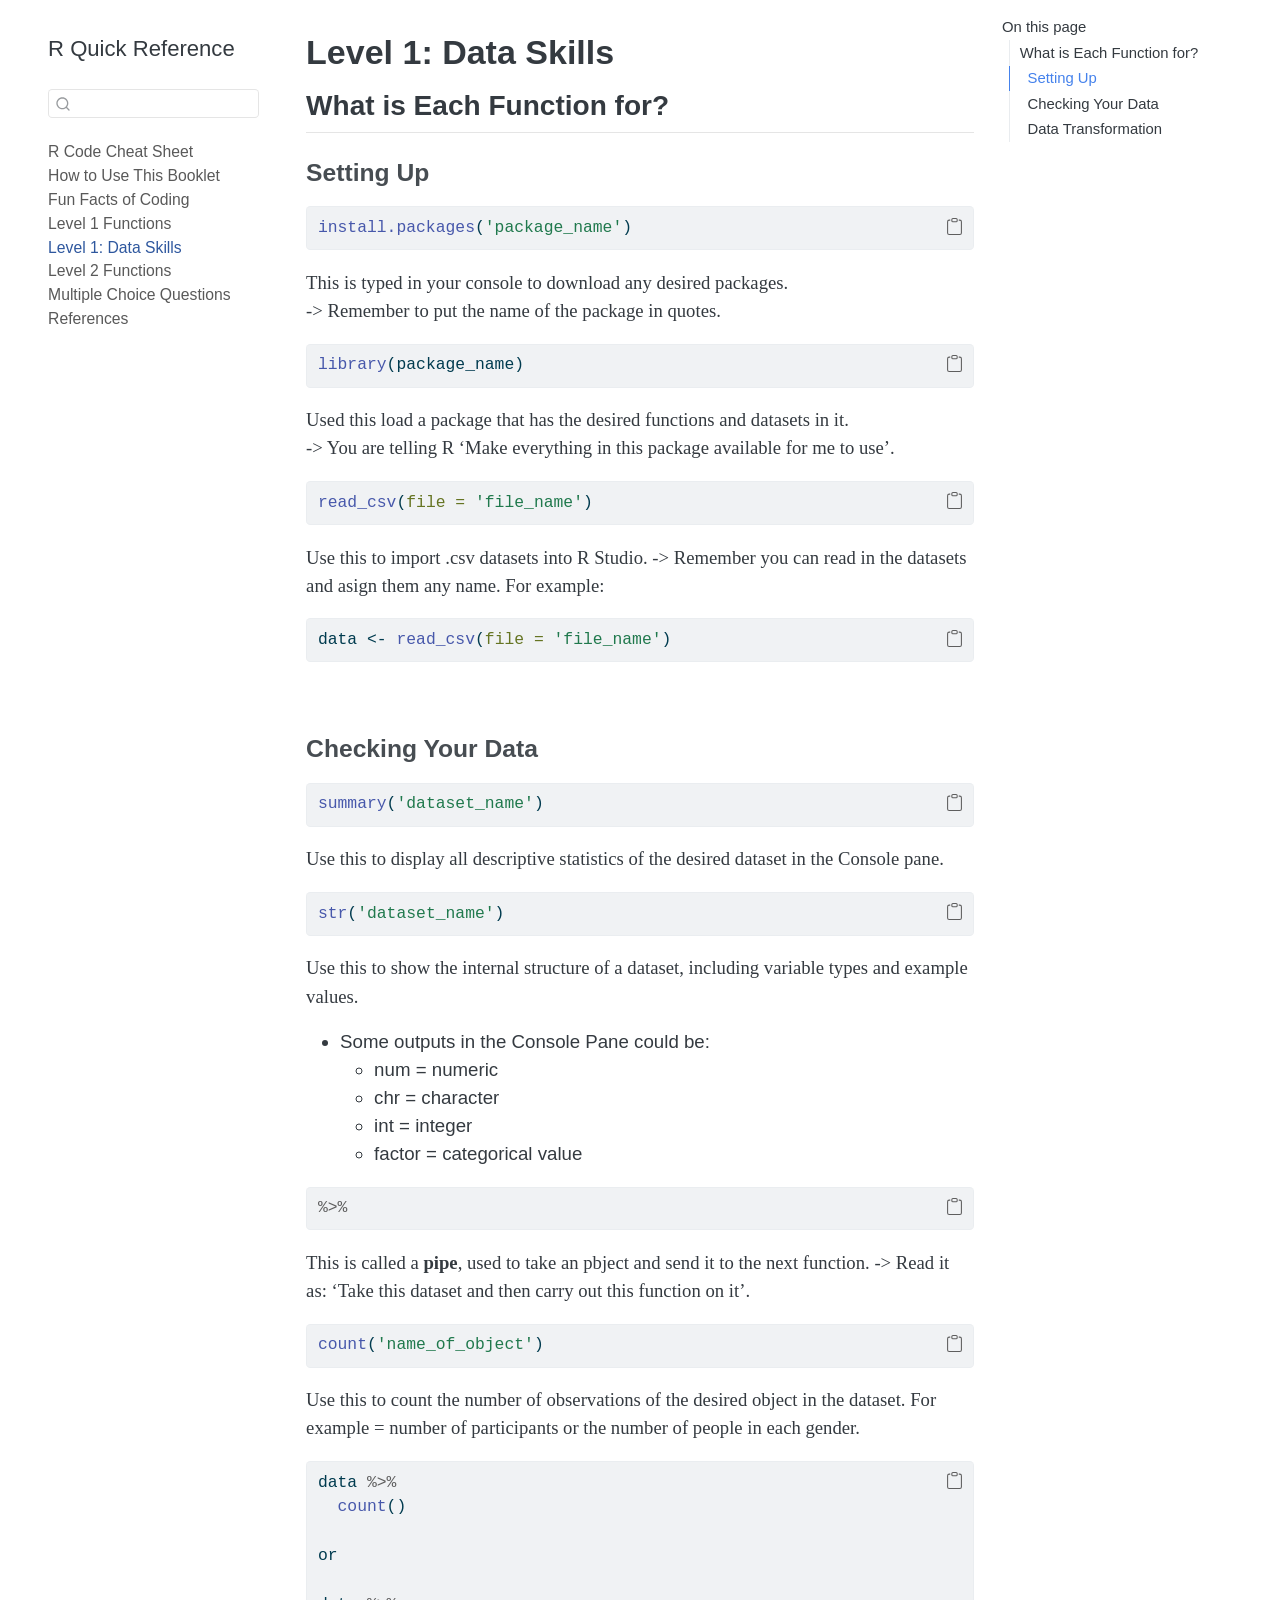
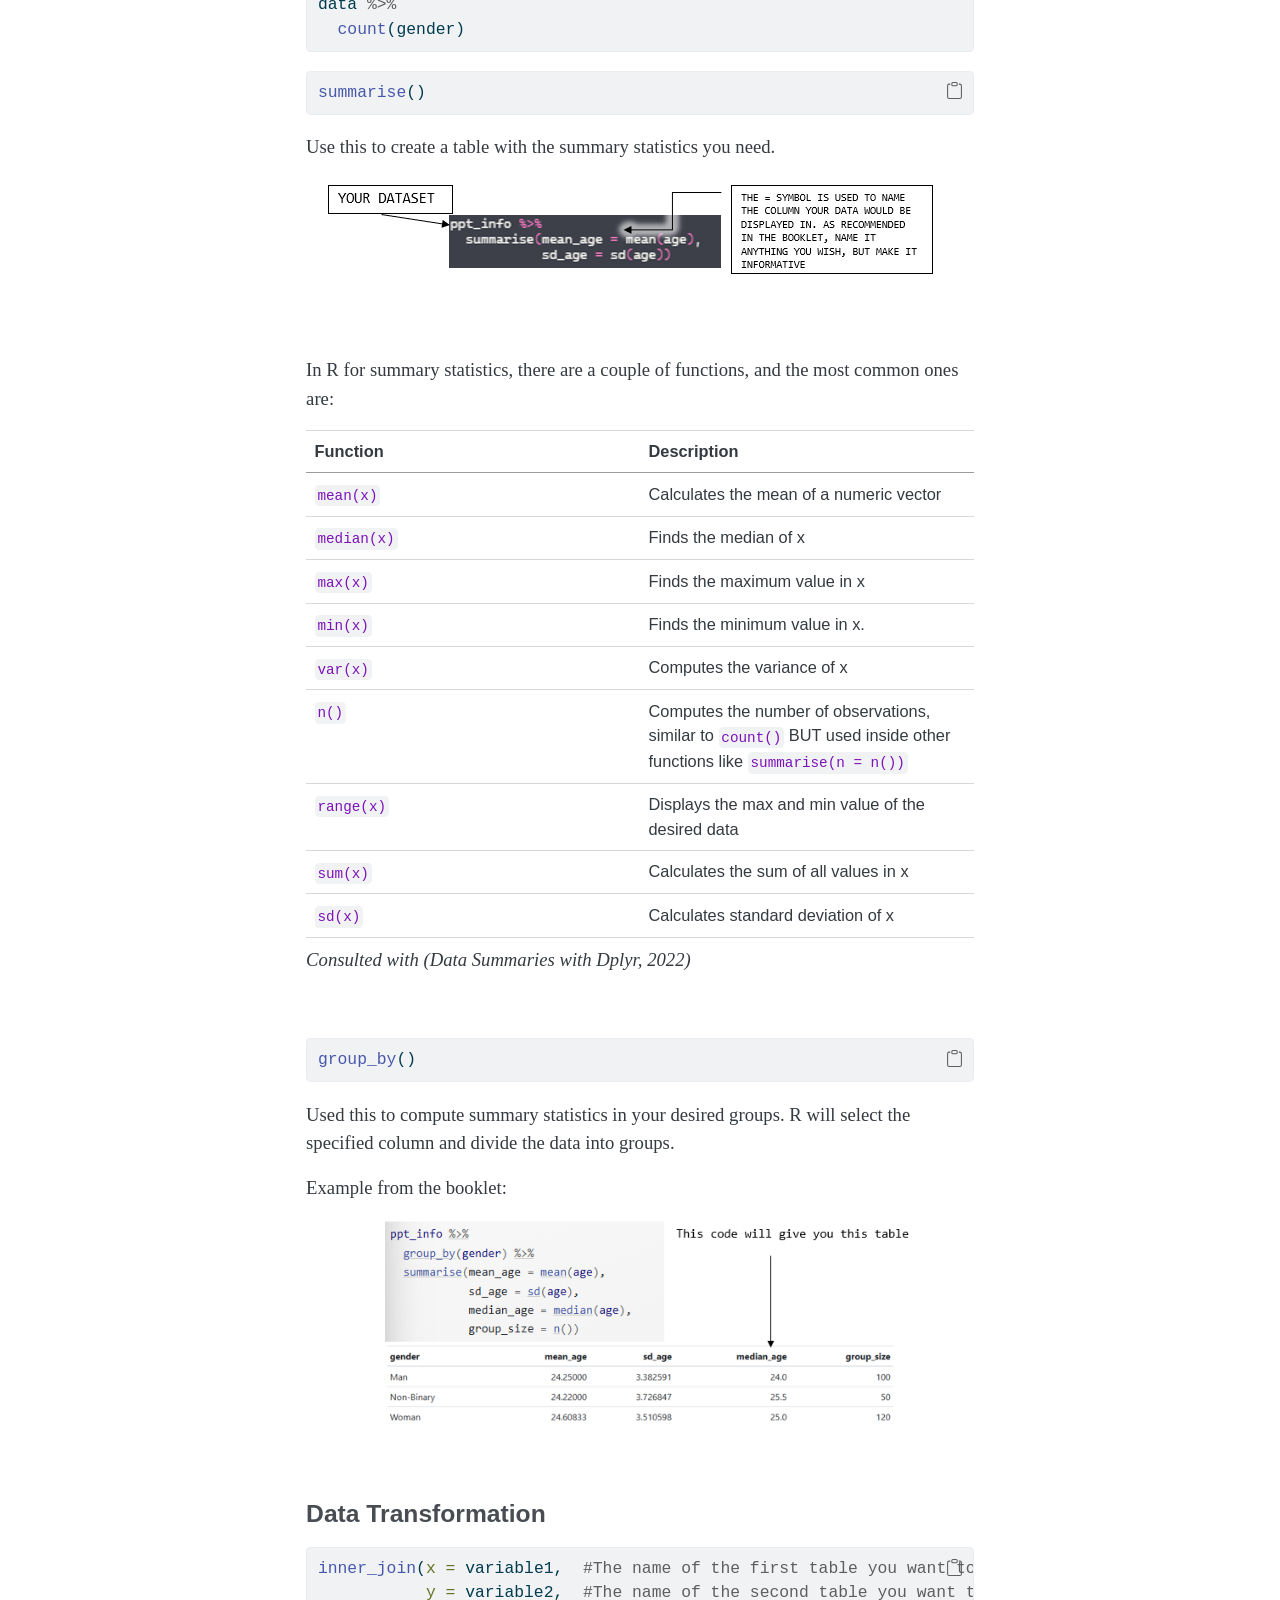
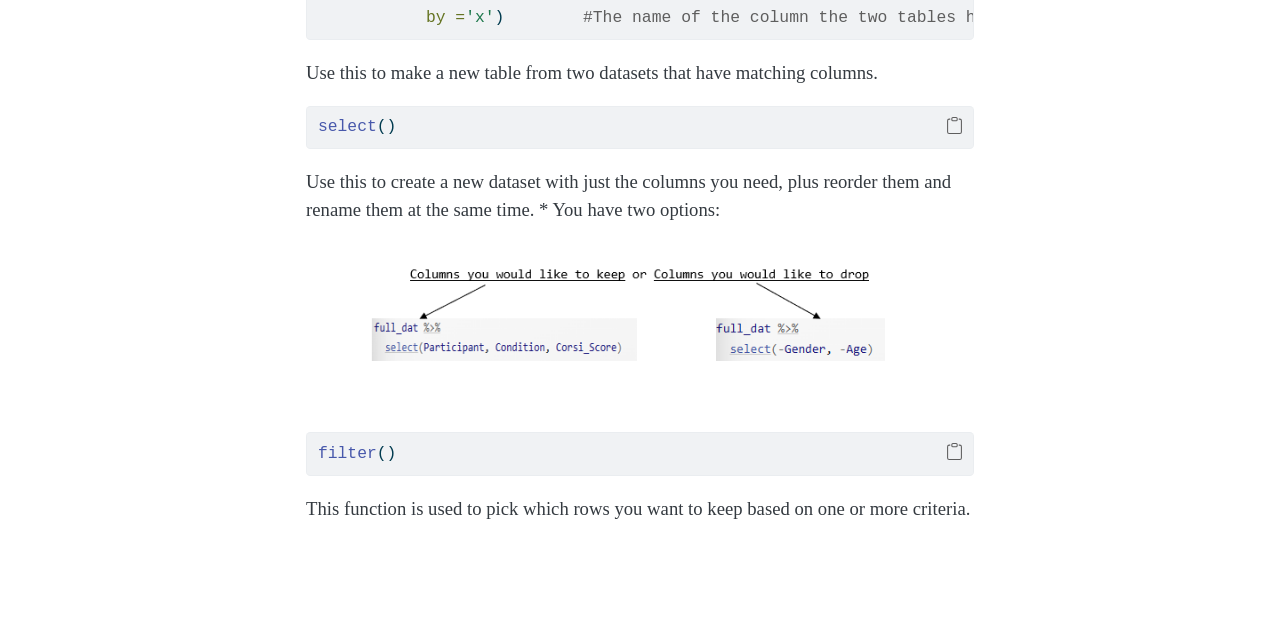
<file: docs/settingup.html>
<!DOCTYPE html>
<html xmlns="http://www.w3.org/1999/xhtml" lang="en" xml:lang="en"><head>

<meta charset="utf-8">
<meta name="generator" content="quarto-1.10.18">

<meta name="viewport" content="width=device-width, initial-scale=1.0, user-scalable=yes">


<title>Level 1: Data Skills – R Quick Reference</title>
<style>
/* Default styles provided by pandoc.
** See https://pandoc.org/MANUAL.html#variables-for-html for config info.
*/
span.smallcaps{font-variant: small-caps;}
div.columns{display: flex; gap: 1.5em;}
div.column{flex: auto;}
@media screen {
div.columns{gap: min(4vw, 1.5em);}
div.column{overflow-x: auto;}
}
div.hanging-indent{margin-left: 1.5em; text-indent: -1.5em;}
ul.task-list{list-style: none;}
ul.task-list li input[type="checkbox"] {
  width: 0.8em;
  margin: 0 0.8em 0.2em -1em; /* quarto-specific, see https://github.com/quarto-dev/quarto-cli/issues/4556 */ 
  vertical-align: middle;
}
/* CSS for syntax highlighting */
html { -webkit-text-size-adjust: 100%; }
pre > code.sourceCode { white-space: pre; position: relative; }
pre > code.sourceCode > span { display: inline-block; line-height: 1.25; }
pre > code.sourceCode > span:empty { height: 1.2em; }
.sourceCode { overflow: visible; }
code.sourceCode > span { color: inherit; text-decoration: inherit; }
div.sourceCode { margin: 1em 0; }
pre.sourceCode { margin: 0; }
@media screen {
div.sourceCode { overflow: auto; }
}
@media print {
pre > code.sourceCode { white-space: pre-wrap; }
pre > code.sourceCode > span { text-indent: -5em; padding-left: 5em; }
}
pre.numberSource code
  { counter-reset: source-line 0; }
pre.numberSource code > span
  { position: relative; left: -4em; counter-increment: source-line; }
pre.numberSource code > span > a:first-child::before
  { content: counter(source-line);
    position: relative; left: -1em; text-align: right; vertical-align: baseline;
    border: none; display: inline-block;
    -webkit-touch-callout: none; -webkit-user-select: none;
    -khtml-user-select: none; -moz-user-select: none;
    -ms-user-select: none; user-select: none;
    padding: 0 4px; width: 4em;
  }
pre.numberSource { margin-left: 3em;  padding-left: 4px; }
div.sourceCode
  {   }
@media screen {
pre > code.sourceCode > span > a:first-child::before { text-decoration: underline; }
}
</style>


<script src="site_libs/quarto-nav/quarto-nav.js"></script>
<script src="site_libs/quarto-nav/headroom.min.js"></script>
<script src="site_libs/clipboard/clipboard.min.js"></script>
<script src="site_libs/quarto-search/autocomplete.umd.js"></script>
<script src="site_libs/quarto-search/fuse.min.js"></script>
<script src="site_libs/quarto-search/quarto-search.js"></script>
<meta name="quarto:offset" content="./">
<script src="site_libs/quarto-html/quarto.js" type="module"></script>
<script src="site_libs/quarto-html/tabsets/tabsets.js" type="module"></script>
<script src="site_libs/quarto-html/popper.min.js"></script>
<script src="site_libs/quarto-html/tippy.umd.min.js"></script>
<script src="site_libs/quarto-html/anchor.min.js"></script>
<link href="site_libs/quarto-html/tippy.css" rel="stylesheet">
<link href="site_libs/quarto-html/quarto-syntax-highlighting-64a204ab8560d761af7679ceaba22944.css" rel="stylesheet" id="quarto-text-highlighting-styles">
<script src="site_libs/bootstrap/bootstrap.min.js"></script>
<link href="site_libs/bootstrap/bootstrap-icons.css" rel="stylesheet">
<link href="site_libs/bootstrap/bootstrap-6abc373680150e3b257f2be74c2c9465.min.css" rel="stylesheet" append-hash="true" id="quarto-bootstrap" data-mode="light">
<script id="quarto-search-options" type="application/json">{
  "location": "sidebar",
  "copy-button": false,
  "collapse-after": 3,
  "panel-placement": "start",
  "type": "textbox",
  "limit": 50,
  "keyboard-shortcut": [
    "f",
    "/",
    "s"
  ],
  "show-item-context": false,
  "language": {
    "search-no-results-text": "No results",
    "search-matching-documents-text": "matching documents",
    "search-copy-link-title": "Copy link to search",
    "search-hide-matches-text": "Hide additional matches",
    "search-more-match-text": "more match in this document",
    "search-more-matches-text": "more matches in this document",
    "search-clear-button-title": "Clear",
    "search-text-placeholder": "",
    "search-detached-cancel-button-title": "Cancel",
    "search-submit-button-title": "Submit",
    "search-label": "Search"
  }
}</script>


<link rel="stylesheet" href="styles.css">
</head>

<body class="nav-sidebar floating quarto-light">

<div id="quarto-search-results"></div>
  <header id="quarto-header" class="headroom fixed-top">
  <nav class="quarto-secondary-nav">
    <div class="container-fluid d-flex">
      <button type="button" class="quarto-btn-toggle btn" data-bs-toggle="collapse" role="button" data-bs-target=".quarto-sidebar-collapse-item" aria-controls="quarto-sidebar" aria-expanded="false" aria-label="Toggle sidebar navigation" onclick="if (window.quartoToggleHeadroom) { window.quartoToggleHeadroom(); }">
        <i class="bi bi-layout-text-sidebar-reverse"></i>
      </button>
        <nav class="quarto-page-breadcrumbs" aria-label="breadcrumb"><ol class="breadcrumb"><li class="breadcrumb-item"><a href="./settingup.html">Level 1: Data Skills</a></li></ol></nav>
        <a class="flex-grow-1" role="navigation" data-bs-toggle="collapse" data-bs-target=".quarto-sidebar-collapse-item" aria-controls="quarto-sidebar" aria-expanded="false" aria-label="Toggle sidebar navigation" onclick="if (window.quartoToggleHeadroom) { window.quartoToggleHeadroom(); }">      
        </a>
      <button type="button" class="btn quarto-search-button" aria-label="Search" onclick="window.quartoOpenSearch();">
        <i class="bi bi-search"></i>
      </button>
    </div>
  </nav>
</header>
<!-- content -->
<div id="quarto-content" class="quarto-container page-columns page-rows-contents page-layout-article">
<!-- sidebar -->
  <nav id="quarto-sidebar" class="sidebar collapse collapse-horizontal quarto-sidebar-collapse-item sidebar-navigation floating overflow-auto">
    <div class="pt-lg-2 mt-2 text-left sidebar-header">
    <div class="sidebar-title mb-0 py-0">
      <a href="./">R Quick Reference</a> 
    </div>
      </div>
        <div class="mt-2 flex-shrink-0 align-items-center">
        <div class="sidebar-search">
        <div id="quarto-search" class="" title="Search"></div>
        </div>
        </div>
    <div class="sidebar-menu-container"> 
    <ul class="list-unstyled mt-1">
        <li class="sidebar-item">
  <div class="sidebar-item-container"> 
  <a href="./index.html" class="sidebar-item-text sidebar-link">
 <span class="menu-text">R Code Cheat Sheet</span></a>
  </div>
</li>
        <li class="sidebar-item">
  <div class="sidebar-item-container"> 
  <a href="./websiteaim.html" class="sidebar-item-text sidebar-link">
 <span class="menu-text">How to Use This Booklet</span></a>
  </div>
</li>
        <li class="sidebar-item">
  <div class="sidebar-item-container"> 
  <a href="./funfacts.html" class="sidebar-item-text sidebar-link">
 <span class="menu-text">Fun Facts of Coding</span></a>
  </div>
</li>
        <li class="sidebar-item">
  <div class="sidebar-item-container"> 
  <a href="./level1commands.html" class="sidebar-item-text sidebar-link">
 <span class="menu-text">Level 1 Functions</span></a>
  </div>
</li>
        <li class="sidebar-item">
  <div class="sidebar-item-container"> 
  <a href="./settingup.html" class="sidebar-item-text sidebar-link active">
 <span class="menu-text">Level 1: Data Skills</span></a>
  </div>
</li>
        <li class="sidebar-item">
  <div class="sidebar-item-container"> 
  <a href="./level2commands.html" class="sidebar-item-text sidebar-link">
 <span class="menu-text">Level 2 Functions</span></a>
  </div>
</li>
        <li class="sidebar-item">
  <div class="sidebar-item-container"> 
  <a href="./mcq.html" class="sidebar-item-text sidebar-link">
 <span class="menu-text">Multiple Choice Questions</span></a>
  </div>
</li>
        <li class="sidebar-item">
  <div class="sidebar-item-container"> 
  <a href="./references.html" class="sidebar-item-text sidebar-link">
 <span class="menu-text">References</span></a>
  </div>
</li>
    </ul>
    </div>
</nav>
<div id="quarto-sidebar-glass" class="quarto-sidebar-collapse-item" data-bs-toggle="collapse" data-bs-target=".quarto-sidebar-collapse-item"></div>
<!-- margin-sidebar -->
    <div id="quarto-margin-sidebar" class="sidebar margin-sidebar">
        <nav id="TOC" role="doc-toc" class="toc-active">
    <h2 id="toc-title">On this page</h2>
   
  <ul>
  <li><a href="#what-is-each-function-for" id="toc-what-is-each-function-for" class="nav-link active" data-scroll-target="#what-is-each-function-for">What is Each Function for?</a>
  <ul class="collapse">
  <li><a href="#setting-up" id="toc-setting-up" class="nav-link" data-scroll-target="#setting-up">Setting Up</a></li>
  <li><a href="#checking-your-data" id="toc-checking-your-data" class="nav-link" data-scroll-target="#checking-your-data">Checking Your Data</a></li>
  <li><a href="#data-transformation" id="toc-data-transformation" class="nav-link" data-scroll-target="#data-transformation">Data Transformation</a></li>
  </ul></li>
  </ul>
</nav>
    </div>
<!-- main -->
<main class="content" id="quarto-document-content">

<header id="title-block-header" class="quarto-title-block default">
<div class="quarto-title">
<h1 class="title">Level 1: Data Skills</h1>
</div>



<div class="quarto-title-meta">

    
  
    
  </div>
  


</header>


<section id="what-is-each-function-for" class="level2">
<h2 class="anchored" data-anchor-id="what-is-each-function-for">What is Each Function for?</h2>
<section id="setting-up" class="level3">
<h3 class="anchored" data-anchor-id="setting-up">Setting Up</h3>
<div class="cell">
<div class="code-copy-outer-scaffold"><div class="sourceCode cell-code" id="cb1"><pre class="sourceCode r code-with-copy"><code class="sourceCode r"><span id="cb1-1"><a href="#cb1-1" aria-hidden="true" tabindex="-1"></a><span class="fu">install.packages</span>(<span class="st">'package_name'</span>)</span></code></pre></div><button title="Copy to Clipboard" class="code-copy-button"><i class="bi"></i></button></div>
</div>
<p>This is typed in your console to download any desired packages.<br> -&gt; Remember to put the name of the package in quotes.</p>
<div class="cell">
<div class="code-copy-outer-scaffold"><div class="sourceCode cell-code" id="cb2"><pre class="sourceCode r code-with-copy"><code class="sourceCode r"><span id="cb2-1"><a href="#cb2-1" aria-hidden="true" tabindex="-1"></a><span class="fu">library</span>(package_name)</span></code></pre></div><button title="Copy to Clipboard" class="code-copy-button"><i class="bi"></i></button></div>
</div>
<p>Used this load a package that has the desired functions and datasets in it.<br> -&gt; You are telling R ‘Make everything in this package available for me to use’.</p>
<div class="cell">
<div class="code-copy-outer-scaffold"><div class="sourceCode cell-code" id="cb3"><pre class="sourceCode r code-with-copy"><code class="sourceCode r"><span id="cb3-1"><a href="#cb3-1" aria-hidden="true" tabindex="-1"></a><span class="fu">read_csv</span>(<span class="at">file =</span> <span class="st">'file_name'</span>)</span></code></pre></div><button title="Copy to Clipboard" class="code-copy-button"><i class="bi"></i></button></div>
</div>
<p>Use this to import .csv datasets into R Studio. -&gt; Remember you can read in the datasets and asign them any name. For example:</p>
<div class="cell">
<div class="code-copy-outer-scaffold"><div class="sourceCode cell-code" id="cb4"><pre class="sourceCode r code-with-copy"><code class="sourceCode r"><span id="cb4-1"><a href="#cb4-1" aria-hidden="true" tabindex="-1"></a>data <span class="ot">&lt;-</span> <span class="fu">read_csv</span>(<span class="at">file =</span> <span class="st">'file_name'</span>)</span></code></pre></div><button title="Copy to Clipboard" class="code-copy-button"><i class="bi"></i></button></div>
</div>
<p><br></p>
</section>
<section id="checking-your-data" class="level3">
<h3 class="anchored" data-anchor-id="checking-your-data">Checking Your Data</h3>
<div class="cell">
<div class="code-copy-outer-scaffold"><div class="sourceCode cell-code" id="cb5"><pre class="sourceCode r code-with-copy"><code class="sourceCode r"><span id="cb5-1"><a href="#cb5-1" aria-hidden="true" tabindex="-1"></a><span class="fu">summary</span>(<span class="st">'dataset_name'</span>)</span></code></pre></div><button title="Copy to Clipboard" class="code-copy-button"><i class="bi"></i></button></div>
</div>
<p>Use this to display all descriptive statistics of the desired dataset in the Console pane.</p>
<div class="cell">
<div class="code-copy-outer-scaffold"><div class="sourceCode cell-code" id="cb6"><pre class="sourceCode r code-with-copy"><code class="sourceCode r"><span id="cb6-1"><a href="#cb6-1" aria-hidden="true" tabindex="-1"></a><span class="fu">str</span>(<span class="st">'dataset_name'</span>)</span></code></pre></div><button title="Copy to Clipboard" class="code-copy-button"><i class="bi"></i></button></div>
</div>
<p>Use this to show the internal structure of a dataset, including variable types and example values.</p>
<ul>
<li>Some outputs in the Console Pane could be:
<ul>
<li>num = numeric</li>
<li>chr = character</li>
<li>int = integer</li>
<li>factor = categorical value</li>
</ul></li>
</ul>
<div class="cell">
<div class="code-copy-outer-scaffold"><div class="sourceCode cell-code" id="cb7"><pre class="sourceCode r code-with-copy"><code class="sourceCode r"><span id="cb7-1"><a href="#cb7-1" aria-hidden="true" tabindex="-1"></a><span class="sc">%&gt;%</span></span></code></pre></div><button title="Copy to Clipboard" class="code-copy-button"><i class="bi"></i></button></div>
</div>
<p>This is called a <strong>pipe</strong>, used to take an pbject and send it to the next function. -&gt; Read it as: ‘Take this dataset and then carry out this function on it’.</p>
<div class="cell">
<div class="code-copy-outer-scaffold"><div class="sourceCode cell-code" id="cb8"><pre class="sourceCode r code-with-copy"><code class="sourceCode r"><span id="cb8-1"><a href="#cb8-1" aria-hidden="true" tabindex="-1"></a><span class="fu">count</span>(<span class="st">'name_of_object'</span>)</span></code></pre></div><button title="Copy to Clipboard" class="code-copy-button"><i class="bi"></i></button></div>
</div>
<p>Use this to count the number of observations of the desired object in the dataset. For example = number of participants or the number of people in each gender.</p>
<div class="cell">
<div class="code-copy-outer-scaffold"><div class="sourceCode cell-code" id="cb9"><pre class="sourceCode r code-with-copy"><code class="sourceCode r"><span id="cb9-1"><a href="#cb9-1" aria-hidden="true" tabindex="-1"></a>data <span class="sc">%&gt;%</span></span>
<span id="cb9-2"><a href="#cb9-2" aria-hidden="true" tabindex="-1"></a>  <span class="fu">count</span>()</span>
<span id="cb9-3"><a href="#cb9-3" aria-hidden="true" tabindex="-1"></a></span>
<span id="cb9-4"><a href="#cb9-4" aria-hidden="true" tabindex="-1"></a>or </span>
<span id="cb9-5"><a href="#cb9-5" aria-hidden="true" tabindex="-1"></a></span>
<span id="cb9-6"><a href="#cb9-6" aria-hidden="true" tabindex="-1"></a>data <span class="sc">%&gt;%</span></span>
<span id="cb9-7"><a href="#cb9-7" aria-hidden="true" tabindex="-1"></a>  <span class="fu">count</span>(gender)</span></code></pre></div><button title="Copy to Clipboard" class="code-copy-button"><i class="bi"></i></button></div>
</div>
<div class="cell">
<div class="code-copy-outer-scaffold"><div class="sourceCode cell-code" id="cb10"><pre class="sourceCode r code-with-copy"><code class="sourceCode r"><span id="cb10-1"><a href="#cb10-1" aria-hidden="true" tabindex="-1"></a><span class="fu">summarise</span>() </span></code></pre></div><button title="Copy to Clipboard" class="code-copy-button"><i class="bi"></i></button></div>
</div>
<p>Use this to create a table with the summary statistics you need.</p>
<p><img src="images/clipboard-3015597692.png" class="img-fluid"></p>
<p><br></p>
<p>In R for summary statistics, there are a couple of functions, and the most common ones are:</p>
<table class="caption-top table">
<colgroup>
<col style="width: 50%">
<col style="width: 50%">
</colgroup>
<thead>
<tr class="header">
<th style="text-align: left;">Function</th>
<th style="text-align: left;">Description</th>
</tr>
</thead>
<tbody>
<tr class="odd">
<td style="text-align: left;"><code>mean(x)</code></td>
<td style="text-align: left;">Calculates the mean of a numeric vector</td>
</tr>
<tr class="even">
<td style="text-align: left;"><code>median(x)</code></td>
<td style="text-align: left;">Finds the median of x</td>
</tr>
<tr class="odd">
<td style="text-align: left;"><code>max(x)</code></td>
<td style="text-align: left;">Finds the maximum value in x</td>
</tr>
<tr class="even">
<td style="text-align: left;"><code>min(x)</code></td>
<td style="text-align: left;">Finds the minimum value in x.</td>
</tr>
<tr class="odd">
<td style="text-align: left;"><code>var(x)</code></td>
<td style="text-align: left;">Computes the variance of x</td>
</tr>
<tr class="even">
<td style="text-align: left;"><code>n()</code></td>
<td style="text-align: left;">Computes the number of observations, similar to <code>count()</code> BUT used inside other functions like <code>summarise(n = n())</code></td>
</tr>
<tr class="odd">
<td style="text-align: left;"><code>range(x)</code></td>
<td style="text-align: left;">Displays the max and min value of the desired data</td>
</tr>
<tr class="even">
<td style="text-align: left;"><code>sum(x)</code></td>
<td style="text-align: left;">Calculates the sum of all values in x</td>
</tr>
<tr class="odd">
<td style="text-align: left;"><code>sd(x)</code></td>
<td style="text-align: left;">Calculates standard deviation of x</td>
</tr>
</tbody>
</table>
<p><em>Consulted with (Data Summaries with Dplyr, 2022)</em></p>
<p><br></p>
<div class="cell">
<div class="code-copy-outer-scaffold"><div class="sourceCode cell-code" id="cb11"><pre class="sourceCode r code-with-copy"><code class="sourceCode r"><span id="cb11-1"><a href="#cb11-1" aria-hidden="true" tabindex="-1"></a><span class="fu">group_by</span>()</span></code></pre></div><button title="Copy to Clipboard" class="code-copy-button"><i class="bi"></i></button></div>
</div>
<p>Used this to compute summary statistics in your desired groups. R will select the specified column and divide the data into groups.</p>
<p>Example from the booklet:</p>
<p><img src="images/clipboard-3775391588.png" class="img-fluid"></p>
<p><br></p>
</section>
<section id="data-transformation" class="level3">
<h3 class="anchored" data-anchor-id="data-transformation">Data Transformation</h3>
<div class="cell">
<div class="code-copy-outer-scaffold"><div class="sourceCode cell-code" id="cb12"><pre class="sourceCode r code-with-copy"><code class="sourceCode r"><span id="cb12-1"><a href="#cb12-1" aria-hidden="true" tabindex="-1"></a><span class="fu">inner_join</span>(<span class="at">x =</span> variable1,  <span class="co">#The name of the first table you want to join.</span></span>
<span id="cb12-2"><a href="#cb12-2" aria-hidden="true" tabindex="-1"></a>           <span class="at">y =</span> variable2,  <span class="co">#The name of the second table you want to join.    </span></span>
<span id="cb12-3"><a href="#cb12-3" aria-hidden="true" tabindex="-1"></a>           <span class="at">by =</span><span class="st">'x'</span>)        <span class="co">#The name of the column the two tables have in common. </span></span></code></pre></div><button title="Copy to Clipboard" class="code-copy-button"><i class="bi"></i></button></div>
</div>
<p>Use this to make a new table from two datasets that have matching columns.</p>
<div class="cell">
<div class="code-copy-outer-scaffold"><div class="sourceCode cell-code" id="cb13"><pre class="sourceCode r code-with-copy"><code class="sourceCode r"><span id="cb13-1"><a href="#cb13-1" aria-hidden="true" tabindex="-1"></a><span class="fu">select</span>()</span></code></pre></div><button title="Copy to Clipboard" class="code-copy-button"><i class="bi"></i></button></div>
</div>
<p>Use this to create a new dataset with just the columns you need, plus reorder them and rename them at the same time. * You have two options:</p>
<p><img src="images/clipboard-1890957165.png" class="img-fluid"></p>
<p><br></p>
<div class="cell">
<div class="code-copy-outer-scaffold"><div class="sourceCode cell-code" id="cb14"><pre class="sourceCode r code-with-copy"><code class="sourceCode r"><span id="cb14-1"><a href="#cb14-1" aria-hidden="true" tabindex="-1"></a><span class="fu">filter</span>()</span></code></pre></div><button title="Copy to Clipboard" class="code-copy-button"><i class="bi"></i></button></div>
</div>
<p>This function is used to pick which rows you want to keep based on one or more criteria.</p>


</section>
</section>

</main> <!-- /main -->
<script id="quarto-html-after-body" type="application/javascript">
  window.document.addEventListener("DOMContentLoaded", function (event) {
    const icon = "";
    const anchorJS = new window.AnchorJS();
    anchorJS.options = {
      placement: 'right',
      icon: icon
    };
    anchorJS.add('.anchored');
    const isCodeAnnotation = (el) => {
      for (const clz of el.classList) {
        if (clz.startsWith('code-annotation-')) {                     
          return true;
        }
      }
      return false;
    }
    const onCopySuccess = function(e) {
      // button target
      const button = e.trigger;
      // don't keep focus
      button.blur();
      // flash "checked"
      button.classList.add('code-copy-button-checked');
      var currentTitle = button.getAttribute("title");
      button.setAttribute("title", "Copied!");
      let tooltip;
      if (window.bootstrap) {
        button.setAttribute("data-bs-toggle", "tooltip");
        button.setAttribute("data-bs-placement", "left");
        button.setAttribute("data-bs-title", "Copied!");
        tooltip = new bootstrap.Tooltip(button, 
          { trigger: "manual", 
            customClass: "code-copy-button-tooltip",
            offset: [0, -8]});
        tooltip.show();    
      }
      setTimeout(function() {
        if (tooltip) {
          tooltip.hide();
          button.removeAttribute("data-bs-title");
          button.removeAttribute("data-bs-toggle");
          button.removeAttribute("data-bs-placement");
        }
        button.setAttribute("title", currentTitle);
        button.classList.remove('code-copy-button-checked');
      }, 1000);
      // clear code selection
      e.clearSelection();
    }
    const getTextToCopy = function(trigger) {
      const outerScaffold = trigger.parentElement.cloneNode(true);
      const codeEl = outerScaffold.querySelector('code');
      for (const childEl of codeEl.children) {
        if (isCodeAnnotation(childEl)) {
          childEl.remove();
        }
      }
      return codeEl.innerText;
    }
    const clipboard = new window.ClipboardJS('.code-copy-button:not([data-in-quarto-modal])', {
      text: getTextToCopy
    });
    clipboard.on('success', onCopySuccess);
    if (window.document.getElementById('quarto-embedded-source-code-modal')) {
      const clipboardModal = new window.ClipboardJS('.code-copy-button[data-in-quarto-modal]', {
        text: getTextToCopy,
        container: window.document.getElementById('quarto-embedded-source-code-modal')
      });
      clipboardModal.on('success', onCopySuccess);
    }
      var localhostRegex = new RegExp(/^(?:http|https):\/\/localhost\:?[0-9]*\//);
      var mailtoRegex = new RegExp(/^mailto:/);
        var filterRegex = new RegExp('/' + window.location.host + '/');
      var isInternal = (href) => {
          return filterRegex.test(href) || localhostRegex.test(href) || mailtoRegex.test(href);
      }
      // Inspect non-navigation links and adorn them if external
     var links = window.document.querySelectorAll('a[href]:not(.nav-link):not(.navbar-brand):not(.toc-action):not(.sidebar-link):not(.sidebar-item-toggle):not(.pagination-link):not(.no-external):not([aria-hidden]):not(.dropdown-item):not(.quarto-navigation-tool):not(.about-link)');
      for (var i=0; i<links.length; i++) {
        const link = links[i];
        if (!isInternal(link.href)) {
          // undo the damage that might have been done by quarto-nav.js in the case of
          // links that we want to consider external
          if (link.dataset.originalHref !== undefined) {
            link.href = link.dataset.originalHref;
          }
        }
      }
    function tippyHover(el, contentFn, onTriggerFn, onUntriggerFn) {
      const config = {
        allowHTML: true,
        maxWidth: 500,
        delay: 100,
        arrow: false,
        appendTo: function(el) {
            return el.parentElement;
        },
        interactive: true,
        interactiveBorder: 10,
        theme: 'quarto',
        placement: 'bottom-start',
      };
      if (contentFn) {
        config.content = contentFn;
      }
      if (onTriggerFn) {
        config.onTrigger = onTriggerFn;
      }
      if (onUntriggerFn) {
        config.onUntrigger = onUntriggerFn;
      }
      window.tippy(el, config); 
    }
    const noterefs = window.document.querySelectorAll('a[role="doc-noteref"]');
    for (var i=0; i<noterefs.length; i++) {
      const ref = noterefs[i];
      tippyHover(ref, function() {
        // use id or data attribute instead here
        let href = ref.getAttribute('data-footnote-href') || ref.getAttribute('href');
        try { href = new URL(href).hash; } catch {}
        const id = href.replace(/^#\/?/, "");
        const note = window.document.getElementById(id);
        if (note) {
          return note.innerHTML;
        } else {
          return "";
        }
      });
    }
    const xrefs = window.document.querySelectorAll('a.quarto-xref');
    const processXRef = (id, note) => {
      // Strip column container classes
      const stripColumnClz = (el) => {
        el.classList.remove("page-full", "page-columns");
        if (el.children) {
          for (const child of el.children) {
            stripColumnClz(child);
          }
        }
      }
      stripColumnClz(note)
      if (id === null || id.startsWith('sec-')) {
        // Special case sections, only their first couple elements
        const container = document.createElement("div");
        if (note.children && note.children.length > 2) {
          container.appendChild(note.children[0].cloneNode(true));
          for (let i = 1; i < note.children.length; i++) {
            const child = note.children[i];
            if (child.tagName === "P" && child.innerText === "") {
              continue;
            } else {
              container.appendChild(child.cloneNode(true));
              break;
            }
          }
          if (window.Quarto?.typesetMath) {
            window.Quarto.typesetMath(container);
          }
          return container.innerHTML
        } else {
          if (window.Quarto?.typesetMath) {
            window.Quarto.typesetMath(note);
          }
          return note.innerHTML;
        }
      } else {
        // Remove any anchor links if they are present
        const anchorLink = note.querySelector('a.anchorjs-link');
        if (anchorLink) {
          anchorLink.remove();
        }
        if (window.Quarto?.typesetMath) {
          window.Quarto.typesetMath(note);
        }
        if (note.classList.contains("callout")) {
          return note.outerHTML;
        } else {
          return note.innerHTML;
        }
      }
    }
    for (var i=0; i<xrefs.length; i++) {
      const xref = xrefs[i];
      tippyHover(xref, undefined, function(instance) {
        instance.disable();
        let url = xref.getAttribute('href');
        let hash = undefined; 
        if (url.startsWith('#')) {
          hash = url;
        } else {
          try { hash = new URL(url).hash; } catch {}
        }
        if (hash) {
          const id = hash.replace(/^#\/?/, "");
          const note = window.document.getElementById(id);
          if (note !== null) {
            try {
              const html = processXRef(id, note.cloneNode(true));
              instance.setContent(html);
            } finally {
              instance.enable();
              instance.show();
            }
          } else {
            // See if we can fetch this
            fetch(url.split('#')[0])
            .then(res => res.text())
            .then(html => {
              const parser = new DOMParser();
              const htmlDoc = parser.parseFromString(html, "text/html");
              const note = htmlDoc.getElementById(id);
              if (note !== null) {
                const html = processXRef(id, note);
                instance.setContent(html);
              } 
            }).finally(() => {
              instance.enable();
              instance.show();
            });
          }
        } else {
          // See if we can fetch a full url (with no hash to target)
          // This is a special case and we should probably do some content thinning / targeting
          fetch(url)
          .then(res => res.text())
          .then(html => {
            const parser = new DOMParser();
            const htmlDoc = parser.parseFromString(html, "text/html");
            const note = htmlDoc.querySelector('main.content');
            if (note !== null) {
              // This should only happen for chapter cross references
              // (since there is no id in the URL)
              // remove the first header
              if (note.children.length > 0 && note.children[0].tagName === "HEADER") {
                note.children[0].remove();
              }
              const html = processXRef(null, note);
              instance.setContent(html);
            } 
          }).finally(() => {
            instance.enable();
            instance.show();
          });
        }
      }, function(instance) {
      });
    }
        let selectedAnnoteEl;
        const selectorForAnnotation = ( cell, annotation) => {
          let cellAttr = 'data-code-cell="' + cell + '"';
          let lineAttr = 'data-code-annotation="' +  annotation + '"';
          const selector = 'span[' + cellAttr + '][' + lineAttr + ']';
          return selector;
        }
        const selectCodeLines = (annoteEl) => {
          const doc = window.document;
          const targetCell = annoteEl.getAttribute("data-target-cell");
          const targetAnnotation = annoteEl.getAttribute("data-target-annotation");
          const annoteSpan = window.document.querySelector(selectorForAnnotation(targetCell, targetAnnotation));
          const lines = annoteSpan.getAttribute("data-code-lines").split(",");
          const lineIds = lines.map((line) => {
            return targetCell + "-" + line;
          })
          let top = null;
          let height = null;
          let parent = null;
          if (lineIds.length > 0) {
              //compute the position of the single el (top and bottom and make a div)
              const el = window.document.getElementById(lineIds[0]);
              top = el.offsetTop;
              height = el.offsetHeight;
              parent = el.parentElement.parentElement;
            if (lineIds.length > 1) {
              const lastEl = window.document.getElementById(lineIds[lineIds.length - 1]);
              const bottom = lastEl.offsetTop + lastEl.offsetHeight;
              height = bottom - top;
            }
            if (top !== null && height !== null && parent !== null) {
              // cook up a div (if necessary) and position it 
              let div = window.document.getElementById("code-annotation-line-highlight");
              if (div === null) {
                div = window.document.createElement("div");
                div.setAttribute("id", "code-annotation-line-highlight");
                div.style.position = 'absolute';
                parent.appendChild(div);
              }
              div.style.top = top - 2 + "px";
              div.style.height = height + 4 + "px";
              div.style.left = 0;
              let gutterDiv = window.document.getElementById("code-annotation-line-highlight-gutter");
              if (gutterDiv === null) {
                gutterDiv = window.document.createElement("div");
                gutterDiv.setAttribute("id", "code-annotation-line-highlight-gutter");
                gutterDiv.style.position = 'absolute';
                const codeCell = window.document.getElementById(targetCell);
                const gutter = codeCell.querySelector('.code-annotation-gutter');
                gutter.appendChild(gutterDiv);
              }
              gutterDiv.style.top = top - 2 + "px";
              gutterDiv.style.height = height + 4 + "px";
            }
            selectedAnnoteEl = annoteEl;
          }
        };
        const unselectCodeLines = () => {
          const elementsIds = ["code-annotation-line-highlight", "code-annotation-line-highlight-gutter"];
          elementsIds.forEach((elId) => {
            const div = window.document.getElementById(elId);
            if (div) {
              div.remove();
            }
          });
          selectedAnnoteEl = undefined;
        };
          // Handle positioning of the toggle
      window.addEventListener(
        "resize",
        throttle(() => {
          elRect = undefined;
          if (selectedAnnoteEl) {
            selectCodeLines(selectedAnnoteEl);
          }
        }, 10)
      );
      function throttle(fn, ms) {
      let throttle = false;
      let timer;
        return (...args) => {
          if(!throttle) { // first call gets through
              fn.apply(this, args);
              throttle = true;
          } else { // all the others get throttled
              if(timer) clearTimeout(timer); // cancel #2
              timer = setTimeout(() => {
                fn.apply(this, args);
                timer = throttle = false;
              }, ms);
          }
        };
      }
        // Attach click handler to the DT
        const annoteDls = window.document.querySelectorAll('dt[data-target-cell]');
        for (const annoteDlNode of annoteDls) {
          annoteDlNode.addEventListener('click', (event) => {
            const clickedEl = event.target;
            if (clickedEl !== selectedAnnoteEl) {
              unselectCodeLines();
              const activeEl = window.document.querySelector('dt[data-target-cell].code-annotation-active');
              if (activeEl) {
                activeEl.classList.remove('code-annotation-active');
              }
              selectCodeLines(clickedEl);
              clickedEl.classList.add('code-annotation-active');
            } else {
              // Unselect the line
              unselectCodeLines();
              clickedEl.classList.remove('code-annotation-active');
            }
          });
        }
    const findCites = (el) => {
      const parentEl = el.parentElement;
      if (parentEl) {
        const cites = parentEl.dataset.cites;
        if (cites) {
          return {
            el,
            cites: cites.split(' ')
          };
        } else {
          return findCites(el.parentElement)
        }
      } else {
        return undefined;
      }
    };
    var bibliorefs = window.document.querySelectorAll('a[role="doc-biblioref"]');
    for (var i=0; i<bibliorefs.length; i++) {
      const ref = bibliorefs[i];
      const citeInfo = findCites(ref);
      if (citeInfo) {
        tippyHover(citeInfo.el, function() {
          var popup = window.document.createElement('div');
          citeInfo.cites.forEach(function(cite) {
            var citeDiv = window.document.createElement('div');
            citeDiv.classList.add('hanging-indent');
            citeDiv.classList.add('csl-entry');
            var biblioDiv = window.document.getElementById('ref-' + cite);
            if (biblioDiv) {
              citeDiv.innerHTML = biblioDiv.innerHTML;
            }
            popup.appendChild(citeDiv);
          });
          return popup.innerHTML;
        });
      }
    }
  });
  </script>
</div> <!-- /content -->




</body></html>
</file>
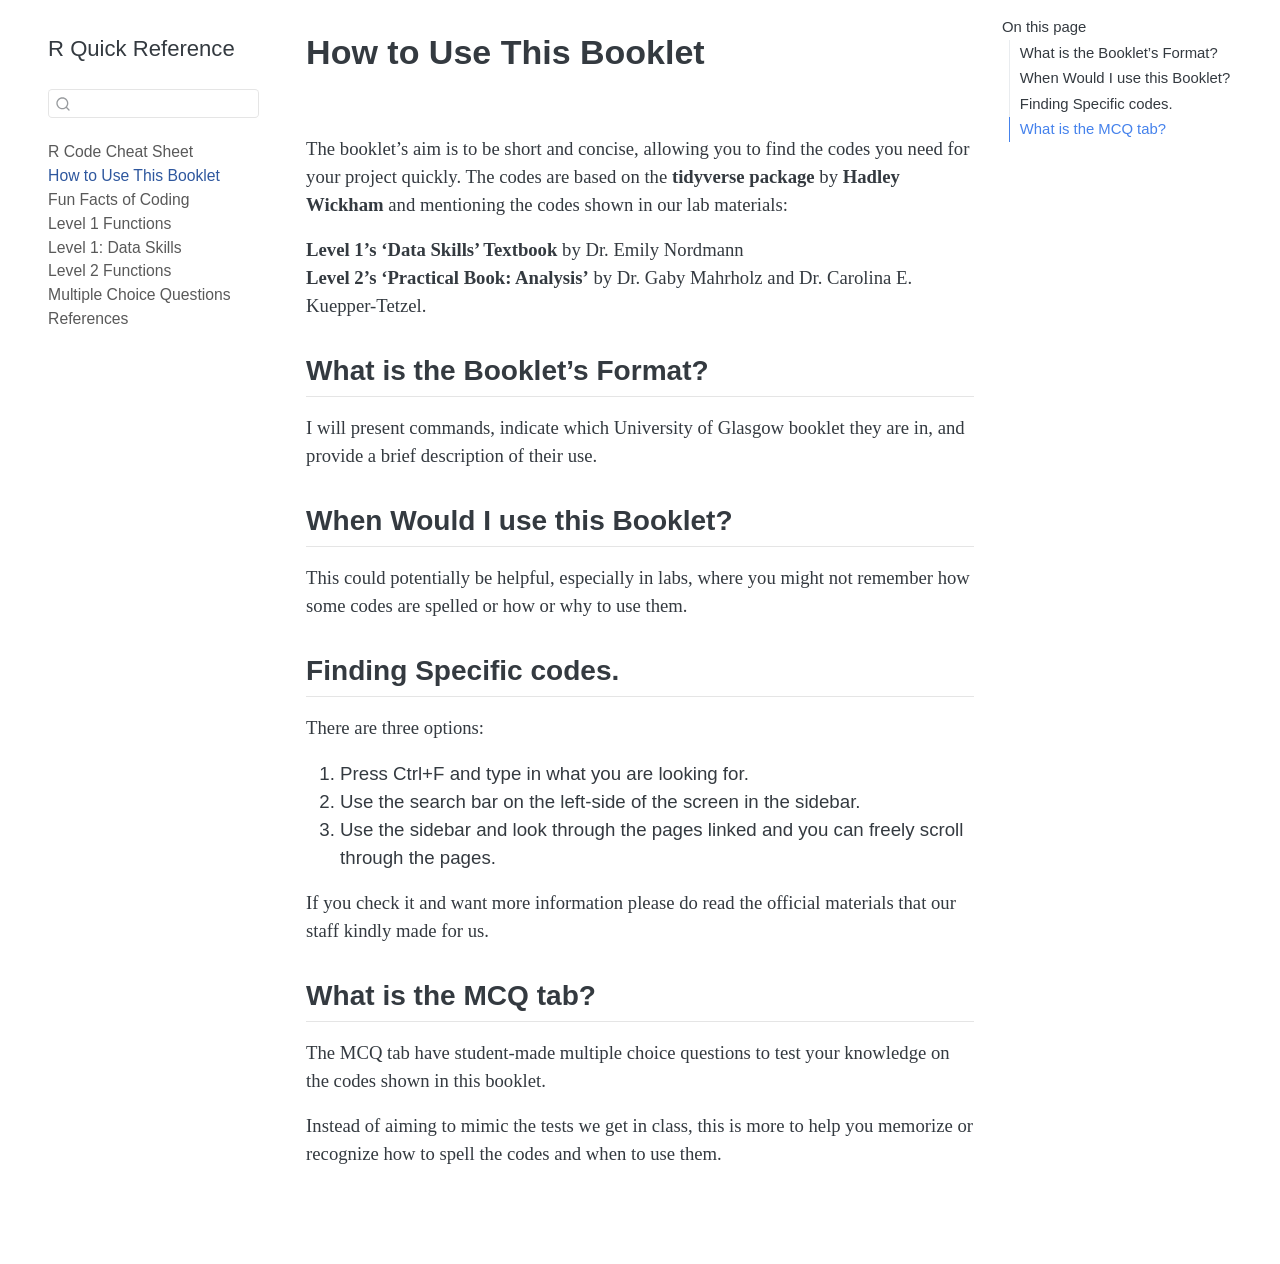
<file: docs/websiteaim.html>
<!DOCTYPE html>
<html xmlns="http://www.w3.org/1999/xhtml" lang="en" xml:lang="en"><head>

<meta charset="utf-8">
<meta name="generator" content="quarto-1.10.18">

<meta name="viewport" content="width=device-width, initial-scale=1.0, user-scalable=yes">


<title>How to Use This Booklet – R Quick Reference</title>
<style>
/* Default styles provided by pandoc.
** See https://pandoc.org/MANUAL.html#variables-for-html for config info.
*/
span.smallcaps{font-variant: small-caps;}
div.columns{display: flex; gap: 1.5em;}
div.column{flex: auto;}
@media screen {
div.columns{gap: min(4vw, 1.5em);}
div.column{overflow-x: auto;}
}
div.hanging-indent{margin-left: 1.5em; text-indent: -1.5em;}
ul.task-list{list-style: none;}
ul.task-list li input[type="checkbox"] {
  width: 0.8em;
  margin: 0 0.8em 0.2em -1em; /* quarto-specific, see https://github.com/quarto-dev/quarto-cli/issues/4556 */ 
  vertical-align: middle;
}
</style>


<script src="site_libs/quarto-nav/quarto-nav.js"></script>
<script src="site_libs/quarto-nav/headroom.min.js"></script>
<script src="site_libs/clipboard/clipboard.min.js"></script>
<script src="site_libs/quarto-search/autocomplete.umd.js"></script>
<script src="site_libs/quarto-search/fuse.min.js"></script>
<script src="site_libs/quarto-search/quarto-search.js"></script>
<meta name="quarto:offset" content="./">
<script src="site_libs/quarto-html/quarto.js" type="module"></script>
<script src="site_libs/quarto-html/tabsets/tabsets.js" type="module"></script>
<script src="site_libs/quarto-html/popper.min.js"></script>
<script src="site_libs/quarto-html/tippy.umd.min.js"></script>
<script src="site_libs/quarto-html/anchor.min.js"></script>
<link href="site_libs/quarto-html/tippy.css" rel="stylesheet">
<link href="site_libs/quarto-html/quarto-syntax-highlighting-64a204ab8560d761af7679ceaba22944.css" rel="stylesheet" id="quarto-text-highlighting-styles">
<script src="site_libs/bootstrap/bootstrap.min.js"></script>
<link href="site_libs/bootstrap/bootstrap-icons.css" rel="stylesheet">
<link href="site_libs/bootstrap/bootstrap-e5f91ad3aecf1eb9d35c53ff38ad6c57.min.css" rel="stylesheet" append-hash="true" id="quarto-bootstrap" data-mode="light">
<script id="quarto-search-options" type="application/json">{
  "location": "sidebar",
  "copy-button": false,
  "collapse-after": 3,
  "panel-placement": "start",
  "type": "textbox",
  "limit": 50,
  "keyboard-shortcut": [
    "f",
    "/",
    "s"
  ],
  "show-item-context": false,
  "language": {
    "search-no-results-text": "No results",
    "search-matching-documents-text": "matching documents",
    "search-copy-link-title": "Copy link to search",
    "search-hide-matches-text": "Hide additional matches",
    "search-more-match-text": "more match in this document",
    "search-more-matches-text": "more matches in this document",
    "search-clear-button-title": "Clear",
    "search-text-placeholder": "",
    "search-detached-cancel-button-title": "Cancel",
    "search-submit-button-title": "Submit",
    "search-label": "Search"
  }
}</script>


<link rel="stylesheet" href="styles.css">
</head>

<body class="nav-sidebar floating quarto-light">

<div id="quarto-search-results"></div>
  <header id="quarto-header" class="headroom fixed-top">
  <nav class="quarto-secondary-nav">
    <div class="container-fluid d-flex">
      <button type="button" class="quarto-btn-toggle btn" data-bs-toggle="collapse" role="button" data-bs-target=".quarto-sidebar-collapse-item" aria-controls="quarto-sidebar" aria-expanded="false" aria-label="Toggle sidebar navigation" onclick="if (window.quartoToggleHeadroom) { window.quartoToggleHeadroom(); }">
        <i class="bi bi-layout-text-sidebar-reverse"></i>
      </button>
        <nav class="quarto-page-breadcrumbs" aria-label="breadcrumb"><ol class="breadcrumb"><li class="breadcrumb-item"><a href="./websiteaim.html">How to Use This Booklet</a></li></ol></nav>
        <a class="flex-grow-1" role="navigation" data-bs-toggle="collapse" data-bs-target=".quarto-sidebar-collapse-item" aria-controls="quarto-sidebar" aria-expanded="false" aria-label="Toggle sidebar navigation" onclick="if (window.quartoToggleHeadroom) { window.quartoToggleHeadroom(); }">      
        </a>
      <button type="button" class="btn quarto-search-button" aria-label="Search" onclick="window.quartoOpenSearch();">
        <i class="bi bi-search"></i>
      </button>
    </div>
  </nav>
</header>
<!-- content -->
<div id="quarto-content" class="quarto-container page-columns page-rows-contents page-layout-article">
<!-- sidebar -->
  <nav id="quarto-sidebar" class="sidebar collapse collapse-horizontal quarto-sidebar-collapse-item sidebar-navigation floating overflow-auto">
    <div class="pt-lg-2 mt-2 text-left sidebar-header">
    <div class="sidebar-title mb-0 py-0">
      <a href="./">R Quick Reference</a> 
    </div>
      </div>
        <div class="mt-2 flex-shrink-0 align-items-center">
        <div class="sidebar-search">
        <div id="quarto-search" class="" title="Search"></div>
        </div>
        </div>
    <div class="sidebar-menu-container"> 
    <ul class="list-unstyled mt-1">
        <li class="sidebar-item">
  <div class="sidebar-item-container"> 
  <a href="./index.html" class="sidebar-item-text sidebar-link">
 <span class="menu-text">R Code Cheat Sheet</span></a>
  </div>
</li>
        <li class="sidebar-item">
  <div class="sidebar-item-container"> 
  <a href="./websiteaim.html" class="sidebar-item-text sidebar-link active">
 <span class="menu-text">How to Use This Booklet</span></a>
  </div>
</li>
        <li class="sidebar-item">
  <div class="sidebar-item-container"> 
  <a href="./funfacts.html" class="sidebar-item-text sidebar-link">
 <span class="menu-text">Fun Facts of Coding</span></a>
  </div>
</li>
        <li class="sidebar-item">
  <div class="sidebar-item-container"> 
  <a href="./level1commands.html" class="sidebar-item-text sidebar-link">
 <span class="menu-text">Level 1 Functions</span></a>
  </div>
</li>
        <li class="sidebar-item">
  <div class="sidebar-item-container"> 
  <a href="./settingup.html" class="sidebar-item-text sidebar-link">
 <span class="menu-text">Level 1: Data Skills</span></a>
  </div>
</li>
        <li class="sidebar-item">
  <div class="sidebar-item-container"> 
  <a href="./level2commands.html" class="sidebar-item-text sidebar-link">
 <span class="menu-text">Level 2 Functions</span></a>
  </div>
</li>
        <li class="sidebar-item">
  <div class="sidebar-item-container"> 
  <a href="./mcq.html" class="sidebar-item-text sidebar-link">
 <span class="menu-text">Multiple Choice Questions</span></a>
  </div>
</li>
        <li class="sidebar-item">
  <div class="sidebar-item-container"> 
  <a href="./references.html" class="sidebar-item-text sidebar-link">
 <span class="menu-text">References</span></a>
  </div>
</li>
    </ul>
    </div>
</nav>
<div id="quarto-sidebar-glass" class="quarto-sidebar-collapse-item" data-bs-toggle="collapse" data-bs-target=".quarto-sidebar-collapse-item"></div>
<!-- margin-sidebar -->
    <div id="quarto-margin-sidebar" class="sidebar margin-sidebar">
        <nav id="TOC" role="doc-toc" class="toc-active">
    <h2 id="toc-title">On this page</h2>
   
  <ul>
  <li><a href="#what-is-the-booklets-format" id="toc-what-is-the-booklets-format" class="nav-link active" data-scroll-target="#what-is-the-booklets-format">What is the Booklet’s Format?</a></li>
  <li><a href="#when-would-i-use-this-booklet" id="toc-when-would-i-use-this-booklet" class="nav-link" data-scroll-target="#when-would-i-use-this-booklet">When Would I use this Booklet?</a></li>
  <li><a href="#finding-specific-codes." id="toc-finding-specific-codes." class="nav-link" data-scroll-target="#finding-specific-codes.">Finding Specific codes.</a></li>
  <li><a href="#what-is-the-mcq-tab" id="toc-what-is-the-mcq-tab" class="nav-link" data-scroll-target="#what-is-the-mcq-tab">What is the MCQ tab?</a></li>
  </ul>
</nav>
    </div>
<!-- main -->
<main class="content" id="quarto-document-content">

<header id="title-block-header" class="quarto-title-block default">
<div class="quarto-title">
<h1 class="title">How to Use This Booklet</h1>
</div>



<div class="quarto-title-meta">

    
  
    
  </div>
  


</header>


<p><br></p>
<p>The booklet’s aim is to be short and concise, allowing you to find the codes you need for your project quickly. The codes are based on the <strong>tidyverse package</strong> by <strong>Hadley Wickham</strong> and mentioning the codes shown in our lab materials:</p>
<p><strong>Level 1’s ‘Data Skills’ Textbook</strong> by Dr.&nbsp;Emily Nordmann<br> <strong>Level 2’s ‘Practical Book: Analysis’</strong> by Dr.&nbsp;Gaby Mahrholz and Dr.&nbsp;Carolina E. Kuepper-Tetzel.</p>
<section id="what-is-the-booklets-format" class="level2">
<h2 class="anchored" data-anchor-id="what-is-the-booklets-format">What is the Booklet’s Format?</h2>
<p>I will present commands, indicate which University of Glasgow booklet they are in, and provide a brief description of their use.</p>
</section>
<section id="when-would-i-use-this-booklet" class="level2">
<h2 class="anchored" data-anchor-id="when-would-i-use-this-booklet">When Would I use this Booklet?</h2>
<p>This could potentially be helpful, especially in labs, where you might not remember how some codes are spelled or how or why to use them.</p>
</section>
<section id="finding-specific-codes." class="level2">
<h2 class="anchored" data-anchor-id="finding-specific-codes.">Finding Specific codes.</h2>
<p>There are three options:</p>
<ol type="1">
<li>Press Ctrl+F and type in what you are looking for.</li>
<li>Use the search bar on the left-side of the screen in the sidebar.</li>
<li>Use the sidebar and look through the pages linked and you can freely scroll through the pages.</li>
</ol>
<p>If you check it and want more information please do read the official materials that our staff kindly made for us.</p>
</section>
<section id="what-is-the-mcq-tab" class="level2">
<h2 class="anchored" data-anchor-id="what-is-the-mcq-tab">What is the MCQ tab?</h2>
<p>The MCQ tab have student-made multiple choice questions to test your knowledge on the codes shown in this booklet.</p>
<p>Instead of aiming to mimic the tests we get in class, this is more to help you memorize or recognize how to spell the codes and when to use them.</p>


</section>

</main> <!-- /main -->
<script id="quarto-html-after-body" type="application/javascript">
  window.document.addEventListener("DOMContentLoaded", function (event) {
    const icon = "";
    const anchorJS = new window.AnchorJS();
    anchorJS.options = {
      placement: 'right',
      icon: icon
    };
    anchorJS.add('.anchored');
    const isCodeAnnotation = (el) => {
      for (const clz of el.classList) {
        if (clz.startsWith('code-annotation-')) {                     
          return true;
        }
      }
      return false;
    }
    const onCopySuccess = function(e) {
      // button target
      const button = e.trigger;
      // don't keep focus
      button.blur();
      // flash "checked"
      button.classList.add('code-copy-button-checked');
      var currentTitle = button.getAttribute("title");
      button.setAttribute("title", "Copied!");
      let tooltip;
      if (window.bootstrap) {
        button.setAttribute("data-bs-toggle", "tooltip");
        button.setAttribute("data-bs-placement", "left");
        button.setAttribute("data-bs-title", "Copied!");
        tooltip = new bootstrap.Tooltip(button, 
          { trigger: "manual", 
            customClass: "code-copy-button-tooltip",
            offset: [0, -8]});
        tooltip.show();    
      }
      setTimeout(function() {
        if (tooltip) {
          tooltip.hide();
          button.removeAttribute("data-bs-title");
          button.removeAttribute("data-bs-toggle");
          button.removeAttribute("data-bs-placement");
        }
        button.setAttribute("title", currentTitle);
        button.classList.remove('code-copy-button-checked');
      }, 1000);
      // clear code selection
      e.clearSelection();
    }
    const getTextToCopy = function(trigger) {
      const outerScaffold = trigger.parentElement.cloneNode(true);
      const codeEl = outerScaffold.querySelector('code');
      for (const childEl of codeEl.children) {
        if (isCodeAnnotation(childEl)) {
          childEl.remove();
        }
      }
      return codeEl.innerText;
    }
    const clipboard = new window.ClipboardJS('.code-copy-button:not([data-in-quarto-modal])', {
      text: getTextToCopy
    });
    clipboard.on('success', onCopySuccess);
    if (window.document.getElementById('quarto-embedded-source-code-modal')) {
      const clipboardModal = new window.ClipboardJS('.code-copy-button[data-in-quarto-modal]', {
        text: getTextToCopy,
        container: window.document.getElementById('quarto-embedded-source-code-modal')
      });
      clipboardModal.on('success', onCopySuccess);
    }
      var localhostRegex = new RegExp(/^(?:http|https):\/\/localhost\:?[0-9]*\//);
      var mailtoRegex = new RegExp(/^mailto:/);
        var filterRegex = new RegExp('/' + window.location.host + '/');
      var isInternal = (href) => {
          return filterRegex.test(href) || localhostRegex.test(href) || mailtoRegex.test(href);
      }
      // Inspect non-navigation links and adorn them if external
     var links = window.document.querySelectorAll('a[href]:not(.nav-link):not(.navbar-brand):not(.toc-action):not(.sidebar-link):not(.sidebar-item-toggle):not(.pagination-link):not(.no-external):not([aria-hidden]):not(.dropdown-item):not(.quarto-navigation-tool):not(.about-link)');
      for (var i=0; i<links.length; i++) {
        const link = links[i];
        if (!isInternal(link.href)) {
          // undo the damage that might have been done by quarto-nav.js in the case of
          // links that we want to consider external
          if (link.dataset.originalHref !== undefined) {
            link.href = link.dataset.originalHref;
          }
        }
      }
    function tippyHover(el, contentFn, onTriggerFn, onUntriggerFn) {
      const config = {
        allowHTML: true,
        maxWidth: 500,
        delay: 100,
        arrow: false,
        appendTo: function(el) {
            return el.parentElement;
        },
        interactive: true,
        interactiveBorder: 10,
        theme: 'quarto',
        placement: 'bottom-start',
      };
      if (contentFn) {
        config.content = contentFn;
      }
      if (onTriggerFn) {
        config.onTrigger = onTriggerFn;
      }
      if (onUntriggerFn) {
        config.onUntrigger = onUntriggerFn;
      }
      window.tippy(el, config); 
    }
    const noterefs = window.document.querySelectorAll('a[role="doc-noteref"]');
    for (var i=0; i<noterefs.length; i++) {
      const ref = noterefs[i];
      tippyHover(ref, function() {
        // use id or data attribute instead here
        let href = ref.getAttribute('data-footnote-href') || ref.getAttribute('href');
        try { href = new URL(href).hash; } catch {}
        const id = href.replace(/^#\/?/, "");
        const note = window.document.getElementById(id);
        if (note) {
          return note.innerHTML;
        } else {
          return "";
        }
      });
    }
    const xrefs = window.document.querySelectorAll('a.quarto-xref');
    const processXRef = (id, note) => {
      // Strip column container classes
      const stripColumnClz = (el) => {
        el.classList.remove("page-full", "page-columns");
        if (el.children) {
          for (const child of el.children) {
            stripColumnClz(child);
          }
        }
      }
      stripColumnClz(note)
      if (id === null || id.startsWith('sec-')) {
        // Special case sections, only their first couple elements
        const container = document.createElement("div");
        if (note.children && note.children.length > 2) {
          container.appendChild(note.children[0].cloneNode(true));
          for (let i = 1; i < note.children.length; i++) {
            const child = note.children[i];
            if (child.tagName === "P" && child.innerText === "") {
              continue;
            } else {
              container.appendChild(child.cloneNode(true));
              break;
            }
          }
          if (window.Quarto?.typesetMath) {
            window.Quarto.typesetMath(container);
          }
          return container.innerHTML
        } else {
          if (window.Quarto?.typesetMath) {
            window.Quarto.typesetMath(note);
          }
          return note.innerHTML;
        }
      } else {
        // Remove any anchor links if they are present
        const anchorLink = note.querySelector('a.anchorjs-link');
        if (anchorLink) {
          anchorLink.remove();
        }
        if (window.Quarto?.typesetMath) {
          window.Quarto.typesetMath(note);
        }
        if (note.classList.contains("callout")) {
          return note.outerHTML;
        } else {
          return note.innerHTML;
        }
      }
    }
    for (var i=0; i<xrefs.length; i++) {
      const xref = xrefs[i];
      tippyHover(xref, undefined, function(instance) {
        instance.disable();
        let url = xref.getAttribute('href');
        let hash = undefined; 
        if (url.startsWith('#')) {
          hash = url;
        } else {
          try { hash = new URL(url).hash; } catch {}
        }
        if (hash) {
          const id = hash.replace(/^#\/?/, "");
          const note = window.document.getElementById(id);
          if (note !== null) {
            try {
              const html = processXRef(id, note.cloneNode(true));
              instance.setContent(html);
            } finally {
              instance.enable();
              instance.show();
            }
          } else {
            // See if we can fetch this
            fetch(url.split('#')[0])
            .then(res => res.text())
            .then(html => {
              const parser = new DOMParser();
              const htmlDoc = parser.parseFromString(html, "text/html");
              const note = htmlDoc.getElementById(id);
              if (note !== null) {
                const html = processXRef(id, note);
                instance.setContent(html);
              } 
            }).finally(() => {
              instance.enable();
              instance.show();
            });
          }
        } else {
          // See if we can fetch a full url (with no hash to target)
          // This is a special case and we should probably do some content thinning / targeting
          fetch(url)
          .then(res => res.text())
          .then(html => {
            const parser = new DOMParser();
            const htmlDoc = parser.parseFromString(html, "text/html");
            const note = htmlDoc.querySelector('main.content');
            if (note !== null) {
              // This should only happen for chapter cross references
              // (since there is no id in the URL)
              // remove the first header
              if (note.children.length > 0 && note.children[0].tagName === "HEADER") {
                note.children[0].remove();
              }
              const html = processXRef(null, note);
              instance.setContent(html);
            } 
          }).finally(() => {
            instance.enable();
            instance.show();
          });
        }
      }, function(instance) {
      });
    }
        let selectedAnnoteEl;
        const selectorForAnnotation = ( cell, annotation) => {
          let cellAttr = 'data-code-cell="' + cell + '"';
          let lineAttr = 'data-code-annotation="' +  annotation + '"';
          const selector = 'span[' + cellAttr + '][' + lineAttr + ']';
          return selector;
        }
        const selectCodeLines = (annoteEl) => {
          const doc = window.document;
          const targetCell = annoteEl.getAttribute("data-target-cell");
          const targetAnnotation = annoteEl.getAttribute("data-target-annotation");
          const annoteSpan = window.document.querySelector(selectorForAnnotation(targetCell, targetAnnotation));
          const lines = annoteSpan.getAttribute("data-code-lines").split(",");
          const lineIds = lines.map((line) => {
            return targetCell + "-" + line;
          })
          let top = null;
          let height = null;
          let parent = null;
          if (lineIds.length > 0) {
              //compute the position of the single el (top and bottom and make a div)
              const el = window.document.getElementById(lineIds[0]);
              top = el.offsetTop;
              height = el.offsetHeight;
              parent = el.parentElement.parentElement;
            if (lineIds.length > 1) {
              const lastEl = window.document.getElementById(lineIds[lineIds.length - 1]);
              const bottom = lastEl.offsetTop + lastEl.offsetHeight;
              height = bottom - top;
            }
            if (top !== null && height !== null && parent !== null) {
              // cook up a div (if necessary) and position it 
              let div = window.document.getElementById("code-annotation-line-highlight");
              if (div === null) {
                div = window.document.createElement("div");
                div.setAttribute("id", "code-annotation-line-highlight");
                div.style.position = 'absolute';
                parent.appendChild(div);
              }
              div.style.top = top - 2 + "px";
              div.style.height = height + 4 + "px";
              div.style.left = 0;
              let gutterDiv = window.document.getElementById("code-annotation-line-highlight-gutter");
              if (gutterDiv === null) {
                gutterDiv = window.document.createElement("div");
                gutterDiv.setAttribute("id", "code-annotation-line-highlight-gutter");
                gutterDiv.style.position = 'absolute';
                const codeCell = window.document.getElementById(targetCell);
                const gutter = codeCell.querySelector('.code-annotation-gutter');
                gutter.appendChild(gutterDiv);
              }
              gutterDiv.style.top = top - 2 + "px";
              gutterDiv.style.height = height + 4 + "px";
            }
            selectedAnnoteEl = annoteEl;
          }
        };
        const unselectCodeLines = () => {
          const elementsIds = ["code-annotation-line-highlight", "code-annotation-line-highlight-gutter"];
          elementsIds.forEach((elId) => {
            const div = window.document.getElementById(elId);
            if (div) {
              div.remove();
            }
          });
          selectedAnnoteEl = undefined;
        };
          // Handle positioning of the toggle
      window.addEventListener(
        "resize",
        throttle(() => {
          elRect = undefined;
          if (selectedAnnoteEl) {
            selectCodeLines(selectedAnnoteEl);
          }
        }, 10)
      );
      function throttle(fn, ms) {
      let throttle = false;
      let timer;
        return (...args) => {
          if(!throttle) { // first call gets through
              fn.apply(this, args);
              throttle = true;
          } else { // all the others get throttled
              if(timer) clearTimeout(timer); // cancel #2
              timer = setTimeout(() => {
                fn.apply(this, args);
                timer = throttle = false;
              }, ms);
          }
        };
      }
        // Attach click handler to the DT
        const annoteDls = window.document.querySelectorAll('dt[data-target-cell]');
        for (const annoteDlNode of annoteDls) {
          annoteDlNode.addEventListener('click', (event) => {
            const clickedEl = event.target;
            if (clickedEl !== selectedAnnoteEl) {
              unselectCodeLines();
              const activeEl = window.document.querySelector('dt[data-target-cell].code-annotation-active');
              if (activeEl) {
                activeEl.classList.remove('code-annotation-active');
              }
              selectCodeLines(clickedEl);
              clickedEl.classList.add('code-annotation-active');
            } else {
              // Unselect the line
              unselectCodeLines();
              clickedEl.classList.remove('code-annotation-active');
            }
          });
        }
    const findCites = (el) => {
      const parentEl = el.parentElement;
      if (parentEl) {
        const cites = parentEl.dataset.cites;
        if (cites) {
          return {
            el,
            cites: cites.split(' ')
          };
        } else {
          return findCites(el.parentElement)
        }
      } else {
        return undefined;
      }
    };
    var bibliorefs = window.document.querySelectorAll('a[role="doc-biblioref"]');
    for (var i=0; i<bibliorefs.length; i++) {
      const ref = bibliorefs[i];
      const citeInfo = findCites(ref);
      if (citeInfo) {
        tippyHover(citeInfo.el, function() {
          var popup = window.document.createElement('div');
          citeInfo.cites.forEach(function(cite) {
            var citeDiv = window.document.createElement('div');
            citeDiv.classList.add('hanging-indent');
            citeDiv.classList.add('csl-entry');
            var biblioDiv = window.document.getElementById('ref-' + cite);
            if (biblioDiv) {
              citeDiv.innerHTML = biblioDiv.innerHTML;
            }
            popup.appendChild(citeDiv);
          });
          return popup.innerHTML;
        });
      }
    }
  });
  </script>
</div> <!-- /content -->




</body></html>
</file>
<file: docs/site_libs/quarto-html/tippy.css>
.tippy-box[data-animation=fade][data-state=hidden]{opacity:0}[data-tippy-root]{max-width:calc(100vw - 10px)}.tippy-box{position:relative;background-color:#333;color:#fff;border-radius:4px;font-size:14px;line-height:1.4;white-space:normal;outline:0;transition-property:transform,visibility,opacity}.tippy-box[data-placement^=top]>.tippy-arrow{bottom:0}.tippy-box[data-placement^=top]>.tippy-arrow:before{bottom:-7px;left:0;border-width:8px 8px 0;border-top-color:initial;transform-origin:center top}.tippy-box[data-placement^=bottom]>.tippy-arrow{top:0}.tippy-box[data-placement^=bottom]>.tippy-arrow:before{top:-7px;left:0;border-width:0 8px 8px;border-bottom-color:initial;transform-origin:center bottom}.tippy-box[data-placement^=left]>.tippy-arrow{right:0}.tippy-box[data-placement^=left]>.tippy-arrow:before{border-width:8px 0 8px 8px;border-left-color:initial;right:-7px;transform-origin:center left}.tippy-box[data-placement^=right]>.tippy-arrow{left:0}.tippy-box[data-placement^=right]>.tippy-arrow:before{left:-7px;border-width:8px 8px 8px 0;border-right-color:initial;transform-origin:center right}.tippy-box[data-inertia][data-state=visible]{transition-timing-function:cubic-bezier(.54,1.5,.38,1.11)}.tippy-arrow{width:16px;height:16px;color:#333}.tippy-arrow:before{content:"";position:absolute;border-color:transparent;border-style:solid}.tippy-content{position:relative;padding:5px 9px;z-index:1}
</file>
<file: docs/site_libs/quarto-html/quarto-syntax-highlighting-64a204ab8560d761af7679ceaba22944.css>
/* quarto syntax highlight colors */
:root {
  --quarto-hl-ot-color: #003B4F;
  --quarto-hl-at-color: #657422;
  --quarto-hl-ss-color: #20794D;
  --quarto-hl-an-color: #5E5E5E;
  --quarto-hl-fu-color: #4758AB;
  --quarto-hl-st-color: #20794D;
  --quarto-hl-cf-color: #003B4F;
  --quarto-hl-op-color: #5E5E5E;
  --quarto-hl-er-color: #AD0000;
  --quarto-hl-bn-color: #AD0000;
  --quarto-hl-al-color: #AD0000;
  --quarto-hl-va-color: #111111;
  --quarto-hl-bu-color: inherit;
  --quarto-hl-ex-color: inherit;
  --quarto-hl-pp-color: #AD0000;
  --quarto-hl-in-color: #5E5E5E;
  --quarto-hl-vs-color: #20794D;
  --quarto-hl-wa-color: #5E5E5E;
  --quarto-hl-do-color: #5E5E5E;
  --quarto-hl-im-color: #00769E;
  --quarto-hl-ch-color: #20794D;
  --quarto-hl-dt-color: #AD0000;
  --quarto-hl-fl-color: #AD0000;
  --quarto-hl-co-color: #5E5E5E;
  --quarto-hl-cv-color: #5E5E5E;
  --quarto-hl-cn-color: #8f5902;
  --quarto-hl-sc-color: #5E5E5E;
  --quarto-hl-dv-color: #AD0000;
  --quarto-hl-kw-color: #003B4F;
}

/* other quarto variables */
:root {
  --quarto-font-monospace: SFMono-Regular, Menlo, Monaco, Consolas, "Liberation Mono", "Courier New", monospace;
}

/* syntax highlight based on Pandoc's rules */
pre > code.sourceCode > span {
  color: #003B4F;
}

code.sourceCode > span {
  color: #003B4F;
}

div.sourceCode,
div.sourceCode pre.sourceCode {
  color: #003B4F;
}

/* Normal */
code span {
  color: #003B4F;
}

/* Alert */
code span.al {
  color: #AD0000;
  font-style: inherit;
}

/* Annotation */
code span.an {
  color: #5E5E5E;
  font-style: inherit;
}

/* Attribute */
code span.at {
  color: #657422;
  font-style: inherit;
}

/* BaseN */
code span.bn {
  color: #AD0000;
  font-style: inherit;
}

/* BuiltIn */
code span.bu {
  font-style: inherit;
}

/* ControlFlow */
code span.cf {
  color: #003B4F;
  font-weight: bold;
  font-style: inherit;
}

/* Char */
code span.ch {
  color: #20794D;
  font-style: inherit;
}

/* Constant */
code span.cn {
  color: #8f5902;
  font-style: inherit;
}

/* Comment */
code span.co {
  color: #5E5E5E;
  font-style: inherit;
}

/* CommentVar */
code span.cv {
  color: #5E5E5E;
  font-style: italic;
}

/* Documentation */
code span.do {
  color: #5E5E5E;
  font-style: italic;
}

/* DataType */
code span.dt {
  color: #AD0000;
  font-style: inherit;
}

/* DecVal */
code span.dv {
  color: #AD0000;
  font-style: inherit;
}

/* Error */
code span.er {
  color: #AD0000;
  font-style: inherit;
}

/* Extension */
code span.ex {
  font-style: inherit;
}

/* Float */
code span.fl {
  color: #AD0000;
  font-style: inherit;
}

/* Function */
code span.fu {
  color: #4758AB;
  font-style: inherit;
}

/* Import */
code span.im {
  color: #00769E;
  font-style: inherit;
}

/* Information */
code span.in {
  color: #5E5E5E;
  font-style: inherit;
}

/* Keyword */
code span.kw {
  color: #003B4F;
  font-weight: bold;
  font-style: inherit;
}

/* Operator */
code span.op {
  color: #5E5E5E;
  font-style: inherit;
}

/* Other */
code span.ot {
  color: #003B4F;
  font-style: inherit;
}

/* Preprocessor */
code span.pp {
  color: #AD0000;
  font-style: inherit;
}

/* SpecialChar */
code span.sc {
  color: #5E5E5E;
  font-style: inherit;
}

/* SpecialString */
code span.ss {
  color: #20794D;
  font-style: inherit;
}

/* String */
code span.st {
  color: #20794D;
  font-style: inherit;
}

/* Variable */
code span.va {
  color: #111111;
  font-style: inherit;
}

/* VerbatimString */
code span.vs {
  color: #20794D;
  font-style: inherit;
}

/* Warning */
code span.wa {
  color: #5E5E5E;
  font-style: italic;
}

.prevent-inlining {
  content: "</";
}

/*# sourceMappingURL=9d8d5bb603a83b8298b89080a598c93b.css.map */
</file>
<file: docs/styles.css>
/* css styles */
</file>
